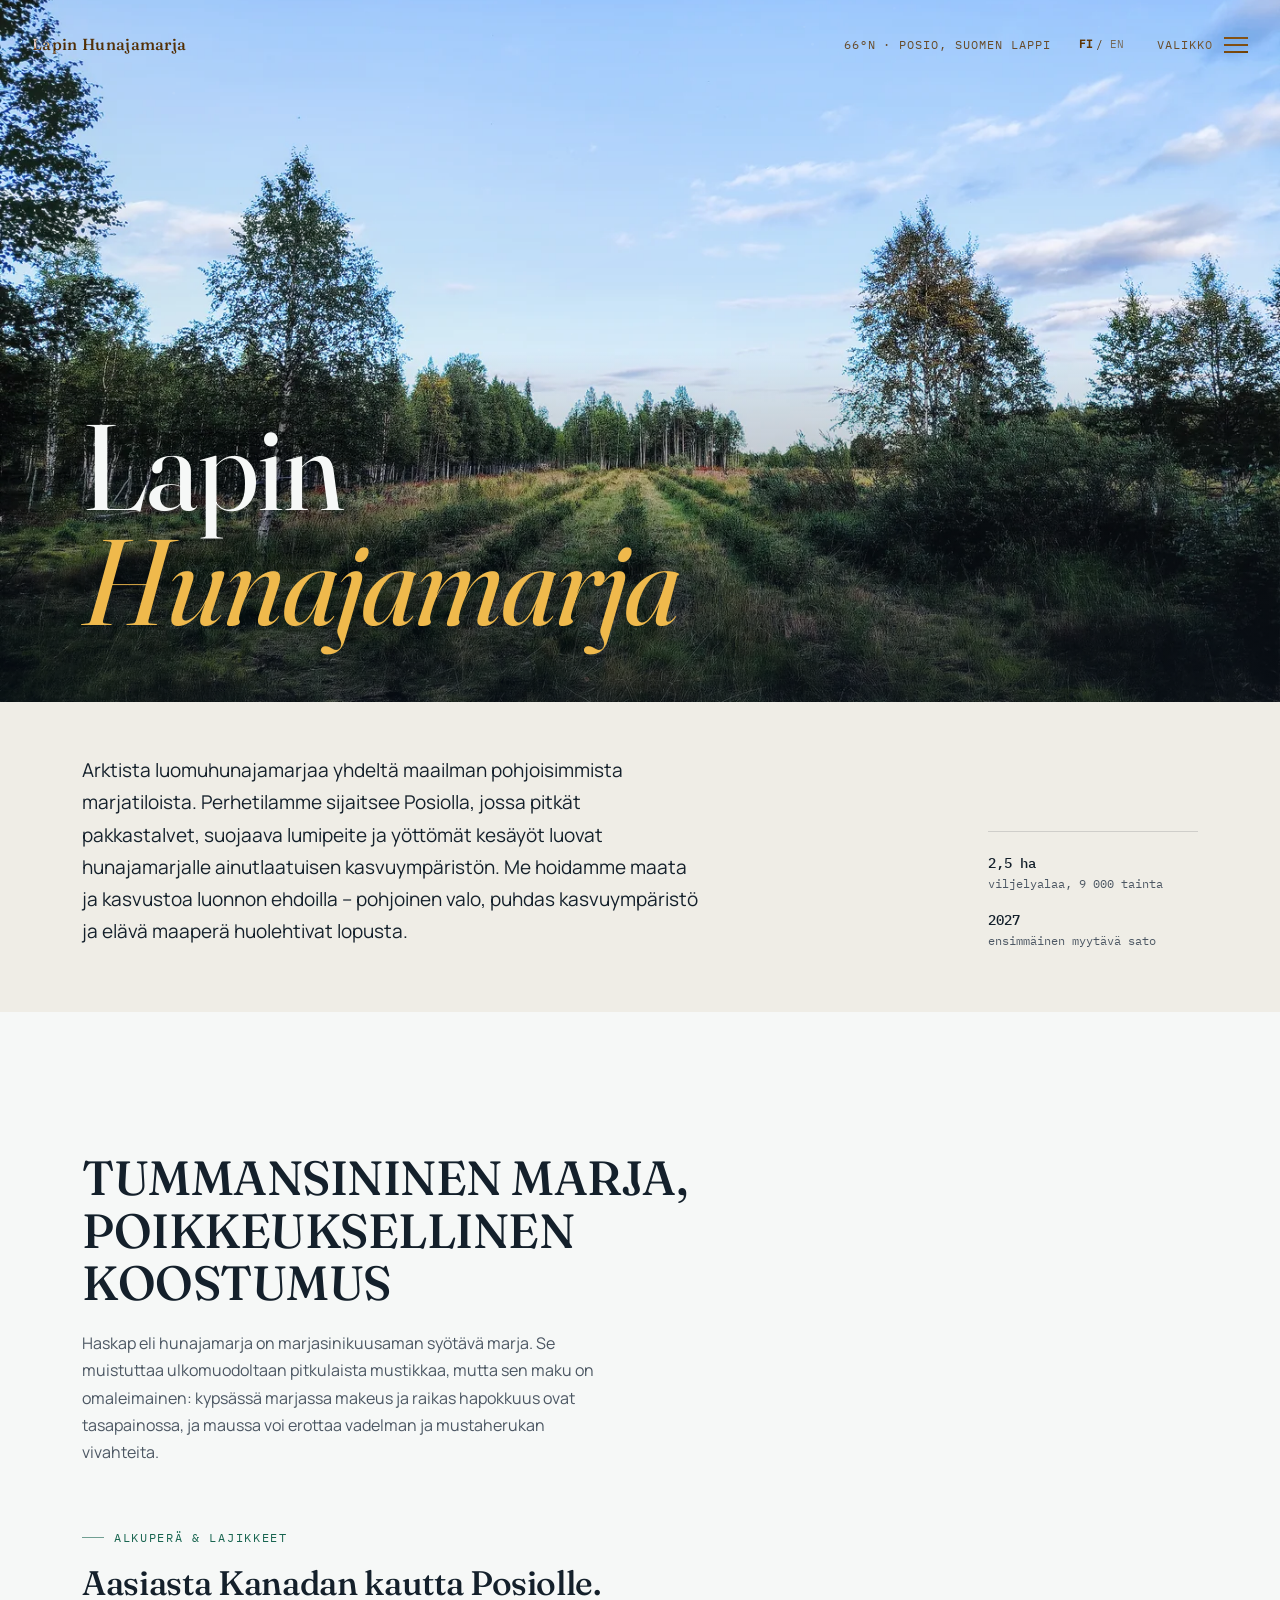
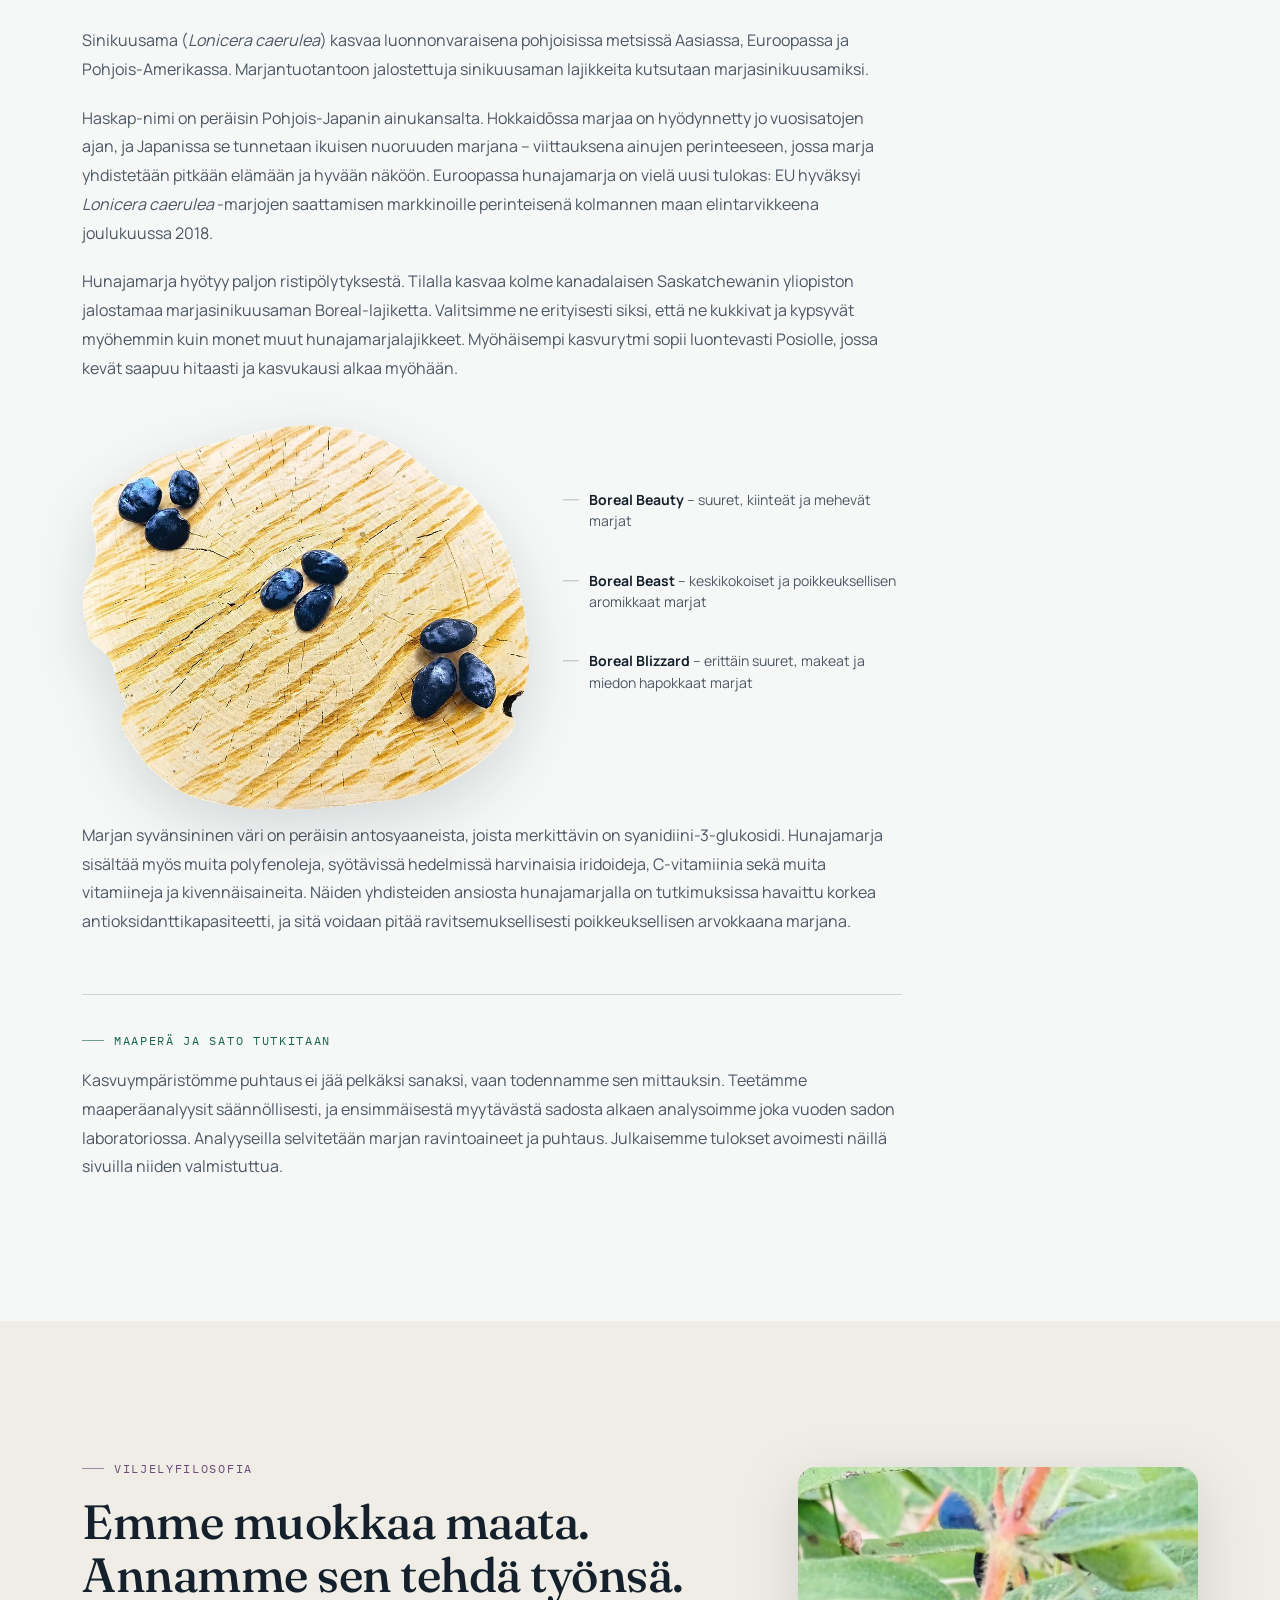
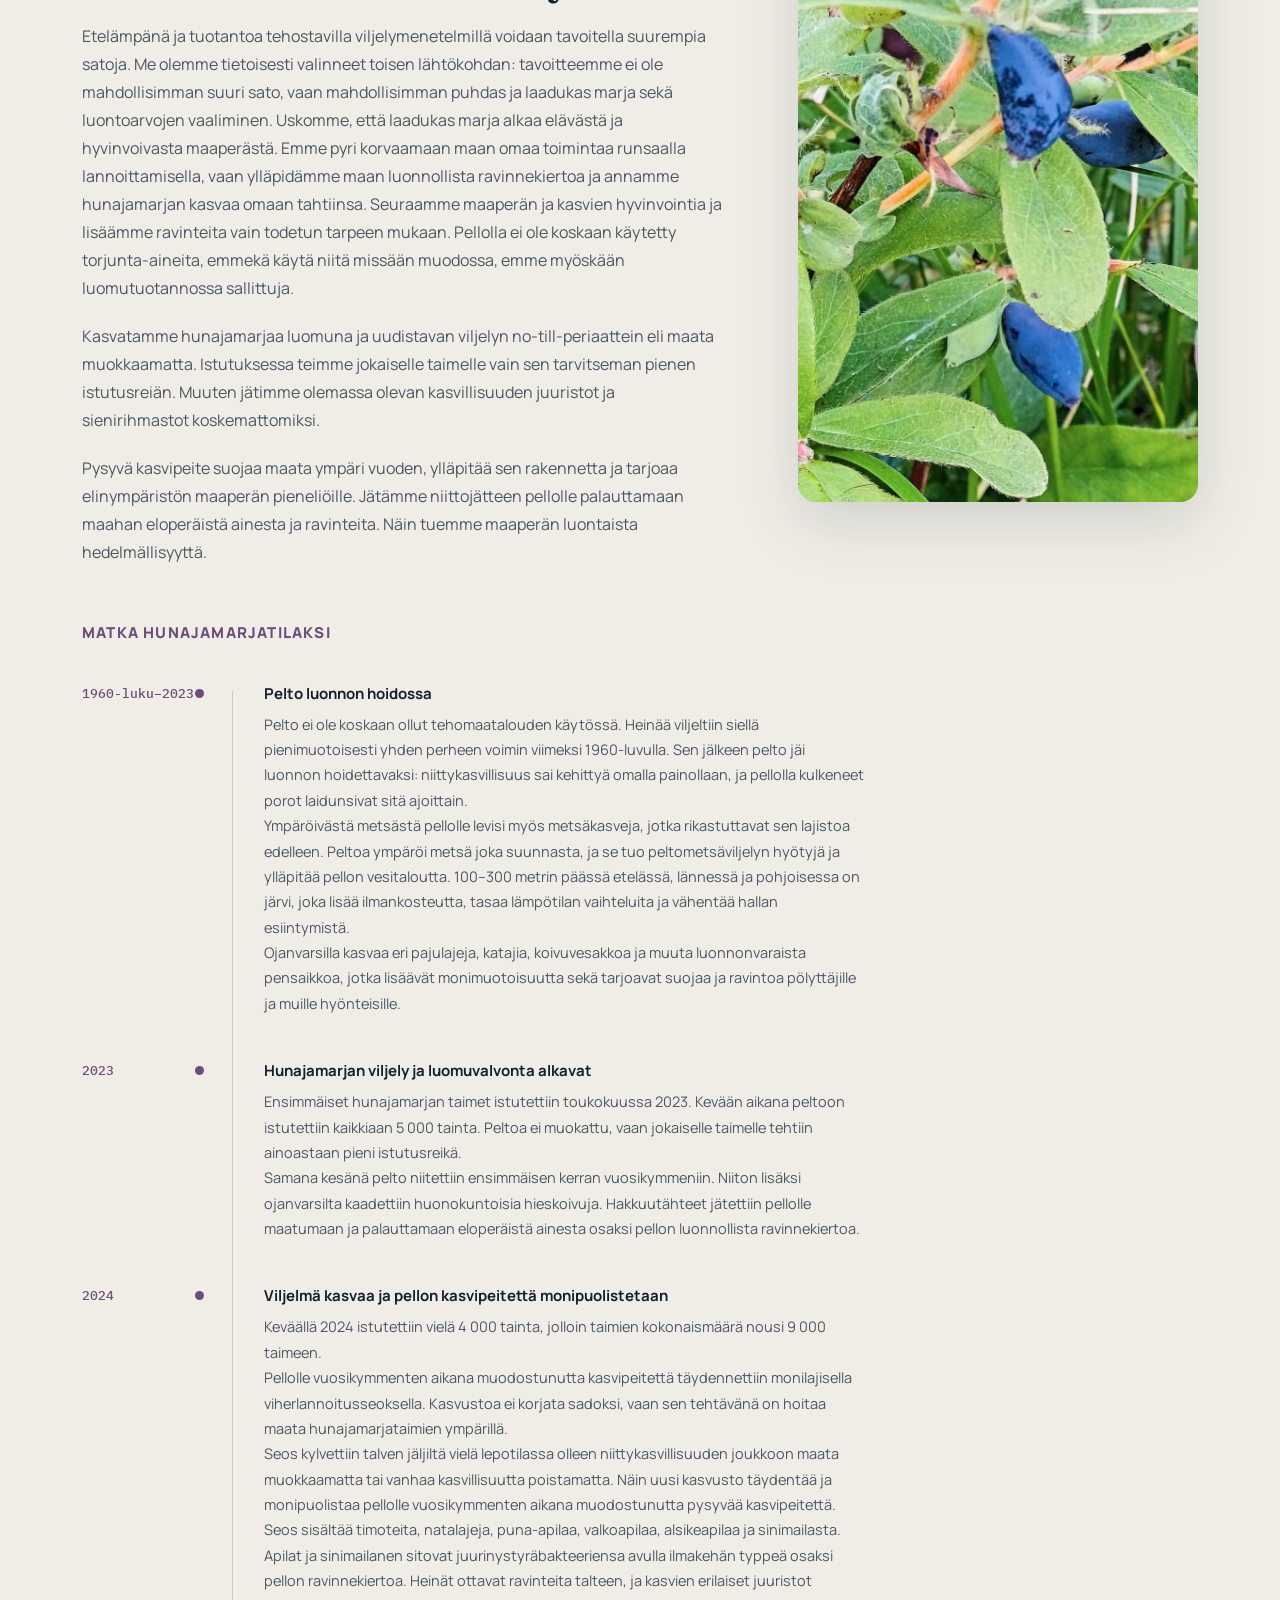
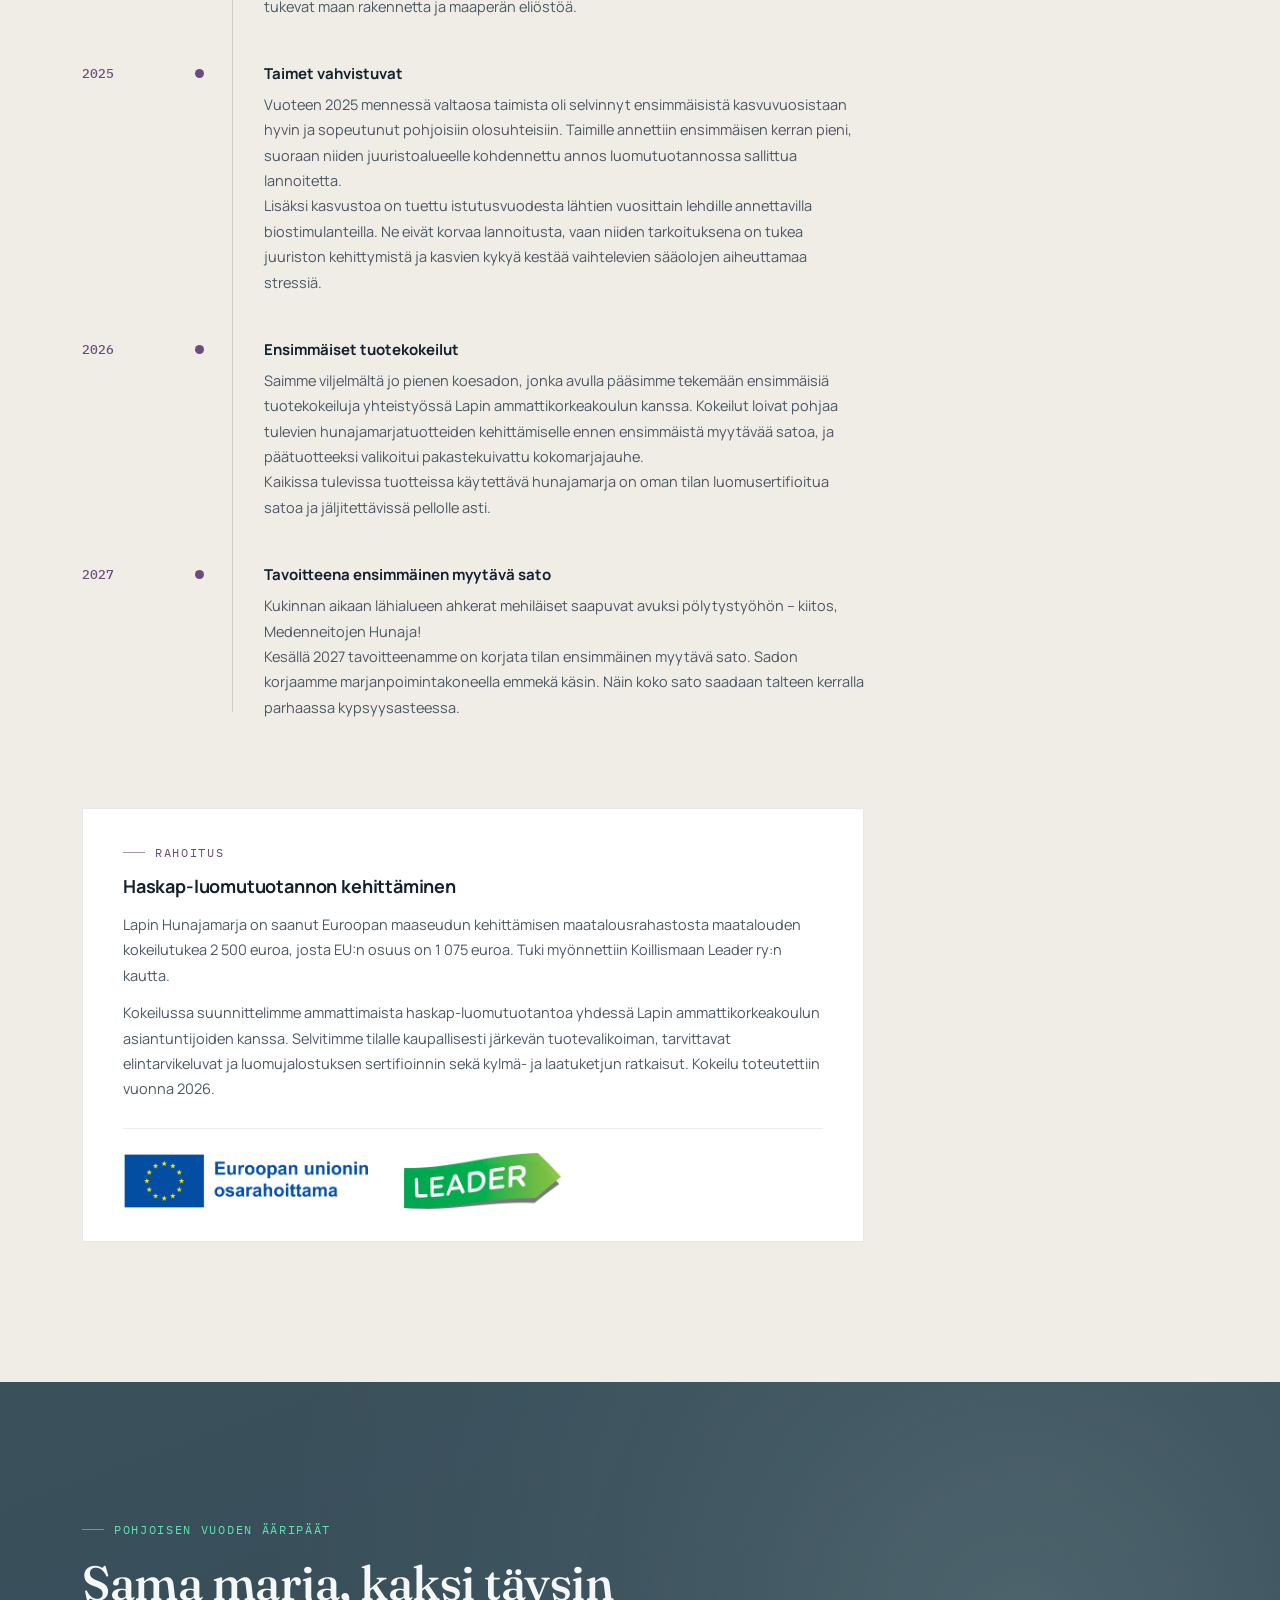
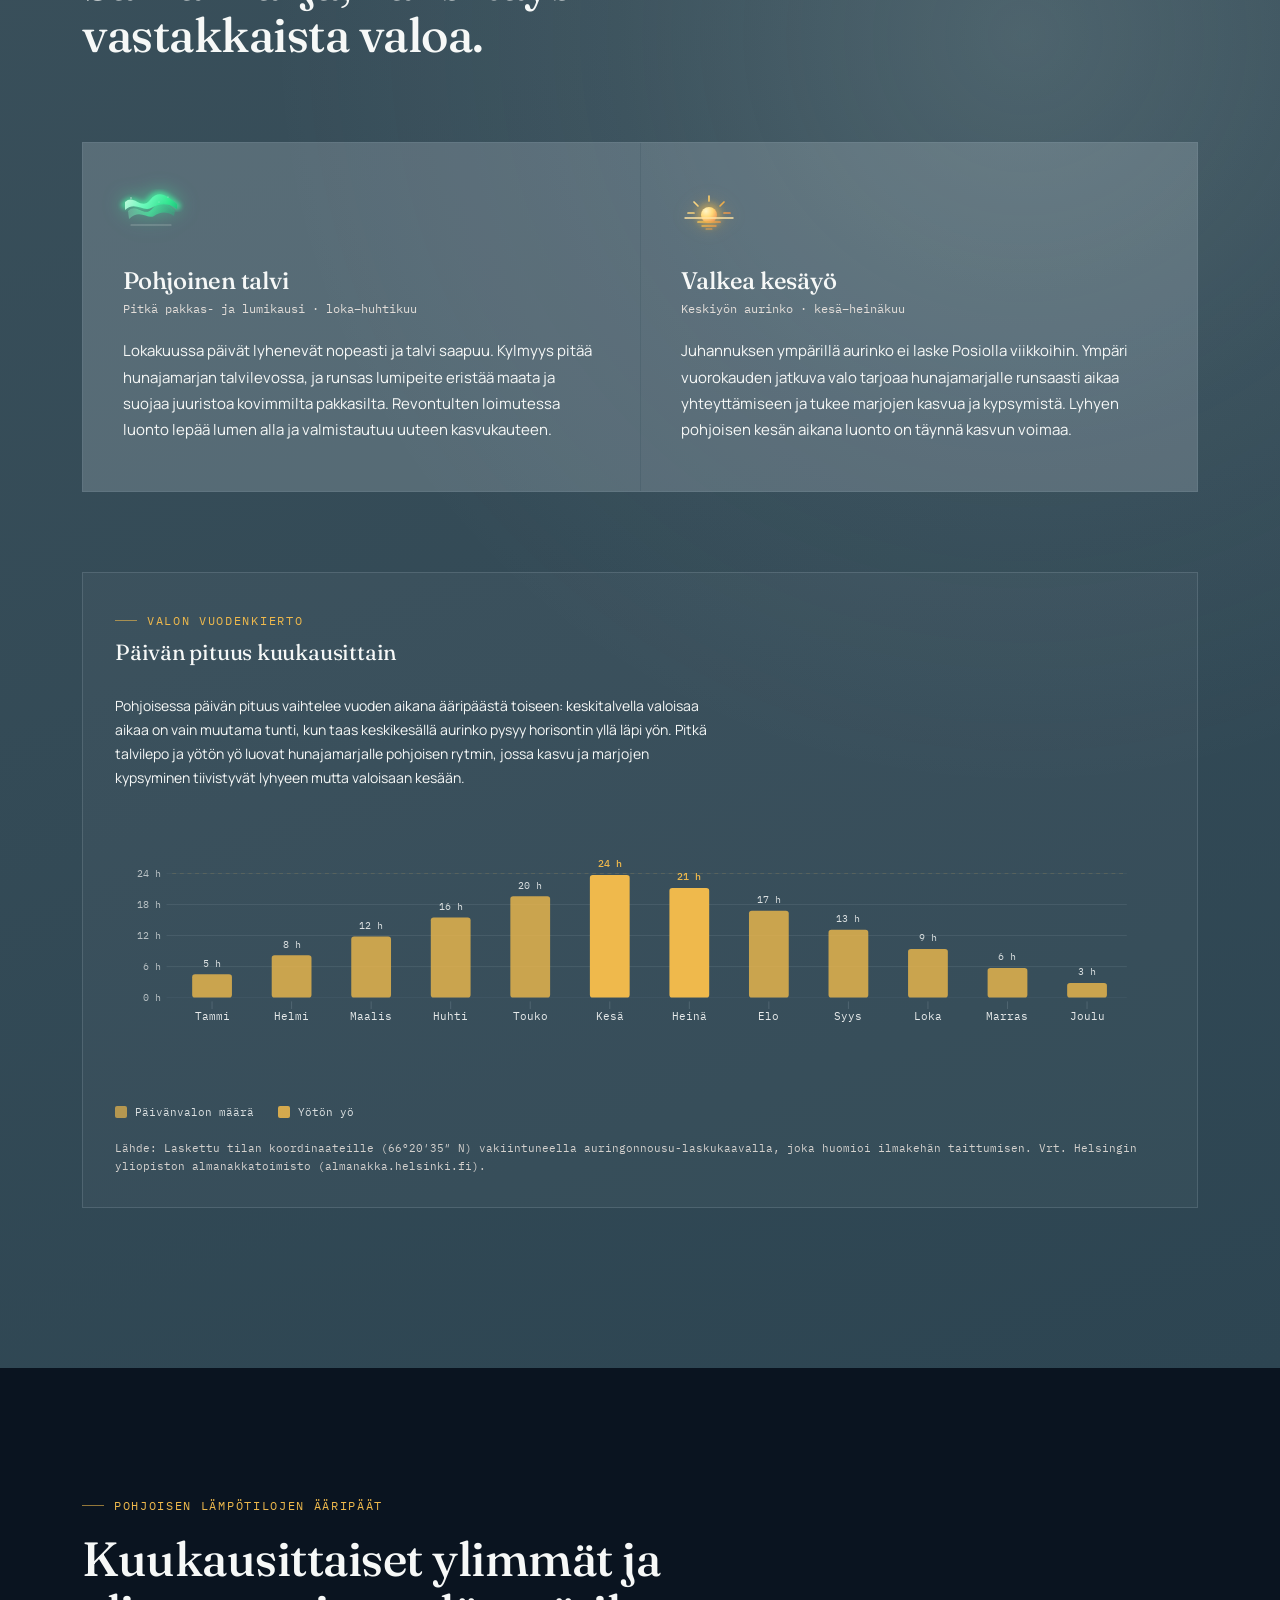
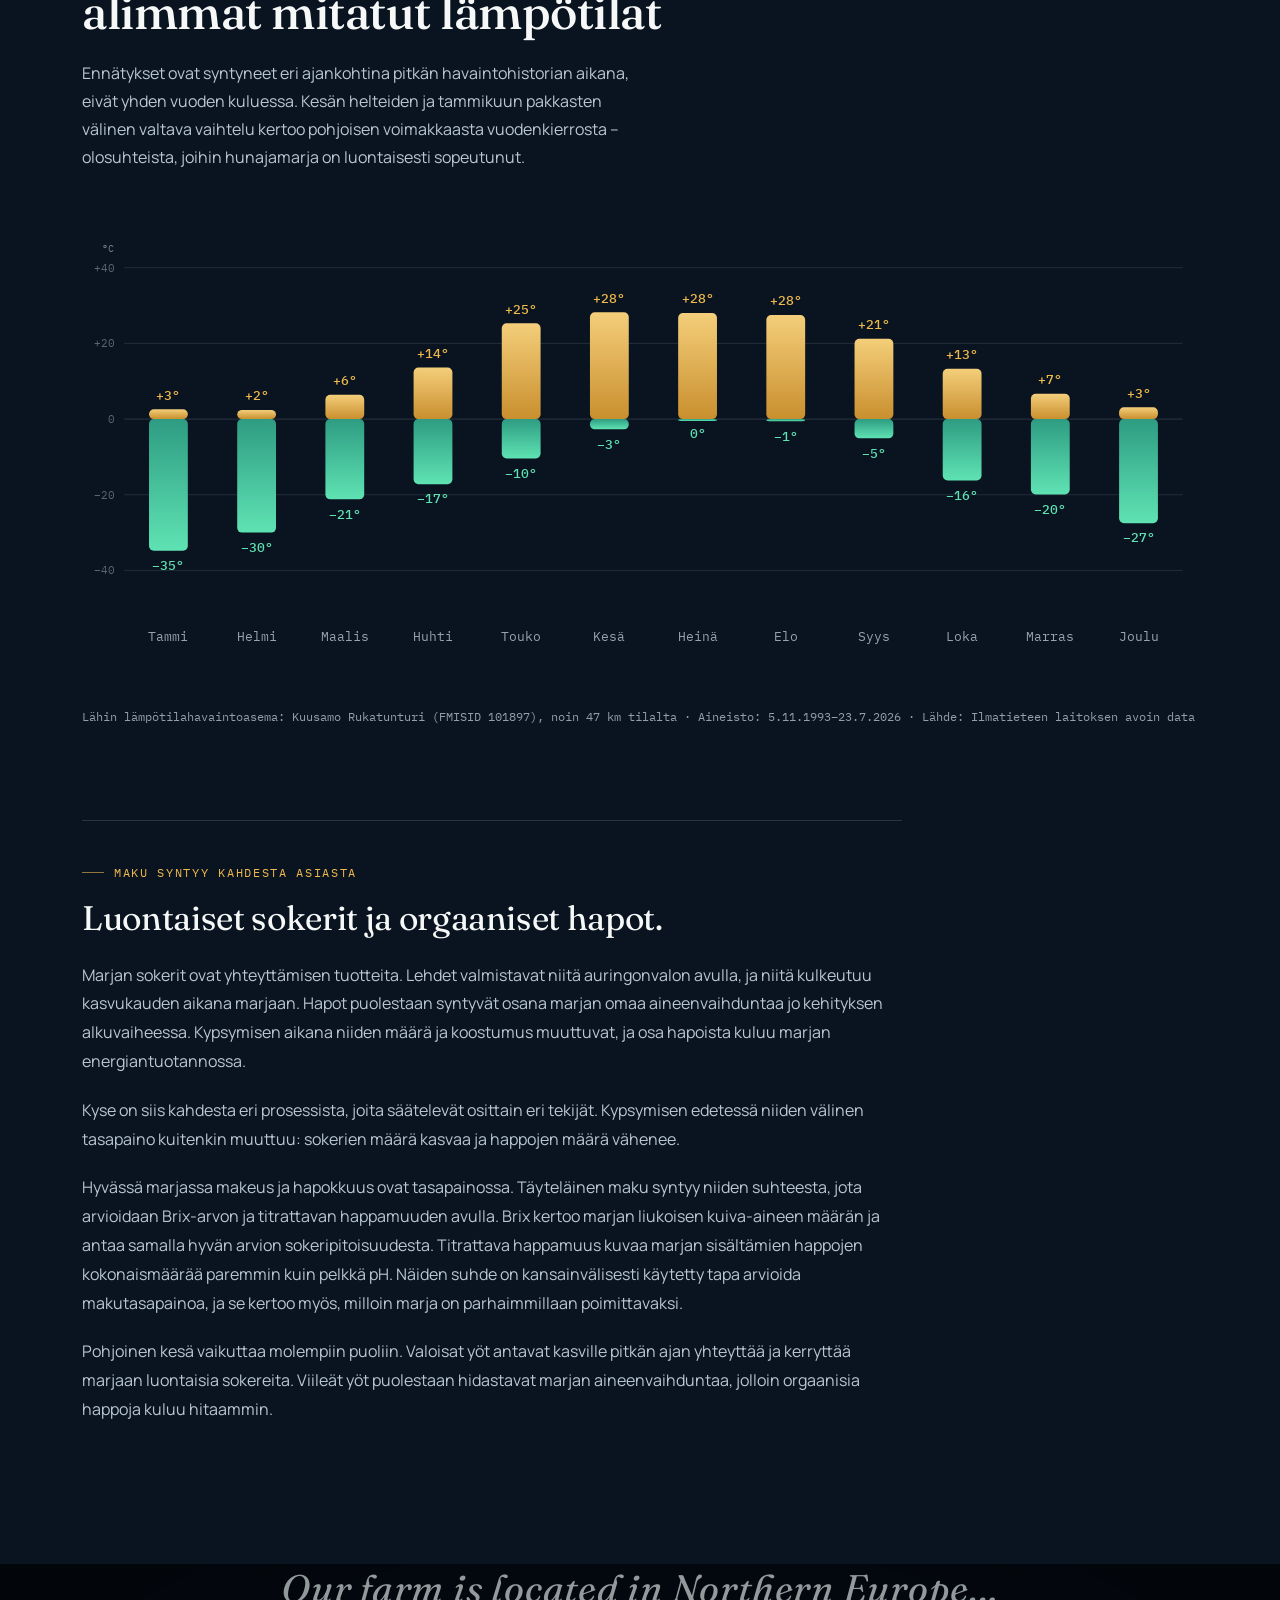
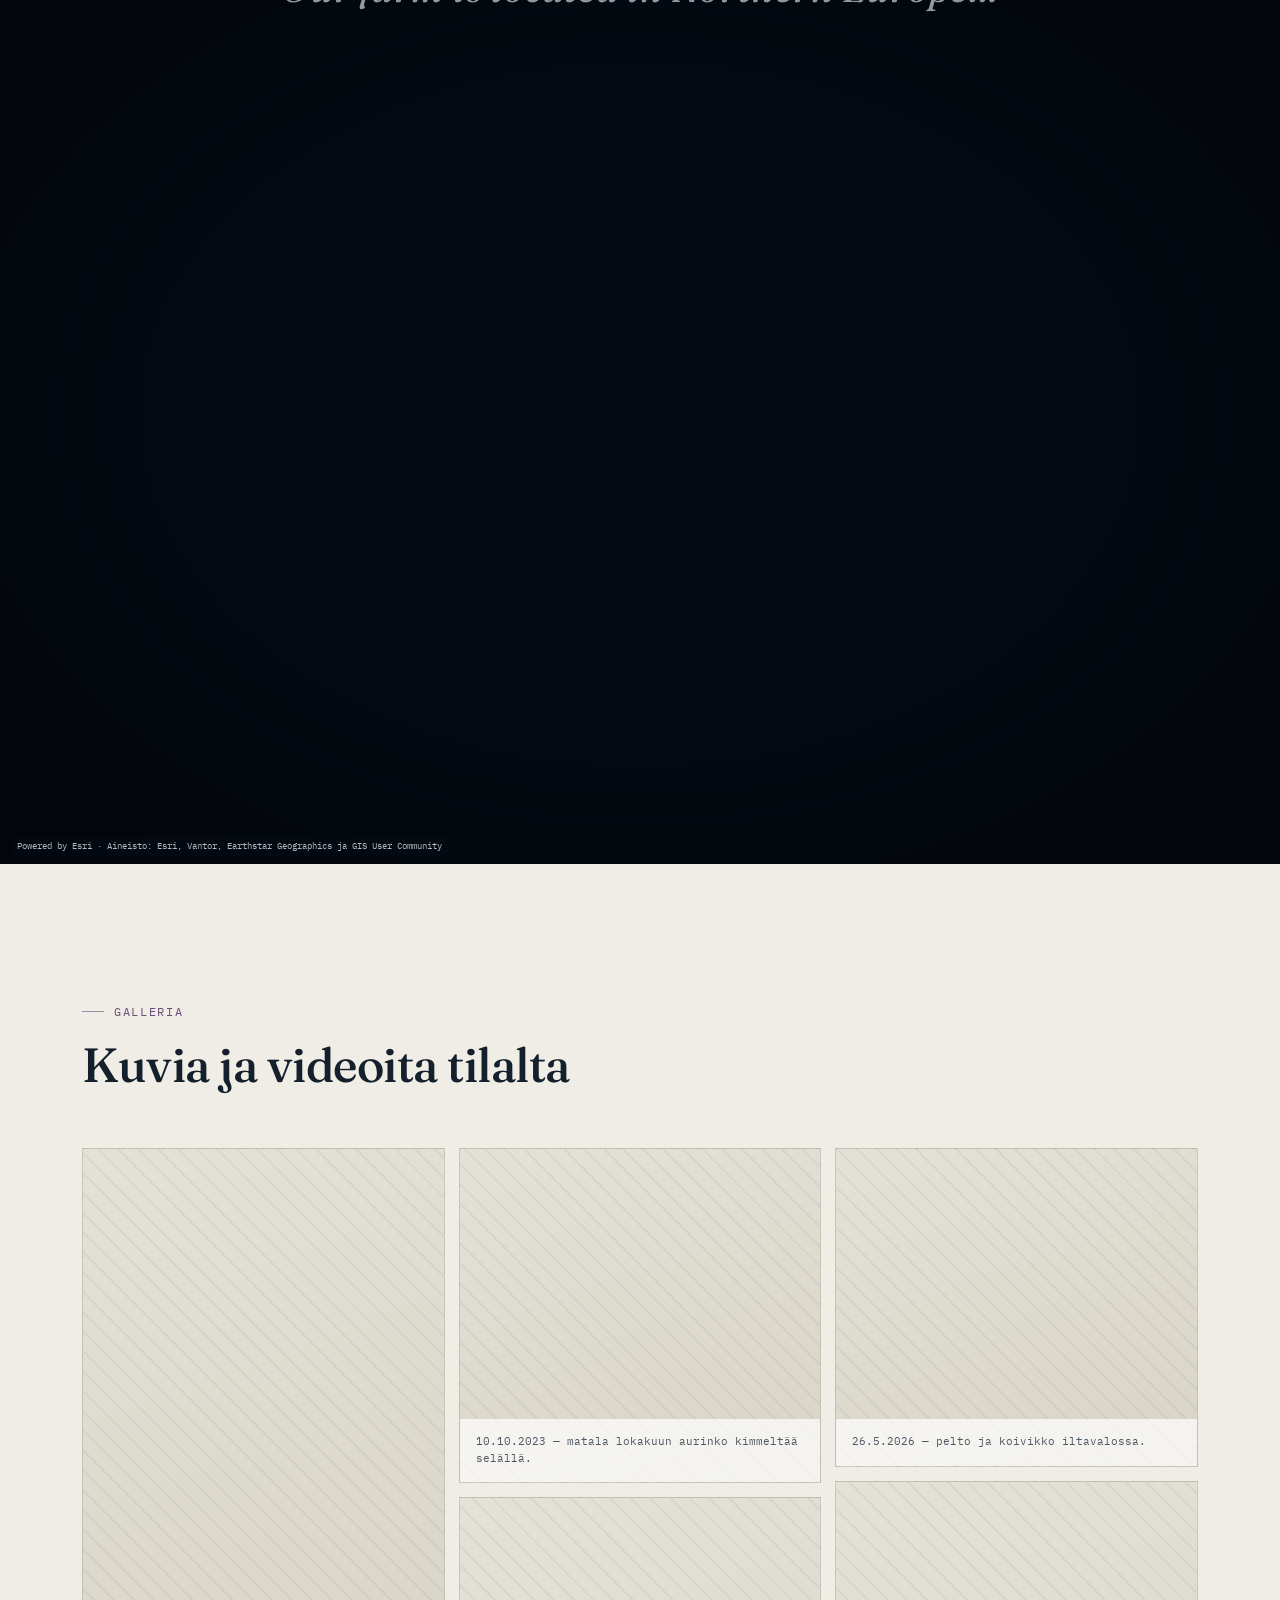
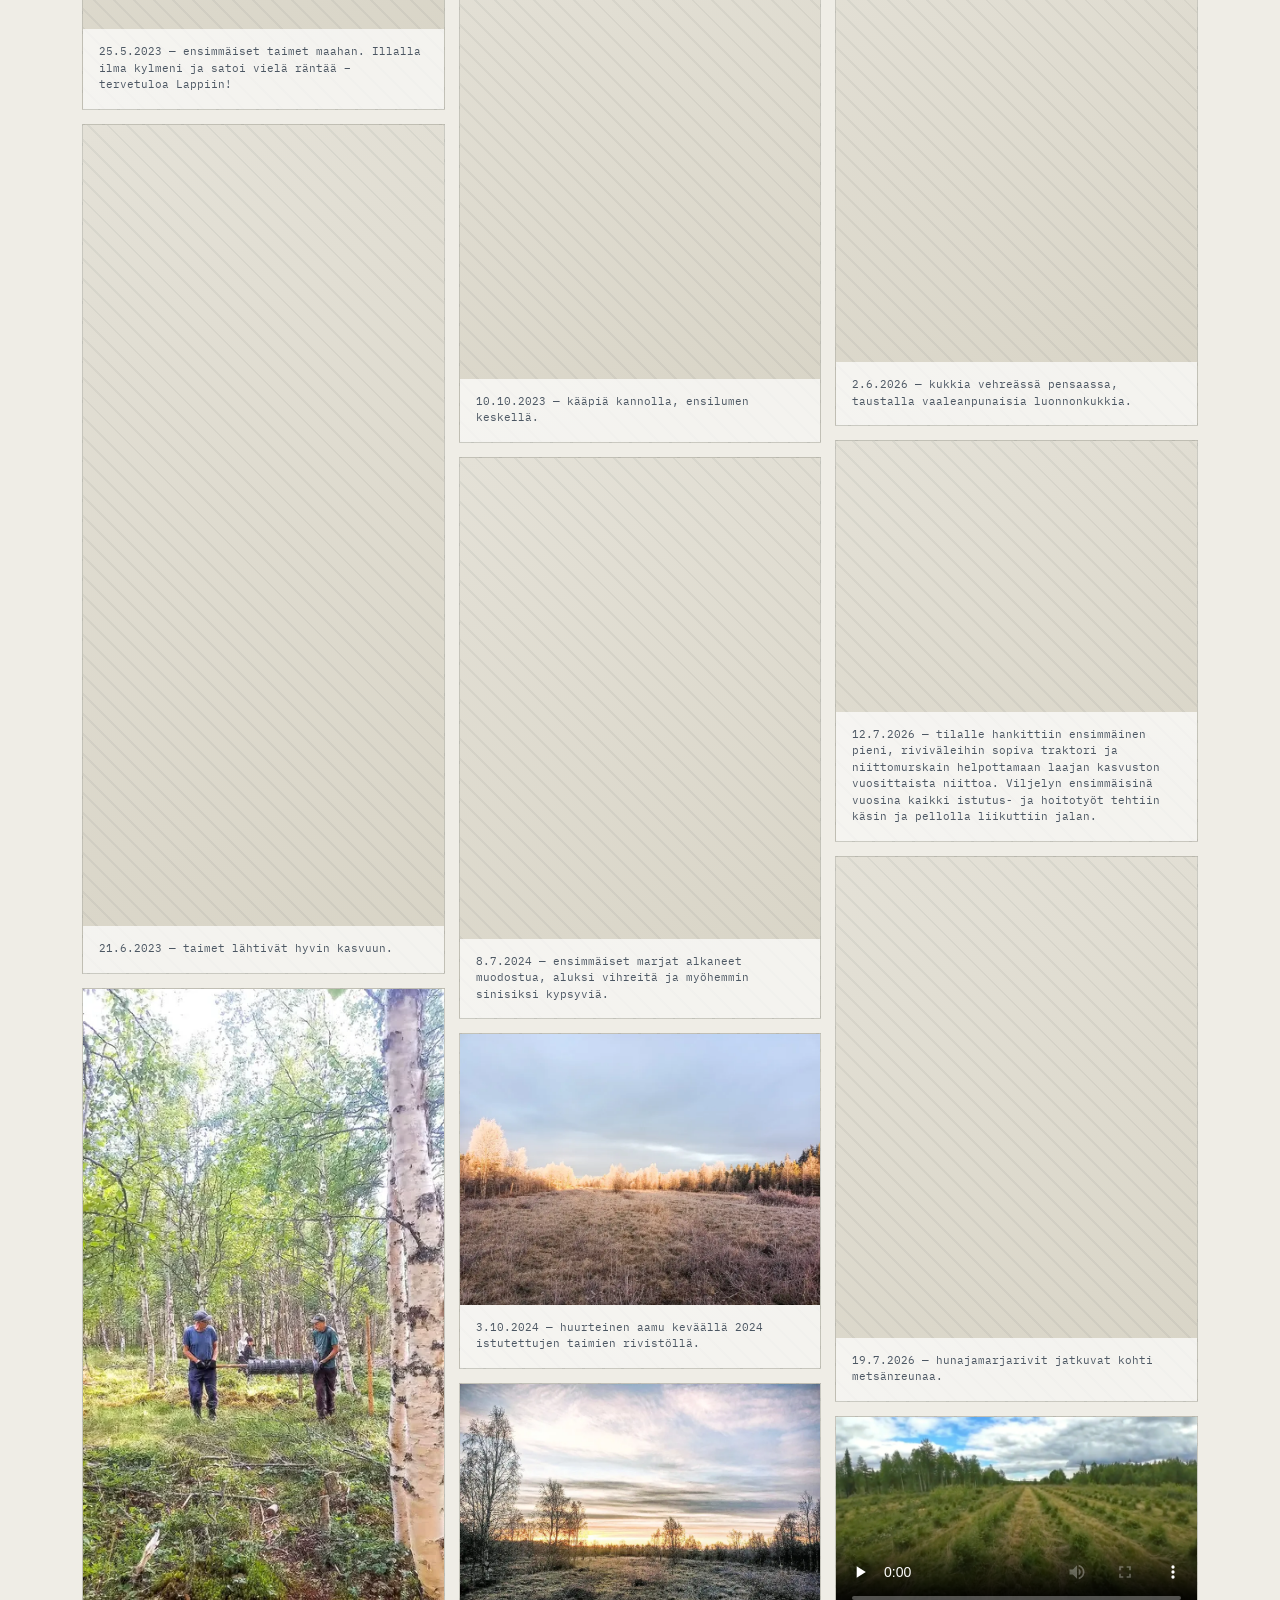
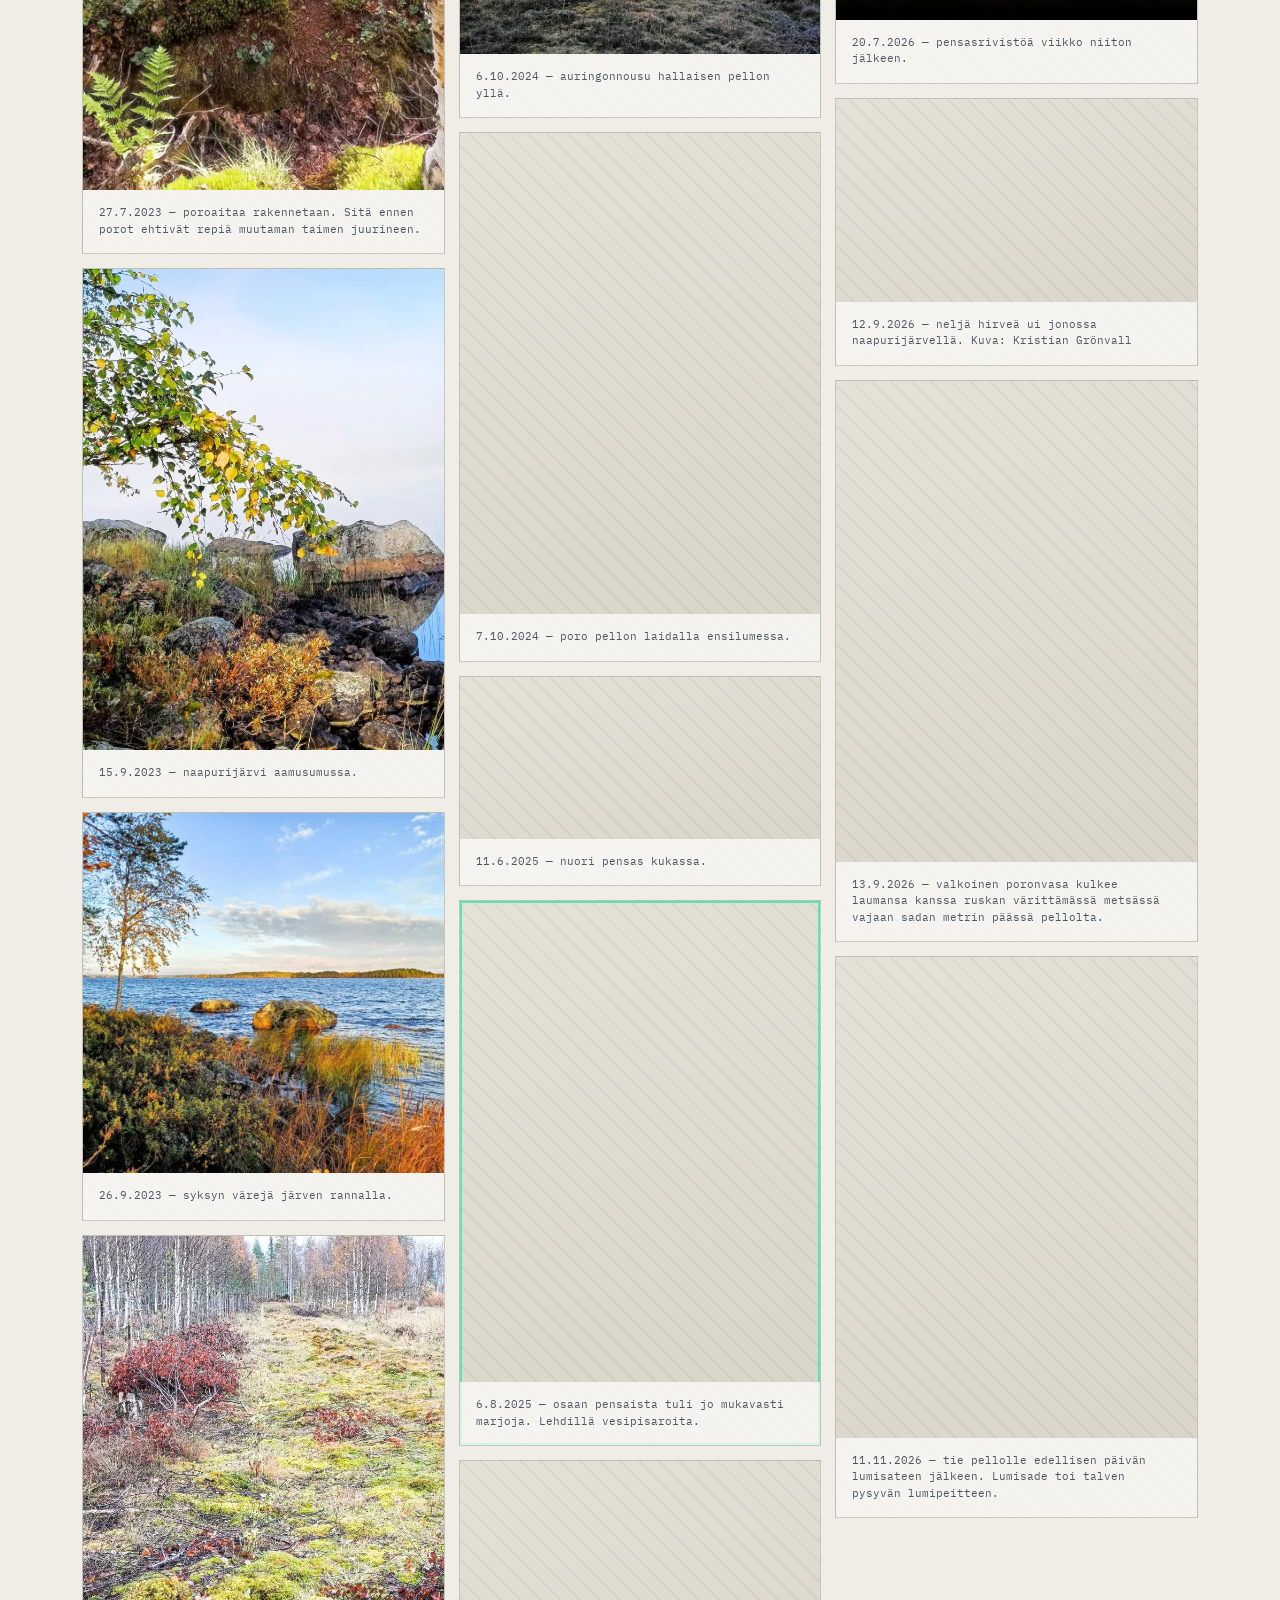
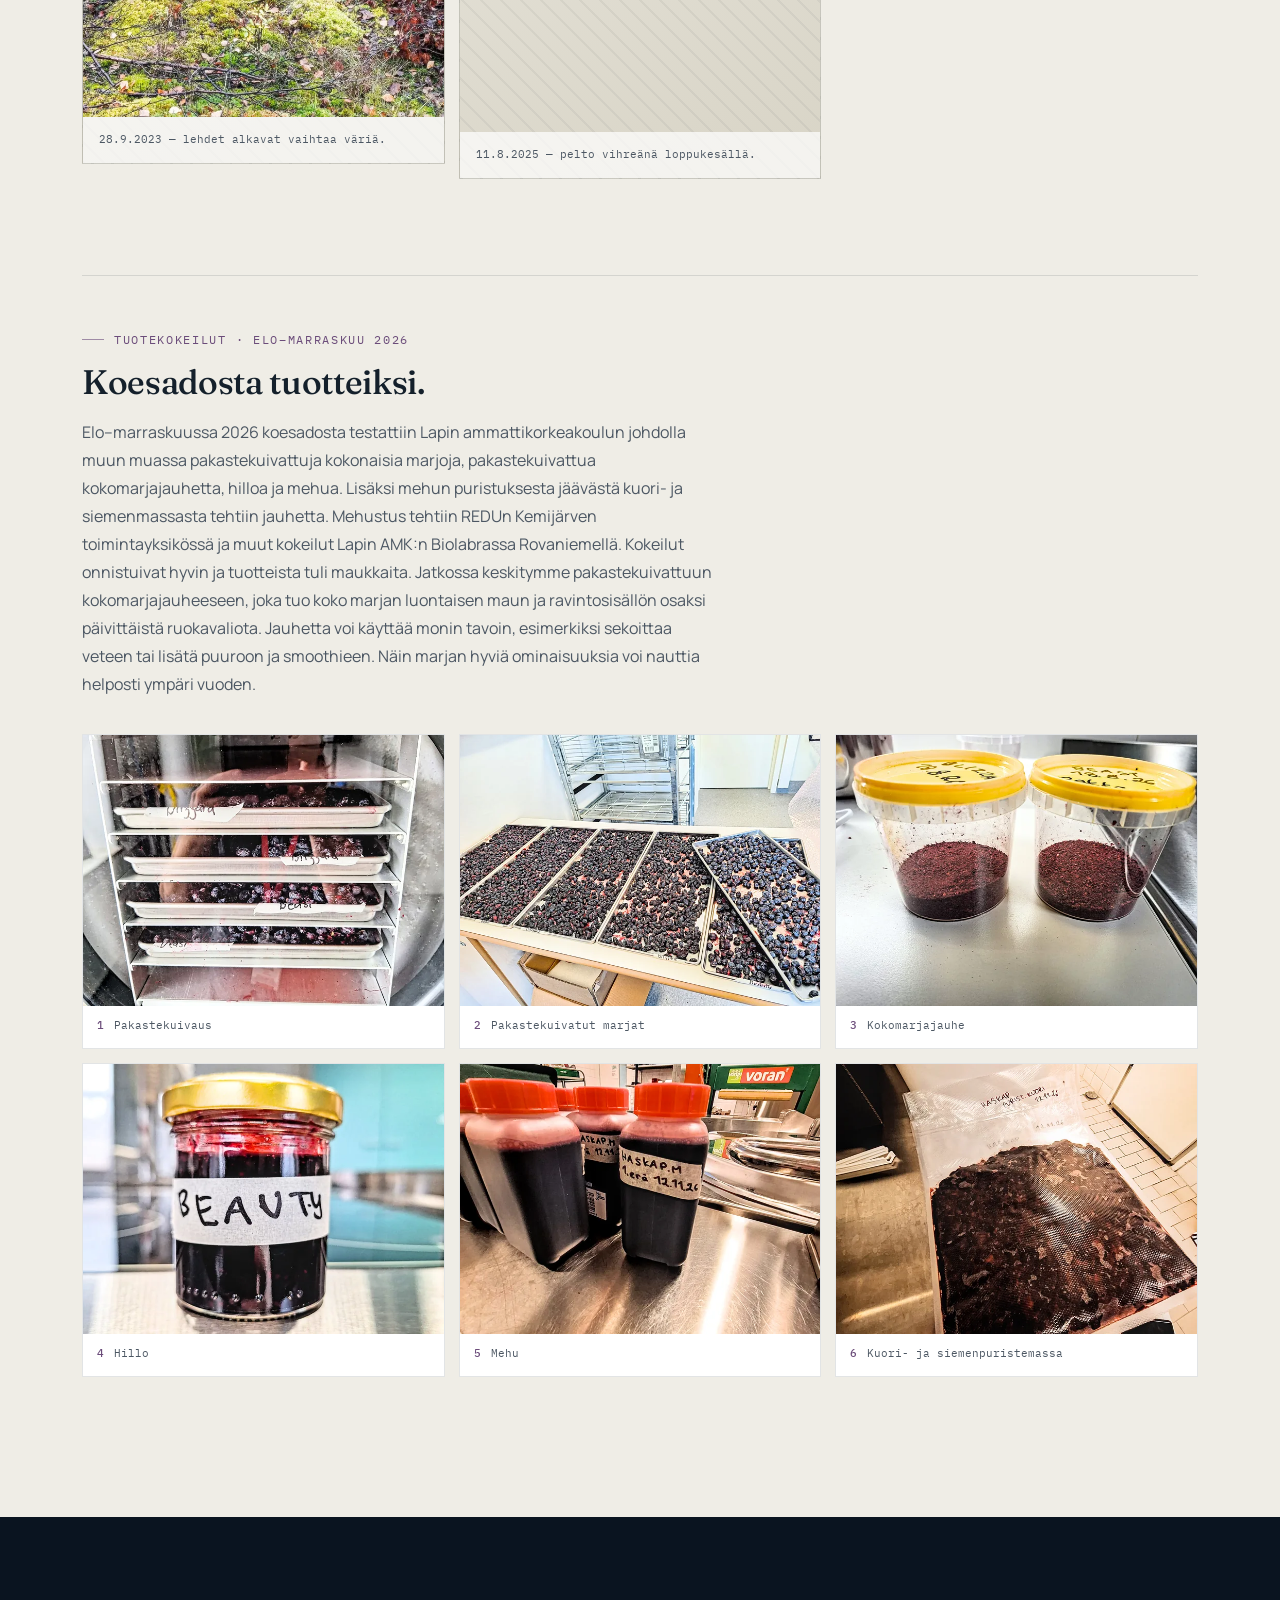
<file: index.html>
<!DOCTYPE html>
<html lang="fi">
<head>
<meta charset="UTF-8">
<meta name="viewport" content="width=device-width, initial-scale=1.0">
<title>Lapin Hunajamarja — Posio, Suomen Lappi</title>
<meta name="description" content="Yksi maailman pohjoisimmista luomuhunajamarjatiloista Posiolla, Suomen Lapissa. Pitkät pakkastalvet ja yötön kesä luovat marjalle ainutlaatuisen kasvupaikan.">
<link rel="canonical" href="https://lapinhunajamarja.fi/">
<link rel="alternate" hreflang="fi" href="https://lapinhunajamarja.fi/">
<link rel="alternate" hreflang="en" href="https://lapinhunajamarja.fi/en/">
<link rel="alternate" hreflang="x-default" href="https://lapinhunajamarja.fi/">
<link rel="icon" type="image/svg+xml" href="data:image/svg+xml,%3Csvg xmlns='http://www.w3.org/2000/svg' viewBox='0 0 64 64'%3E%3Crect width='64' height='64' rx='14' fill='%230A1420'/%3E%3Ccircle cx='26' cy='30' r='11' fill='%235FE3B3'/%3E%3Ccircle cx='40' cy='38' r='11' fill='%232E9C82'/%3E%3C/svg%3E">
<meta name="theme-color" content="#0A1420">
<meta property="og:type" content="website">
<meta property="og:site_name" content="Lapin Hunajamarja">
<meta property="og:title" content="Lapin Hunajamarja — Posio, Suomen Lappi">
<meta property="og:description" content="Lapin Hunajamarja on yksi maailman pohjoisimmista luomuhunajamarjatiloista, Posiolla Suomen Lapissa. Pitkät pakkastalvet ja yötön kesäyö luovat marjalle ainutlaatuisen kasvuympäristön.">
<meta property="og:url" content="https://lapinhunajamarja.fi/">
<meta property="og:locale" content="fi_FI">
<meta property="og:locale:alternate" content="en_GB">
<meta property="og:image" content="https://lapinhunajamarja.fi/assets/social/og-lapin-hunajamarja.jpg">
<meta property="og:image:type" content="image/jpeg">
<meta property="og:image:width" content="1200">
<meta property="og:image:height" content="630">
<meta property="og:image:alt" content="Hunajamarjapelto ja koivikkoa aamuvalossa Posiolla">
<meta name="twitter:card" content="summary_large_image">
<meta name="twitter:title" content="Lapin Hunajamarja — Posio, Suomen Lappi">
<meta name="twitter:description" content="Lapin Hunajamarja on yksi maailman pohjoisimmista luomuhunajamarjatiloista, Posiolla Suomen Lapissa.">
<meta name="twitter:image" content="https://lapinhunajamarja.fi/assets/social/og-lapin-hunajamarja.jpg">
<meta name="twitter:image:alt" content="Hunajamarjapelto ja koivikkoa aamuvalossa Posiolla">

<!-- Hero-kuva on sivun LCP-elementti: kerrotaan selaimelle heti, ei odoteta skriptia.
     sizes-arvo rajaa mobiilin pikselitiheyden jarkevaksi (kuva on tummennusgradientin alla). -->
<link rel="preload" as="image" fetchpriority="high"
      href="assets/hero/hero-800.webp"
      imagesrcset="assets/hero/hero-800.webp 800w, assets/hero/hero-1100.webp 1100w, assets/hero/hero-1400.webp 1400w, assets/hero/hero-1900.webp 1900w"
      imagesizes="(max-width:700px) 85vw, 100vw">

<script>document.documentElement.classList.add('js');</script>

<noscript><style>
  /* Karttapallo ja kaaviot piirretaan JavaScriptilla — ilman sita ne olisivat tyhjia laatikoita. */
  #map-section,#tempChart,#daylightTimeline{display:none;}
</style></noscript>
<link rel="apple-touch-icon" sizes="180x180" href="assets/icons/apple-touch-icon.png">
<link rel="manifest" href="site.webmanifest">
<link rel="preload" as="font" type="font/woff2" crossorigin href="assets/fonts/fraunces-latin-standard-normal.woff2">
<link rel="preload" as="font" type="font/woff2" crossorigin href="assets/fonts/manrope-latin-wght-normal.woff2">
<link rel="stylesheet" href="assets/site.css">
<script>
/* Kielikohtaiset arvot yhteiselle skriptille (assets/site.js). */
window.SITE = {
  base: '',
  globe: {
    name: 'Lapin Hunajamarja',
    loadError: 'Karttapalloa ei voitu ladata'
  },
  charts: {
    monthsLong:  ['Tammi','Helmi','Maalis','Huhti','Touko','Kesä','Heinä','Elo','Syys','Loka','Marras','Joulu']
  }
};
</script>
<script type="application/ld+json">
{
  "@context": "https://schema.org",
  "@graph": [
    {
      "@type": "WebSite",
      "@id": "https://lapinhunajamarja.fi/#website",
      "url": "https://lapinhunajamarja.fi/",
      "name": "Lapin Hunajamarja",
      "inLanguage": "fi-FI",
      "publisher": { "@id": "https://lapinhunajamarja.fi/#org" }
    },
    {
      "@type": ["Organization", "LocalBusiness"],
      "@id": "https://lapinhunajamarja.fi/#org",
      "name": "Lapin Hunajamarja",
      "alternateName": "Arctic Haskap",
      "description": "Luomuhunajamarjatila Posiolla Suomen Lapissa, yksi maailman pohjoisimmista. Ensimmäinen myytävä sato 2027.",
      "url": "https://lapinhunajamarja.fi/",
      "image": "https://lapinhunajamarja.fi/assets/social/og-lapin-hunajamarja.jpg",
      "email": "info@lapinhunajamarja.fi",
      "telephone": "+358449701025",
      "taxID": "1811598-1",
      "identifier": {
        "@type": "PropertyValue",
        "propertyID": "Y-tunnus",
        "value": "1811598-1"
      },
      "foundingDate": "2023",
      "address": {
        "@type": "PostalAddress",
        "addressLocality": "Posio",
        "addressRegion": "Lappi",
        "addressCountry": "FI"
      },
      "geo": {
        "@type": "GeoCoordinates",
        "latitude": 66.343097,
        "longitude": 28.195568
      },
      "knowsLanguage": ["fi", "en"]
    }
  ]
}
</script>
</head>
<body id="top">
<a class="skip-link" href="#main">Siirry sisältöön</a>

<nav id="story" aria-label="Päävalikko">
  <a class="brand" href="#top" aria-label="Lapin Hunajamarja – sivun alkuun">Lapin Hunajamarja</a>
  <div class="nav-meta">
    <span class="coords">66°N · POSIO, SUOMEN LAPPI</span>
    <div class="lang-switch" role="navigation" aria-label="Kielivalinta">
      <span aria-current="page">FI</span><span aria-hidden="true">/</span><a href="en/" lang="en" hreflang="en">EN</a>
    </div>
  </div>
  <button class="nav-toggle" id="nav-toggle" aria-label="Valikko" aria-expanded="false" aria-controls="mobile-menu">
    <span class="nav-toggle-label">Valikko</span>
    <span class="nav-toggle-icon"><span class="bar"></span><span class="bar"></span><span class="bar"></span></span>
  </button>
</nav>
<nav class="mobile-menu" id="mobile-menu" aria-label="Sivun osiot">
  <a href="#science">Hunajamarja</a>
  <a href="#practices">Viljely</a>
  <a href="#seasons">Kasvuolosuhteet</a>
  <a href="#map-section">Sijainti</a>
  <a href="#gallery">Galleria</a>
  <a href="#trailcam">Riistakamera</a>
  <a href="#contact">Yhteys</a>
  <span class="mobile-menu-coords">66°N · POSIO, SUOMEN LAPPI</span>
</nav>

<main id="main">
<!-- ================= HERO ================= -->
<header class="hero">
  <div class="hero-photo" id="heroPhoto" aria-hidden="true">
    <img class="hero-photo-main" alt="Hunajamarjapensaiden rivit ja koivikko elokuun iltavalossa Posiossa" width="800" height="600" decoding="async" fetchpriority="high"
         src="assets/hero/hero-800.webp" srcset="assets/hero/hero-800.webp 800w, assets/hero/hero-1100.webp 1100w, assets/hero/hero-1400.webp 1400w, assets/hero/hero-1900.webp 1900w" sizes="(max-width:700px) 85vw, 100vw">
  </div>
  <canvas id="stars"></canvas>
  <svg class="aurora-svg" viewBox="0 0 1200 700" preserveAspectRatio="none" aria-hidden="true">
    <defs>
      <linearGradient id="auroraG1" x1="0" y1="0" x2="0" y2="1">
        <stop offset="0%" stop-color="#8CFFB0" stop-opacity="0"/>
        <stop offset="30%" stop-color="#5CFF8E" stop-opacity="1"/>
        <stop offset="65%" stop-color="#22C97A" stop-opacity="0.7"/>
        <stop offset="100%" stop-color="#22C97A" stop-opacity="0"/>
      </linearGradient>
      <linearGradient id="auroraG2" x1="0" y1="0" x2="0" y2="1">
        <stop offset="0%" stop-color="#D6FF8C" stop-opacity="0"/>
        <stop offset="30%" stop-color="#7CFFA8" stop-opacity="0.95"/>
        <stop offset="100%" stop-color="#2E9C6B" stop-opacity="0"/>
      </linearGradient>
      <linearGradient id="auroraG3" x1="0" y1="0" x2="0" y2="1">
        <stop offset="0%" stop-color="#B285D6" stop-opacity="0"/>
        <stop offset="45%" stop-color="#6FE39E" stop-opacity="0.55"/>
        <stop offset="100%" stop-color="#6B4C7A" stop-opacity="0"/>
      </linearGradient>
      <filter id="auroraBlur" x="-60%" y="-60%" width="220%" height="220%">
        <feGaussianBlur stdDeviation="11"/>
      </filter>
    </defs>
    <g filter="url(#auroraBlur)">
      <path class="ribbon r1" fill="url(#auroraG1)" d="M -100,300 C 80,160 260,360 460,220 S 760,100 960,230 1100,300 1300,240 L 1300,-50 L -100,-50 Z"/>
      <path class="ribbon r2" fill="url(#auroraG2)" d="M -100,400 C 120,250 340,430 540,270 S 820,170 1000,290 1150,350 1300,300 L 1300,-50 L -100,-50 Z"/>
      <path class="ribbon r3" fill="url(#auroraG3)" d="M -100,470 C 160,350 380,490 600,350 S 900,260 1100,370 1200,420 1300,380 L 1300,-50 L -100,-50 Z"/>
    </g>
  </svg>
  <div class="hero-content">
    <h1>Lapin<br><em>Hunajamarja</em></h1>
  </div>
</header>

<section class="hero-intro">
  <div class="wrap">
    <p class="hero-sub">Arktista luomuhunajamarjaa yhdeltä maailman pohjoisimmista marjatiloista. Perhetilamme sijaitsee Posiolla, jossa pitkät pakkastalvet, suojaava lumipeite ja yöttömät kesäyöt luovat hunajamarjalle ainutlaatuisen kasvuympäristön. Me hoidamme maata ja kasvustoa luonnon ehdoilla – pohjoinen valo, puhdas kasvuympäristö ja elävä maaperä huolehtivat lopusta.</p>
    <div class="hero-meta">
      <div><strong>2,5 ha</strong>viljelyalaa, 9 000 tainta</div>
      <div><strong>2027</strong>ensimmäinen myytävä sato</div>
    </div>
  </div>
</section>

<!-- ================= SCIENCE ================= -->
<section class="science" id="science">
  <div class="wrap">
    <div class="science-head reveal">
      <h2>TUMMANSININEN MARJA, POIKKEUKSELLINEN KOOSTUMUS</h2>
      <p>Haskap eli hunajamarja on marjasinikuusaman syötävä marja. Se muistuttaa ulkomuodoltaan pitkulaista mustikkaa, mutta sen maku on omaleimainen: kypsässä marjassa makeus ja raikas hapokkuus ovat tasapainossa, ja maussa voi erottaa vadelman ja mustaherukan vivahteita.</p>
    </div>

    <div class="science-copy reveal">
      <div class="eyebrow">ALKUPERÄ &amp; LAJIKKEET</div>
      <h3>Aasiasta Kanadan kautta Posiolle.</h3>
      <p>Sinikuusama (<em>Lonicera caerulea</em>) kasvaa luonnonvaraisena pohjoisissa metsissä Aasiassa, Euroopassa ja Pohjois-Amerikassa. Marjantuotantoon jalostettuja sinikuusaman lajikkeita kutsutaan marjasinikuusamiksi.</p>
      <p>Haskap-nimi on peräisin Pohjois-Japanin ainukansalta. Hokkaidōssa marjaa on hyödynnetty jo vuosisatojen ajan, ja Japanissa se tunnetaan ikuisen nuoruuden marjana – viittauksena ainujen perinteeseen, jossa marja yhdistetään pitkään elämään ja hyvään näköön. Euroopassa hunajamarja on vielä uusi tulokas: EU hyväksyi <em>Lonicera caerulea</em> -marjojen saattamisen markkinoille perinteisenä kolmannen maan elintarvikkeena joulukuussa 2018.</p>
      <p>Hunajamarja hyötyy paljon ristipölytyksestä. Tilalla kasvaa kolme kanadalaisen Saskatchewanin yliopiston jalostamaa marjasinikuusaman Boreal-lajiketta. Valitsimme ne erityisesti siksi, että ne kukkivat ja kypsyvät myöhemmin kuin monet muut hunajamarjalajikkeet. Myöhäisempi kasvurytmi sopii luontevasti Posiolle, jossa kevät saapuu hitaasti ja kasvukausi alkaa myöhään.</p>
      <div class="varieties reveal">
        <div class="varieties-photo">
          <img decoding="async" loading="lazy" src="assets/science/lajikkeet-koivupedilla.webp" srcset="assets/science/lajikkeet-koivupedilla-mobile.webp 850w, assets/science/lajikkeet-koivupedilla.webp 1400w" sizes="(max-width: 900px) 92vw, 470px" alt="Kolmen Boreal-lajikkeen marjat koivupedillä: Boreal Beauty vasemmalla ylhäällä, Boreal Beast keskellä ja Boreal Blizzard oikealla alhaalla" width="1400" height="1202">
        </div>
        <ul class="science-varieties">
          <li><strong>Boreal Beauty</strong> – suuret, kiinteät ja mehevät marjat</li>
          <li><strong>Boreal Beast</strong> – keskikokoiset ja poikkeuksellisen aromikkaat marjat</li>
          <li><strong>Boreal Blizzard</strong> – erittäin suuret, makeat ja miedon hapokkaat marjat</li>
        </ul>
      </div>
      <p>Marjan syvänsininen väri on peräisin antosyaaneista, joista merkittävin on syanidiini-3-glukosidi. Hunajamarja sisältää myös muita polyfenoleja, syötävissä hedelmissä harvinaisia iridoideja, C-vitamiinia sekä muita vitamiineja ja kivennäisaineita. Näiden yhdisteiden ansiosta hunajamarjalla on tutkimuksissa havaittu korkea antioksidanttikapasiteetti, ja sitä voidaan pitää ravitsemuksellisesti poikkeuksellisen arvokkaana marjana.</p>

      <div class="own-harvest">
        <div class="eyebrow">MAAPERÄ JA SATO TUTKITAAN</div>
        <p>Kasvuympäristömme puhtaus ei jää pelkäksi sanaksi, vaan todennamme sen mittauksin. Teetämme maaperäanalyysit säännöllisesti, ja ensimmäisestä myytävästä sadosta alkaen analysoimme joka vuoden sadon laboratoriossa. Analyyseilla selvitetään marjan ravintoaineet ja puhtaus. Julkaisemme tulokset avoimesti näillä sivuilla niiden valmistuttua.</p>
      </div>
    </div>
  </div>
</section>

<!-- ================= PRACTICES / TIMELINE ================= -->
<section class="practices" id="practices">
  <div class="wrap">
    <div class="practices-intro">
      <div class="practices-head reveal">
        <div class="eyebrow">VILJELYFILOSOFIA</div>
        <h2>Emme muokkaa maata. Annamme sen tehdä työnsä.</h2>
        <p>Etelämpänä ja tuotantoa tehostavilla viljelymenetelmillä voidaan tavoitella suurempia satoja. Me olemme tietoisesti valinneet toisen lähtökohdan: tavoitteemme ei ole mahdollisimman suuri sato, vaan mahdollisimman puhdas ja laadukas marja sekä luontoarvojen vaaliminen. Uskomme, että laadukas marja alkaa elävästä ja hyvinvoivasta maaperästä. Emme pyri korvaamaan maan omaa toimintaa runsaalla lannoittamisella, vaan ylläpidämme maan luonnollista ravinnekiertoa ja annamme hunajamarjan kasvaa omaan tahtiinsa. Seuraamme maaperän ja kasvien hyvinvointia ja lisäämme ravinteita vain todetun tarpeen mukaan. Pellolla ei ole koskaan käytetty torjunta-aineita, emmekä käytä niitä missään muodossa, emme myöskään luomutuotannossa sallittuja.</p>
        <p>Kasvatamme hunajamarjaa luomuna ja uudistavan viljelyn no-till-periaattein eli maata muokkaamatta. Istutuksessa teimme jokaiselle taimelle vain sen tarvitseman pienen istutusreiän. Muuten jätimme olemassa olevan kasvillisuuden juuristot ja sienirihmastot koskemattomiksi.</p>
        <p>Pysyvä kasvipeite suojaa maata ympäri vuoden, ylläpitää sen rakennetta ja tarjoaa elinympäristön maaperän pieneliöille. Jätämme niittojätteen pellolle palauttamaan maahan eloperäistä ainesta ja ravinteita. Näin tuemme maaperän luontaista hedelmällisyyttä.</p>
      </div>
      <div class="practices-photo reveal">
        <img decoding="async" loading="lazy" src="assets/practices/hunajamarjat-pensaassa-19-7-2026.webp" srcset="assets/practices/hunajamarjat-pensaassa-19-7-2026-mobile.webp 850w, assets/practices/hunajamarjat-pensaassa-19-7-2026.webp 961w" sizes="(max-width: 900px) 92vw, 400px" alt="Kypsiä hunajamarjoja pensaassa 19.7.2026; oksien välissä kasvaa heinää, koska peltoa ei muokata" width="961" height="1526">
      </div>
      <h3 class="timeline-title reveal">MATKA HUNAJAMARJATILAKSI</h3>
    </div>

    <div class="timeline">
      <div class="timeline-line"></div>
      <div class="t-item reveal">
        <div class="t-year">1960-luku–2023</div>
        <div class="t-body">
          <h4>Pelto luonnon hoidossa</h4>
          <p>Pelto ei ole koskaan ollut tehomaatalouden käytössä. Heinää viljeltiin siellä pienimuotoisesti yhden perheen voimin viimeksi 1960-luvulla. Sen jälkeen pelto jäi luonnon hoidettavaksi: niittykasvillisuus sai kehittyä omalla painollaan, ja pellolla kulkeneet porot laidunsivat sitä ajoittain.</p>
          <p>Ympäröivästä metsästä pellolle levisi myös metsäkasveja, jotka rikastuttavat sen lajistoa edelleen. Peltoa ympäröi metsä joka suunnasta, ja se tuo peltometsäviljelyn hyötyjä ja ylläpitää pellon vesitaloutta. 100–300 metrin päässä etelässä, lännessä ja pohjoisessa on järvi, joka lisää ilmankosteutta, tasaa lämpötilan vaihteluita ja vähentää hallan esiintymistä.</p>
          <p>Ojanvarsilla kasvaa eri pajulajeja, katajia, koivuvesakkoa ja muuta luonnonvaraista pensaikkoa, jotka lisäävät monimuotoisuutta sekä tarjoavat suojaa ja ravintoa pölyttäjille ja muille hyönteisille.</p>
        </div>
      </div>
      <div class="t-item reveal">
        <div class="t-year">2023</div>
        <div class="t-body">
          <h4>Hunajamarjan viljely ja luomuvalvonta alkavat</h4>
          <p>Ensimmäiset hunajamarjan taimet istutettiin toukokuussa 2023. Kevään aikana peltoon istutettiin kaikkiaan 5 000 tainta. Peltoa ei muokattu, vaan jokaiselle taimelle tehtiin ainoastaan pieni istutusreikä.</p>
          <p>Samana kesänä pelto niitettiin ensimmäisen kerran vuosikymmeniin. Niiton lisäksi ojanvarsilta kaadettiin huonokuntoisia hieskoivuja. Hakkuutähteet jätettiin pellolle maatumaan ja palauttamaan eloperäistä ainesta osaksi pellon luonnollista ravinnekiertoa.</p>
        </div>
      </div>
      <div class="t-item reveal">
        <div class="t-year">2024</div>
        <div class="t-body">
          <h4>Viljelmä kasvaa ja pellon kasvipeitettä monipuolistetaan</h4>
          <p>Keväällä 2024 istutettiin vielä 4 000 tainta, jolloin taimien kokonaismäärä nousi 9 000 taimeen.</p>
          <p>Pellolle vuosikymmenten aikana muodostunutta kasvipeitettä täydennettiin monilajisella viherlannoitusseoksella. Kasvustoa ei korjata sadoksi, vaan sen tehtävänä on hoitaa maata hunajamarjataimien ympärillä.</p>
          <p>Seos kylvettiin talven jäljiltä vielä lepotilassa olleen niittykasvillisuuden joukkoon maata muokkaamatta tai vanhaa kasvillisuutta poistamatta. Näin uusi kasvusto täydentää ja monipuolistaa pellolle vuosikymmenten aikana muodostunutta pysyvää kasvipeitettä.</p>
          <p>Seos sisältää timoteita, natalajeja, puna-apilaa, valkoapilaa, alsikeapilaa ja sinimailasta. Apilat ja sinimailanen sitovat juurinystyräbakteeriensa avulla ilmakehän typpeä osaksi pellon ravinnekiertoa. Heinät ottavat ravinteita talteen, ja kasvien erilaiset juuristot tukevat maan rakennetta ja maaperän eliöstöä.</p>
        </div>
      </div>
      <div class="t-item reveal">
        <div class="t-year">2025</div>
        <div class="t-body">
          <h4>Taimet vahvistuvat</h4>
          <p>Vuoteen 2025 mennessä valtaosa taimista oli selvinnyt ensimmäisistä kasvuvuosistaan hyvin ja sopeutunut pohjoisiin olosuhteisiin. Taimille annettiin ensimmäisen kerran pieni, suoraan niiden juuristoalueelle kohdennettu annos luomutuotannossa sallittua lannoitetta.</p>
          <p>Lisäksi kasvustoa on tuettu istutusvuodesta lähtien vuosittain lehdille annettavilla biostimulanteilla. Ne eivät korvaa lannoitusta, vaan niiden tarkoituksena on tukea juuriston kehittymistä ja kasvien kykyä kestää vaihtelevien sääolojen aiheuttamaa stressiä.</p>
        </div>
      </div>
      <div class="t-item reveal">
        <div class="t-year">2026</div>
        <div class="t-body">
          <h4>Ensimmäiset tuotekokeilut</h4>
          <p>Saimme viljelmältä jo pienen koesadon, jonka avulla pääsimme tekemään ensimmäisiä tuotekokeiluja yhteistyössä Lapin ammattikorkeakoulun kanssa. Kokeilut loivat pohjaa tulevien hunajamarjatuotteiden kehittämiselle ennen ensimmäistä myytävää satoa, ja päätuotteeksi valikoitui pakastekuivattu kokomarjajauhe.</p>
          <p>Kaikissa tulevissa tuotteissa käytettävä hunajamarja on oman tilan luomusertifioitua satoa ja jäljitettävissä pellolle asti.</p>
        </div>
      </div>
      <div class="t-item reveal">
        <div class="t-year">2027</div>
        <div class="t-body">
          <h4>Tavoitteena ensimmäinen myytävä sato</h4>
          <p>Kukinnan aikaan lähialueen ahkerat mehiläiset saapuvat avuksi pölytystyöhön – kiitos, Medenneitojen Hunaja!</p>
          <p>Kesällä 2027 tavoitteenamme on korjata tilan ensimmäinen myytävä sato. Sadon korjaamme marjanpoimintakoneella emmekä käsin. Näin koko sato saadaan talteen kerralla parhaassa kypsyysasteessa.</p>
        </div>
      </div>
    </div>

    <aside class="funding reveal" aria-labelledby="funding-title">
      <div class="eyebrow">RAHOITUS</div>
      <h3 id="funding-title">Haskap-luomutuotannon kehittäminen</h3>
      <p>Lapin Hunajamarja on saanut Euroopan maaseudun kehittämisen maatalousrahastosta maatalouden kokeilutukea 2&nbsp;500&nbsp;euroa, josta EU:n osuus on 1&nbsp;075&nbsp;euroa. Tuki myönnettiin Koillismaan Leader ry:n kautta.</p>
      <p>Kokeilussa suunnittelimme ammattimaista haskap-luomutuotantoa yhdessä Lapin ammattikorkeakoulun asiantuntijoiden kanssa. Selvitimme tilalle kaupallisesti järkevän tuotevalikoiman, tarvittavat elintarvikeluvat ja luomujalostuksen sertifioinnin sekä kylmä- ja laatuketjun ratkaisut. Kokeilu toteutettiin vuonna 2026.</p>
      <div class="funding-logos">
        <img decoding="async" loading="lazy" src="assets/eu-osarahoittama.png" alt="Euroopan unionin osarahoittama" width="525" height="120">
        <img decoding="async" loading="lazy" src="assets/leader.png" alt="Leader" width="336" height="120">
      </div>
    </aside>
  </div>
</section>

<!-- ================= SEASONS ================= -->
<section class="seasons" id="seasons">
  <div class="seasons-bg" id="seasonsBg"></div>
  <div class="wrap">
    <div class="seasons-head reveal">
      <div class="eyebrow">POHJOISEN VUODEN ÄÄRIPÄÄT</div>
      <h2>Sama marja, kaksi täysin vastakkaista valoa.</h2>
    </div>

    <div class="season-grid">
      <div class="season-card reveal">
        <svg class="season-icon aurora-icon" viewBox="0 0 56 38" fill="none" aria-hidden="true">
          <defs>
            <linearGradient id="auroraIconGradient" x1="2" y1="3" x2="54" y2="30" gradientUnits="userSpaceOnUse">
              <stop offset="0" stop-color="#D2FFE7"/>
              <stop offset=".34" stop-color="#70FFC0"/>
              <stop offset=".7" stop-color="#32EC92"/>
              <stop offset="1" stop-color="#0FAF70"/>
            </linearGradient>
            <linearGradient id="auroraIconGradientTwo" x1="5" y1="7" x2="50" y2="31" gradientUnits="userSpaceOnUse">
              <stop offset="0" stop-color="#A3FFD4" stop-opacity=".26"/>
              <stop offset=".5" stop-color="#45F2A1" stop-opacity=".92"/>
              <stop offset="1" stop-color="#19C57D" stop-opacity=".3"/>
            </linearGradient>
            <filter id="auroraIconBlur" x="-30%" y="-50%" width="160%" height="200%">
              <feGaussianBlur stdDeviation="2.3"/>
            </filter>
          </defs>
          <path class="aurora-glow" d="M2 12C11 1 18 20 27 8S44 5 54 13" stroke="#42FFA4" stroke-width="8" stroke-linecap="round" opacity=".56" filter="url(#auroraIconBlur)"/>
          <path class="aurora-sheet-one" d="M2 9C11 0 18 18 27 7S44 3 54 11L54 16C44 9 36 11 28 15S12 8 2 17Z" fill="url(#auroraIconGradient)" opacity=".9"/>
          <path class="aurora-sheet-two" d="M5 18C14 9 21 26 30 15S45 12 52 18L51 23C43 18 37 19 31 23S17 15 6 26Z" fill="url(#auroraIconGradientTwo)" opacity=".76"/>
          <circle cx="8" cy="5" r=".8" fill="#F6F8F7" opacity=".7"/>
          <circle cx="45" cy="4" r=".6" fill="#F6F8F7" opacity=".55"/>
          <circle cx="36" cy="9" r=".5" fill="#F6F8F7" opacity=".5"/>
          <path d="M8 32H48" stroke="#D7E2DF" stroke-opacity=".38" stroke-width="1.1" stroke-linecap="round"/>
        </svg>
        <h3>Pohjoinen talvi</h3>
        <span class="season-date">Pitkä pakkas- ja lumikausi · loka–huhtikuu</span>
        <p>Lokakuussa päivät lyhenevät nopeasti ja talvi saapuu. Kylmyys pitää hunajamarjan talvilevossa, ja runsas lumipeite eristää maata ja suojaa juuristoa kovimmilta pakkasilta. Revontulten loimutessa luonto lepää lumen alla ja valmistautuu uuteen kasvukauteen.</p>
      </div>
      <div class="season-card reveal">
        <svg class="season-icon sunset-icon" viewBox="0 0 56 40" fill="none" aria-hidden="true">
          <defs>
            <radialGradient id="sunsetDiscGradient" cx="0" cy="0" r="1" gradientTransform="translate(25 19) rotate(45) scale(15)" gradientUnits="userSpaceOnUse">
              <stop offset="0" stop-color="#FFF5C7"/>
              <stop offset=".44" stop-color="#FFD978"/>
              <stop offset="1" stop-color="#E9824D"/>
            </radialGradient>
            <linearGradient id="sunsetIconGradient" x1="8" y1="7" x2="47" y2="35" gradientUnits="userSpaceOnUse">
              <stop offset="0" stop-color="#FFE19A"/>
              <stop offset=".52" stop-color="#EFB94C"/>
              <stop offset="1" stop-color="#E6814A"/>
            </linearGradient>
            <filter id="sunsetIconBlur" x="-80%" y="-80%" width="260%" height="260%">
              <feGaussianBlur stdDeviation="3"/>
            </filter>
          </defs>
          <circle class="sun-glow" cx="28" cy="23" r="12" fill="#EFB94C" opacity=".45" filter="url(#sunsetIconBlur)"/>
          <circle class="sun-disc" cx="28" cy="23" r="8" fill="url(#sunsetDiscGradient)"/>
          <g class="sun-rays" stroke="url(#sunsetIconGradient)" stroke-width="1.7" stroke-linecap="round">
            <path d="M28 4V9M13 10l4 4M43 10l-4 4M7 21h6M43 21h6"/>
          </g>
          <path d="M4 26H52" stroke="#FFE4A4" stroke-width="1.35" stroke-linecap="round"/>
          <g class="sun-reflection" stroke="url(#sunsetIconGradient)" stroke-linecap="round">
            <path d="M17 30H39" stroke-width="1.7"/>
            <path d="M21 34H35" stroke-width="1.35"/>
            <path d="M25 37H31" stroke-width="1.05"/>
          </g>
        </svg>
        <h3>Valkea kesäyö</h3>
        <span class="season-date">Keskiyön aurinko · kesä–heinäkuu</span>
        <p>Juhannuksen ympärillä aurinko ei laske Posiolla viikkoihin. Ympäri vuorokauden jatkuva valo tarjoaa hunajamarjalle runsaasti aikaa yhteyttämiseen ja tukee marjojen kasvua ja kypsymistä. Lyhyen pohjoisen kesän aikana luonto on täynnä kasvun voimaa.</p>
      </div>
    </div>

    <!-- ===== NEW: HORIZONTAL DAYLIGHT TIMELINE ===== -->
    <div class="daylight-timeline reveal">
      <div class="eyebrow">VALON VUODENKIERTO</div>
      <h2>Päivän pituus kuukausittain</h2>
      <noscript><p class="chart-note">Kaavion piirtämiseen tarvitaan JavaScript. Päivän pituus vaihtelee joulukuun noin 2,8 tunnista kesäkuun 23,7 tuntiin.</p></noscript>
      <p class="sub">Pohjoisessa päivän pituus vaihtelee vuoden aikana ääripäästä toiseen: keskitalvella valoisaa aikaa on vain muutama tunti, kun taas keskikesällä aurinko pysyy horisontin yllä läpi yön. Pitkä talvilepo ja yötön yö luovat hunajamarjalle pohjoisen rytmin, jossa kasvu ja marjojen kypsyminen tiivistyvät lyhyeen mutta valoisaan kesään.</p>
      <svg id="daylightTimeline" viewBox="0 0 1100 280" xmlns="http://www.w3.org/2000/svg">
        <defs>
          <linearGradient id="barGrad" x1="0" y1="0" x2="0" y2="1">
            <stop offset="0%" stop-color="#EFB94C"/>
            <stop offset="100%" stop-color="#C98F2E"/>
          </linearGradient>
        </defs>
      </svg>
      <div class="tl-legend">
        <span><span class="dot sun"></span> Päivänvalon määrä</span>
        <span><span class="dot sun-high"></span> Yötön yö</span>
      </div>
      <p class="daylight-source">Lähde: Laskettu tilan koordinaateille (66°20′35″ N) vakiintuneella auringonnousu-laskukaavalla, joka huomioi ilmakehän taittumisen. Vrt. Helsingin yliopiston almanakkatoimisto (almanakka.helsinki.fi).</p>
    </div>
  </div>
</section>

<!-- ================= EXTREMES (temperature chart) ================= -->
<section class="extremes" id="extremes">
  <div class="wrap">
    <div class="extremes-head reveal">
      <div class="eyebrow">POHJOISEN LÄMPÖTILOJEN ÄÄRIPÄÄT</div>
      <h2>Kuukausittaiset ylimmät ja alimmat mitatut lämpötilat</h2>
      <noscript><p class="chart-note">Kaavion piirtämiseen tarvitaan JavaScript. Mitatut ääriarvot vaihtelevat tammikuun −34,8 °C:sta kesäkuun +28,2 °C:seen.</p></noscript>
      <p>Ennätykset ovat syntyneet eri ajankohtina pitkän havaintohistorian aikana, eivät yhden vuoden kuluessa. Kesän helteiden ja tammikuun pakkasten välinen valtava vaihtelu kertoo pohjoisen voimakkaasta vuodenkierrosta – olosuhteista, joihin hunajamarja on luontaisesti sopeutunut.</p>
    </div>
    <div class="extremes-chart reveal">
      <svg id="tempChart" viewBox="0 0 1160 470" xmlns="http://www.w3.org/2000/svg">
        <defs>
          <linearGradient id="maxGrad" x1="0" y1="0" x2="0" y2="1">
            <stop offset="0%" stop-color="#F4CE7A"/>
            <stop offset="100%" stop-color="#C98F2E"/>
          </linearGradient>
          <linearGradient id="minGrad" x1="0" y1="0" x2="0" y2="1">
            <stop offset="0%" stop-color="#2E9C82"/>
            <stop offset="100%" stop-color="#5FE3B3"/>
          </linearGradient>
        </defs>
      </svg>
      <p class="chart-note">Lähin lämpötilahavaintoasema: Kuusamo Rukatunturi (FMISID 101897), noin 47 km tilalta · Aineisto: 5.11.1993–23.7.2026 · Lähde: Ilmatieteen laitoksen avoin data</p>
    </div>
    <div class="balance reveal">
      <div class="eyebrow">MAKU SYNTYY KAHDESTA ASIASTA</div>
      <h3>Luontaiset sokerit ja orgaaniset hapot.</h3>
      <p>Marjan sokerit ovat yhteyttämisen tuotteita. Lehdet valmistavat niitä auringonvalon avulla, ja niitä kulkeutuu kasvukauden aikana marjaan. Hapot puolestaan syntyvät osana marjan omaa aineenvaihduntaa jo kehityksen alkuvaiheessa. Kypsymisen aikana niiden määrä ja koostumus muuttuvat, ja osa hapoista kuluu marjan energiantuotannossa.</p>
      <p>Kyse on siis kahdesta eri prosessista, joita säätelevät osittain eri tekijät. Kypsymisen edetessä niiden välinen tasapaino kuitenkin muuttuu: sokerien määrä kasvaa ja happojen määrä vähenee.</p>
      <p>Hyvässä marjassa makeus ja hapokkuus ovat tasapainossa. Täyteläinen maku syntyy niiden suhteesta, jota arvioidaan Brix-arvon ja titrattavan happamuuden avulla. Brix kertoo marjan liukoisen kuiva-aineen määrän ja antaa samalla hyvän arvion sokeripitoisuudesta. Titrattava happamuus kuvaa marjan sisältämien happojen kokonaismäärää paremmin kuin pelkkä pH. Näiden suhde on kansainvälisesti käytetty tapa arvioida makutasapainoa, ja se kertoo myös, milloin marja on parhaimmillaan poimittavaksi.</p>
      <p>Pohjoinen kesä vaikuttaa molempiin puoliin. Valoisat yöt antavat kasville pitkän ajan yhteyttää ja kerryttää marjaan luontaisia sokereita. Viileät yöt puolestaan hidastavat marjan aineenvaihduntaa, jolloin orgaanisia happoja kuluu hitaammin.</p>
    </div>
  </div>
</section>

<!-- ================= SIJAINTI / MAP ================= -->
<div id="map-section">

<div id="real-map" role="button" tabindex="0" aria-label="Käynnistä animoitu karttapallo">
  <img id="real-map-img" alt="Karttapallo, jossa tilan sijainti Posiolla on merkittynä" width="1400" height="700" decoding="async">
  <div id="real-map-label">Lapin Hunajamarja · 66°20′35″ N, 28°11′40″ E</div>
</div>

<div id="loader"></div>
<canvas id="globe-canvas"></canvas>
<div id="sat-reveal"><canvas id="sat-canvas"></canvas></div>
<div id="sat-pin">
  <div class="ring"></div>
  <div class="ring"></div>
  <div class="ring"></div>
</div>
<div id="berry-pin"></div>
<div class="vignette"></div>

<div class="narrative">
  <div class="phase-text" id="text-1">Tilamme sijaitsee Pohjois-Euroopassa&hellip;</div>
  <div class="phase-text" id="text-2">&hellip;Suomen Lapissa.</div>
</div>

<div id="destination-card">
  <h2 id="dest-name">Lapin Hunajamarja</h2>
  <div class="coords" id="dest-coords">66°20′35″ N, 28°11′40″ E</div>
  <button id="globe-play" type="button" aria-label="Näytä animoitu karttapallo">
    <span class="gp-icon" aria-hidden="true"></span><span class="gp-label">Katso karttapallo</span>
  </button>
</div>

<button id="replay">Katso uudelleen ↻</button>

<div class="map-attribution">
  <a href="https://www.esri.com/" target="_blank" rel="noopener noreferrer">Powered by Esri</a>
  · Aineisto: Esri, Vantor, Earthstar Geographics ja GIS User Community
</div>

</div>
<!-- ================= /SIJAINTI / MAP ================= -->

<!-- ================= GALLERY (from galleria.html) ================= -->
<section class="gallery" id="gallery">
  <div class="wrap">
    <div class="gallery-head reveal">
      <div class="eyebrow">GALLERIA</div>
      <h2>Kuvia ja videoita tilalta</h2>
    </div>

    <div class="gallery-grid">
      <div class="g-tile has-img reveal">
        <img decoding="async" loading="lazy" src="assets/gallery/gallery-01.webp" srcset="assets/gallery/gallery-01-mobile.webp 675w, assets/gallery/gallery-01.webp 1425w" sizes="(max-width: 520px) 100vw, (max-width: 820px) 50vw, (min-width: 1180px) 370px, 33vw" alt="Ensimmäiset hunajamarjan taimet istutetaan Posion pellolle 25.5.2023" width="1425" height="1900">
        <div class="g-caption">25.5.2023 — ensimmäiset taimet maahan. Illalla ilma kylmeni ja satoi vielä räntää – tervetuloa Lappiin!</div>
      </div>
      <div class="g-tile has-img reveal">
        <img decoding="async" loading="lazy" src="assets/gallery/gallery-02.webp" srcset="assets/gallery/gallery-02-mobile.webp 405w, assets/gallery/gallery-02.webp 855w" sizes="(max-width: 520px) 100vw, (max-width: 820px) 50vw, (min-width: 1180px) 370px, 33vw" alt="Hunajamarjan taimi lähtenyt hyvin kasvuun kesäkuussa 2023" width="855" height="1900">
        <div class="g-caption">21.6.2023 — taimet lähtivät hyvin kasvuun.</div>
      </div>
      <div class="g-tile has-img reveal">
        <img decoding="async" loading="lazy" src="assets/gallery/gallery-03.webp" srcset="assets/gallery/gallery-03-mobile.webp 405w, assets/gallery/gallery-03.webp 855w" sizes="(max-width: 520px) 100vw, (max-width: 820px) 50vw, (min-width: 1180px) 370px, 33vw" alt="Poroaidan rakentamista Posion hunajamarjapellolla heinäkuussa 2023" width="855" height="1900">
        <div class="g-caption">27.7.2023 — poroaitaa rakennetaan. Sitä ennen porot ehtivät repiä muutaman taimen juurineen.</div>
      </div>
      
      <div class="g-tile has-img reveal">
        <img decoding="async" loading="lazy" src="assets/gallery/gallery-04.webp" srcset="assets/gallery/gallery-04-mobile.webp 675w, assets/gallery/gallery-04.webp 1425w" sizes="(max-width: 520px) 100vw, (max-width: 820px) 50vw, (min-width: 1180px) 370px, 33vw" alt="Läheinen järvi aamusumussa syyskuussa 2023" width="1425" height="1900">
        <div class="g-caption">15.9.2023 — naapurijärvi aamusumussa.</div>
      </div>
      <div class="g-tile has-img reveal">
        <img decoding="async" loading="lazy" src="assets/gallery/gallery-05.webp" srcset="assets/gallery/gallery-05-mobile.webp 900w, assets/gallery/gallery-05.webp 1440w" sizes="(max-width: 520px) 100vw, (max-width: 820px) 50vw, (min-width: 1180px) 370px, 33vw" alt="Syksyn värejä järven rannalla syyskuussa 2023" width="1440" height="1440">
        <div class="g-caption">26.9.2023 — syksyn värejä järven rannalla.</div>
      </div>
      <div class="g-tile has-img reveal">
        <img decoding="async" loading="lazy" src="assets/gallery/gallery-06.webp" srcset="assets/gallery/gallery-06-mobile.webp 675w, assets/gallery/gallery-06.webp 1425w" sizes="(max-width: 520px) 100vw, (max-width: 820px) 50vw, (min-width: 1180px) 370px, 33vw" alt="Ruska ja taimirivi Posion hunajamarjapellolla syyskuussa 2023" width="1425" height="1900">
        <div class="g-caption">28.9.2023 — lehdet alkavat vaihtaa väriä.</div>
      </div>
      <div class="g-tile has-img reveal">
        <img decoding="async" loading="lazy" src="assets/gallery/gallery-07.webp" srcset="assets/gallery/gallery-07-mobile.webp 900w, assets/gallery/gallery-07.webp 2000w" sizes="(max-width: 520px) 100vw, (max-width: 820px) 50vw, (min-width: 1180px) 370px, 33vw" alt="Lokakuun aurinko kimmeltää järven pinnalla 2023" width="2000" height="1500">
        <div class="g-caption">10.10.2023 — matala lokakuun aurinko kimmeltää selällä.</div>
      </div>

      <div class="g-tile has-img reveal">
        <img decoding="async" loading="lazy" src="assets/gallery/gallery-08.webp" srcset="assets/gallery/gallery-08-mobile.webp 675w, assets/gallery/gallery-08.webp 1425w" sizes="(max-width: 520px) 100vw, (max-width: 820px) 50vw, (min-width: 1180px) 370px, 33vw" alt="Kääpiä kannolla ensilumessa lokakuussa 2023" width="1425" height="1900">
        <div class="g-caption">10.10.2023 — kääpiä kannolla, ensilumen keskellä.</div>
      </div>
      
            <div class="g-tile has-img reveal">
        <img decoding="async" src="assets/gallery/gallery-09.webp" srcset="assets/gallery/gallery-09-mobile.webp 675w, assets/gallery/gallery-09.webp 1425w" sizes="(max-width: 520px) 100vw, (max-width: 820px) 50vw, (min-width: 1180px) 370px, 33vw" loading="lazy" alt="Ensimmäiset marjat muodostumassa" width="1425" height="1900">
        <div class="g-caption">8.7.2024 — ensimmäiset marjat alkaneet muodostua, aluksi vihreitä ja myöhemmin sinisiksi kypsyviä.</div>
      </div>
<div class="g-tile wide has-img reveal">
        <img decoding="async" loading="lazy" src="assets/gallery/gallery-10.webp" srcset="assets/gallery/gallery-10-mobile.webp 900w, assets/gallery/gallery-10.webp 1900w" sizes="(max-width: 520px) 100vw, (max-width: 820px) 50vw, (min-width: 1180px) 370px, 33vw" alt="Huurteinen lokakuun aamu Posion hunajamarjapellolla 2024" width="1900" height="1425">
        <div class="g-caption">3.10.2024 — huurteinen aamu keväällä 2024 istutettujen taimien rivistöllä.</div>
      </div>
      <div class="g-tile has-img reveal">
        <img decoding="async" loading="lazy" src="assets/gallery/gallery-11.webp" srcset="assets/gallery/gallery-11-mobile.webp 900w, assets/gallery/gallery-11.webp 1600w" sizes="(max-width: 520px) 100vw, (max-width: 820px) 50vw, (min-width: 1180px) 370px, 33vw" alt="Auringonnousu hallaisen pellon yllä lokakuussa 2024" width="1600" height="1200">
        <div class="g-caption">6.10.2024 — auringonnousu hallaisen pellon yllä.</div>
      </div>
      <div class="g-tile has-img reveal">
        <img decoding="async" loading="lazy" src="assets/gallery/gallery-12.webp" srcset="assets/gallery/gallery-12-mobile.webp 675w, assets/gallery/gallery-12.webp 1425w" sizes="(max-width: 520px) 100vw, (max-width: 820px) 50vw, (min-width: 1180px) 370px, 33vw" alt="Poro ensilumessa pellon laidalla lokakuussa 2024" width="1425" height="1900">
        <div class="g-caption">7.10.2024 — poro pellon laidalla ensilumessa.</div>
      </div>
            <div class="g-tile has-img reveal">
        <img decoding="async" src="assets/gallery/gallery-13.webp" srcset="assets/gallery/gallery-13-mobile.webp 900w, assets/gallery/gallery-13.webp 1900w" sizes="(max-width: 520px) 100vw, (max-width: 820px) 50vw, (min-width: 1180px) 370px, 33vw" loading="lazy" alt="Nuori hunajamarjapensas kukassa kesäkuussa 2025" width="1900" height="855">
        <div class="g-caption">11.6.2025 — nuori pensas kukassa.</div>
      </div>

      <div class="g-tile has-img featured reveal">
        <img decoding="async" loading="lazy" src="assets/gallery/gallery-14.webp" srcset="assets/gallery/gallery-14-mobile.webp 675w, assets/gallery/gallery-14.webp 1425w" sizes="(max-width: 520px) 100vw, (max-width: 820px) 50vw, (min-width: 1180px) 370px, 33vw" alt="Ensimmäiset hunajamarjat pensaassa elokuussa 2025" width="1425" height="1900">
        <div class="g-caption">6.8.2025 — osaan pensaista tuli jo mukavasti marjoja. Lehdillä vesipisaroita.</div>
      </div>
      <div class="g-tile has-img reveal">
        <img decoding="async" loading="lazy" src="assets/gallery/gallery-15.webp" srcset="assets/gallery/gallery-15-mobile.webp 900w, assets/gallery/gallery-15.webp 1900w" sizes="(max-width: 520px) 100vw, (max-width: 820px) 50vw, (min-width: 1180px) 370px, 33vw" alt="Vehreä hunajamarjapelto kesällä 2025" width="1900" height="1425">
        <div class="g-caption">11.8.2025 — pelto vihreänä loppukesällä.</div>
      </div>
      <div class="g-tile has-img reveal">
        <img decoding="async" loading="lazy" src="assets/gallery/gallery-16.webp" srcset="assets/gallery/gallery-16-mobile.webp 900w, assets/gallery/gallery-16.webp 1900w" sizes="(max-width: 520px) 100vw, (max-width: 820px) 50vw, (min-width: 1180px) 370px, 33vw" alt="Koivikkoa ja peltoa iltavalossa toukokuussa 2026" width="1900" height="1425">
        <div class="g-caption">26.5.2026 — pelto ja koivikko iltavalossa.</div>
      </div>
      <div class="g-tile has-img reveal">
        <img decoding="async" loading="lazy" src="assets/gallery/gallery-22.webp" srcset="assets/gallery/gallery-22-mobile.webp 675w, assets/gallery/gallery-22.webp 1200w" sizes="(max-width: 520px) 100vw, (max-width: 820px) 50vw, (min-width: 1180px) 370px, 33vw" alt="Kukkiva hunajamarjapensas, lehdillä vesipisaroita, kesäkuussa 2026" width="1200" height="1600">
        <div class="g-caption">2.6.2026 — kukkia vehreässä pensaassa, taustalla vaaleanpunaisia luonnonkukkia.</div>
      </div>
      <div class="g-tile has-img reveal">
        <img decoding="async" loading="lazy" src="assets/gallery/gallery-17.webp" srcset="assets/gallery/gallery-17-mobile.webp 900w, assets/gallery/gallery-17.webp 2000w" sizes="(max-width: 520px) 100vw, (max-width: 820px) 50vw, (min-width: 1180px) 370px, 33vw" alt="Tilan ensimmäinen traktori ja riviväliniittokone metsän laidassa" width="2000" height="1500">
        <div class="g-caption">12.7.2026 — tilalle hankittiin ensimmäinen pieni, riviväleihin sopiva traktori ja niittomurskain helpottamaan laajan kasvuston vuosittaista niittoa. Viljelyn ensimmäisinä vuosina kaikki istutus- ja hoitotyöt tehtiin käsin ja pellolla liikuttiin jalan.</div>
      </div>
      <div class="g-tile has-img reveal" id="hero-gallery-image">
        <img decoding="async" loading="lazy" src="assets/gallery/gallery-18.webp" srcset="assets/gallery/gallery-18-mobile.webp 675w, assets/gallery/gallery-18.webp 1500w" sizes="(max-width: 520px) 100vw, (max-width: 820px) 50vw, (min-width: 1180px) 370px, 33vw" alt="Hunajamarjapensaiden rivit jatkuvat kohti metsänreunaa heinäkuussa 2026" width="1500" height="2000">
        <div class="g-caption">19.7.2026 — hunajamarjarivit jatkuvat kohti metsänreunaa.</div>
      </div>
      <div class="g-tile has-img g-video reveal">
        <video controls preload="none" playsinline width="1920" height="1080" data-poster="assets/video/pensasrivistoa-20-7-2026-poster.webp">
          <source src="assets/video/pensasrivistoa-20-7-2026.mp4" type="video/mp4">
          Selaimesi ei tue videon toistamista.
        </video>
        <div class="g-caption">20.7.2026 — pensasrivistöä viikko niiton jälkeen.</div>
      </div>
      <div class="g-tile has-img reveal">
        <img decoding="async" loading="lazy" src="assets/gallery/gallery-21.webp" srcset="assets/gallery/gallery-21-mobile.webp 900w, assets/gallery/gallery-21.webp 2000w" sizes="(max-width: 520px) 100vw, (max-width: 820px) 50vw, (min-width: 1180px) 370px, 33vw" alt="Neljä hirveä uimassa jonossa järvellä syyskuussa 2026" width="2000" height="1126">
        <div class="g-caption">12.9.2026 — neljä hirveä ui jonossa naapurijärvellä. Kuva: Kristian Grönvall</div>
      </div>
      <div class="g-tile has-img reveal">
        <img decoding="async" loading="lazy" src="assets/gallery/gallery-19.webp" srcset="assets/gallery/gallery-19-mobile.webp 675w, assets/gallery/gallery-19.webp 1500w" sizes="(max-width: 520px) 100vw, (max-width: 820px) 50vw, (min-width: 1180px) 370px, 33vw" alt="Valkoinen poronvasa ja muita poroja ruskan värittämässä metsässä syyskuussa 2026" width="1500" height="2000">
        <div class="g-caption">13.9.2026 — valkoinen poronvasa kulkee laumansa kanssa ruskan värittämässä metsässä vajaan sadan metrin päässä pellolta.</div>
      </div>
      <div class="g-tile has-img reveal">
        <img decoding="async" loading="lazy" src="assets/gallery/gallery-20.webp" srcset="assets/gallery/gallery-20-mobile.webp 675w, assets/gallery/gallery-20.webp 1500w" sizes="(max-width: 520px) 100vw, (max-width: 820px) 50vw, (min-width: 1180px) 370px, 33vw" alt="Luminen tie pellolle ja aidan portti marraskuussa 2026, puut lumen painamina" width="1500" height="2000">
        <div class="g-caption">11.11.2026 — tie pellolle edellisen päivän lumisateen jälkeen. Lumisade toi talven pysyvän lumipeitteen.</div>
      </div>
    </div>
    <div class="trials" aria-label="Tuotekokeilut">
      <div class="trials-head reveal">
        <div class="eyebrow">TUOTEKOKEILUT · ELO–MARRASKUU 2026</div>
        <h3>Koesadosta tuotteiksi.</h3>
        <p>Elo–marraskuussa 2026 koesadosta testattiin Lapin ammattikorkeakoulun johdolla muun muassa pakastekuivattuja kokonaisia marjoja, pakastekuivattua kokomarjajauhetta, hilloa ja mehua. Lisäksi mehun puristuksesta jäävästä kuori- ja siemenmassasta tehtiin jauhetta. Mehustus tehtiin REDUn Kemijärven toimintayksikössä ja muut kokeilut Lapin AMK:n Biolabrassa Rovaniemellä. Kokeilut onnistuivat hyvin ja tuotteista tuli maukkaita. Jatkossa keskitymme pakastekuivattuun kokomarjajauheeseen, joka tuo koko marjan luontaisen maun ja ravintosisällön osaksi päivittäistä ruokavaliota. Jauhetta voi käyttää monin tavoin, esimerkiksi sekoittaa veteen tai lisätä puuroon ja smoothieen. Näin marjan hyviä ominaisuuksia voi nauttia helposti ympäri vuoden.</p>
      </div>
      <div class="trials-grid">
        <figure class="trial-tile reveal">
          <img decoding="async" loading="lazy" src="assets/gallery/tuotekokeilu-02-pakastekuivaus.webp" srcset="assets/gallery/tuotekokeilu-02-pakastekuivaus-mobile.webp 700w, assets/gallery/tuotekokeilu-02-pakastekuivaus.webp 1200w" sizes="(max-width: 600px) 50vw, (max-width: 1180px) 33vw, (min-width: 1560px) 500px, 380px" alt="Hunajamarjapellit pakastekuivaimen sisällä, pelleissä lajikemerkinnät Blizzard ja Beast" width="1200" height="900">
          <figcaption><span class="trial-no">1</span>Pakastekuivaus</figcaption>
        </figure>
        <figure class="trial-tile reveal">
          <img decoding="async" loading="lazy" src="assets/gallery/tuotekokeilu-01-pakastekuivatut-marjat.webp" srcset="assets/gallery/tuotekokeilu-01-pakastekuivatut-marjat-mobile.webp 700w, assets/gallery/tuotekokeilu-01-pakastekuivatut-marjat.webp 1200w" sizes="(max-width: 600px) 50vw, (max-width: 1180px) 33vw, (min-width: 1560px) 500px, 380px" alt="Pakastekuivattuja Beast-, Blizzard- ja Beauty-hunajamarjoja lajikkeittain merkityillä pelleillä" width="1200" height="900">
          <figcaption><span class="trial-no">2</span>Pakastekuivatut marjat</figcaption>
        </figure>
        <figure class="trial-tile reveal">
          <img decoding="async" loading="lazy" src="assets/gallery/tuotekokeilu-06-kokomarjajauhe.webp" srcset="assets/gallery/tuotekokeilu-06-kokomarjajauhe-mobile.webp 700w, assets/gallery/tuotekokeilu-06-kokomarjajauhe.webp 1200w" sizes="(max-width: 600px) 50vw, (max-width: 1180px) 33vw, (min-width: 1560px) 500px, 380px" alt="Pakastekuivattua Blizzard- ja Beast-kokomarjajauhetta kahdessa rasiassa" width="1200" height="900">
          <figcaption><span class="trial-no">3</span>Kokomarjajauhe</figcaption>
        </figure>
        <figure class="trial-tile reveal">
          <img decoding="async" loading="lazy" src="assets/gallery/tuotekokeilu-03-hillo.webp" srcset="assets/gallery/tuotekokeilu-03-hillo-mobile.webp 700w, assets/gallery/tuotekokeilu-03-hillo.webp 1200w" sizes="(max-width: 600px) 50vw, (max-width: 1180px) 33vw, (min-width: 1560px) 500px, 380px" alt="Purkki Beauty-lajikkeen hunajamarjahilloa" width="1200" height="900">
          <figcaption><span class="trial-no">4</span>Hillo</figcaption>
        </figure>
        <figure class="trial-tile reveal">
          <img decoding="async" loading="lazy" src="assets/gallery/tuotekokeilu-04-mehu.webp" srcset="assets/gallery/tuotekokeilu-04-mehu-mobile.webp 700w, assets/gallery/tuotekokeilu-04-mehu.webp 1200w" sizes="(max-width: 600px) 50vw, (max-width: 1180px) 33vw, (min-width: 1560px) 500px, 380px" alt="Pulloja hunajamarjamehua" width="1200" height="900">
          <figcaption><span class="trial-no">5</span>Mehu</figcaption>
        </figure>
        <figure class="trial-tile reveal">
          <img decoding="async" loading="lazy" src="assets/gallery/tuotekokeilu-05-puristemassa.webp" srcset="assets/gallery/tuotekokeilu-05-puristemassa-mobile.webp 700w, assets/gallery/tuotekokeilu-05-puristemassa.webp 1200w" sizes="(max-width: 600px) 50vw, (max-width: 1180px) 33vw, (min-width: 1560px) 500px, 380px" alt="Mehun puristuksesta jäänyt hunajamarjan kuori- ja siemenmassa vakuumipussissa" width="1200" height="900">
          <figcaption><span class="trial-no">6</span>Kuori- ja siemenpuristemassa</figcaption>
        </figure>
      </div>
    </div>
  </div>
</section>

<!-- ================= TRAILCAM (from riistakamera.html) ================= -->
<section class="trailcam" id="trailcam">
  <div class="wrap">
    <div class="trailcam-head reveal">
      <div class="eyebrow">RIISTAKAMERA · LOKAKUUSTA 2023 ALKAEN</div>
      <h2>Sama näkymä, joka vuodenaika.</h2>
      <p>Yksi kiinteä riistakamera on kuvannut samaa kohtaa pellolla lokakuusta 2023 lähtien — talven lyhyistä päivistä yöttömään yöhön, kettu- ja jänishavainnoista poroihin.</p>
    </div>
    <div class="trailcam-grid">
      <div class="tc-tile reveal"><img decoding="async" src="assets/trailcam/trailcam-01.webp" srcset="assets/trailcam/trailcam-01-mobile.webp 700w, assets/trailcam/trailcam-01.webp 960w" sizes="(max-width: 460px) 50vw, (max-width: 700px) 33vw, (max-width: 980px) 25vw, (min-width: 1180px) 220px, 20vw" alt="30.10.2023 klo 13:15, −11°C — kettu ravaa lumisella pellolla" loading="lazy" width="960" height="540"></div>
      <div class="tc-tile reveal"><img decoding="async" src="assets/trailcam/trailcam-02.webp" srcset="assets/trailcam/trailcam-02-mobile.webp 700w, assets/trailcam/trailcam-02.webp 960w" sizes="(max-width: 460px) 50vw, (max-width: 700px) 33vw, (max-width: 980px) 25vw, (min-width: 1180px) 220px, 20vw" alt="18.12.2023 klo 10:36, −13°C — talvinen pelto auringonnousussa" loading="lazy" width="960" height="540"></div>
      <div class="tc-tile reveal"><img decoding="async" src="assets/trailcam/trailcam-03.webp" srcset="assets/trailcam/trailcam-03-mobile.webp 700w, assets/trailcam/trailcam-03.webp 960w" sizes="(max-width: 460px) 50vw, (max-width: 700px) 33vw, (max-width: 980px) 25vw, (min-width: 1180px) 220px, 20vw" alt="4.2.2024 klo 09:19, −16°C — huurteiset oksat lumisen pellon yllä" loading="lazy" width="960" height="540"></div>
      <div class="tc-tile reveal"><img decoding="async" src="assets/trailcam/trailcam-04.webp" srcset="assets/trailcam/trailcam-04-mobile.webp 700w, assets/trailcam/trailcam-04.webp 960w" sizes="(max-width: 460px) 50vw, (max-width: 700px) 33vw, (max-width: 980px) 25vw, (min-width: 1180px) 220px, 20vw" alt="3.4.2024 klo 15:47, −4°C — aavaa lumipeltoa keväällä" loading="lazy" width="960" height="540"></div>
      <div class="tc-tile reveal"><img decoding="async" src="assets/trailcam/trailcam-05.webp" srcset="assets/trailcam/trailcam-05-mobile.webp 700w, assets/trailcam/trailcam-05.webp 960w" sizes="(max-width: 460px) 50vw, (max-width: 700px) 33vw, (max-width: 980px) 25vw, (min-width: 1180px) 220px, 20vw" alt="3.5.2024 klo 00:54, −3°C — metsäjänis yöllä" loading="lazy" width="960" height="540"></div>
      <div class="tc-tile reveal"><img decoding="async" src="assets/trailcam/trailcam-07.webp" srcset="assets/trailcam/trailcam-07-mobile.webp 700w, assets/trailcam/trailcam-07.webp 960w" sizes="(max-width: 460px) 50vw, (max-width: 700px) 33vw, (max-width: 980px) 25vw, (min-width: 1180px) 220px, 20vw" alt="22.6.2024 klo 15:13, 11°C — rehevä heinikko kesäkuussa" loading="lazy" width="960" height="540"></div>
      <div class="tc-tile reveal"><img decoding="async" src="assets/trailcam/trailcam-08.webp" srcset="assets/trailcam/trailcam-08-mobile.webp 700w, assets/trailcam/trailcam-08.webp 960w" sizes="(max-width: 460px) 50vw, (max-width: 700px) 33vw, (max-width: 980px) 25vw, (min-width: 1180px) 220px, 20vw" alt="25.7.2024 klo 05:47, 9°C — poroja aamu-usvassa pellolla" loading="lazy" width="960" height="540"></div>
      <div class="tc-tile reveal"><img decoding="async" src="assets/trailcam/trailcam-09.webp" srcset="assets/trailcam/trailcam-09-mobile.webp 700w, assets/trailcam/trailcam-09.webp 960w" sizes="(max-width: 460px) 50vw, (max-width: 700px) 33vw, (max-width: 980px) 25vw, (min-width: 1180px) 220px, 20vw" alt="9.8.2024 klo 06:59, 10°C — vehreä pelto elokuussa" loading="lazy" width="960" height="540"></div>
      <div class="tc-tile reveal"><img decoding="async" src="assets/trailcam/trailcam-10.webp" srcset="assets/trailcam/trailcam-10-mobile.webp 700w, assets/trailcam/trailcam-10.webp 960w" sizes="(max-width: 460px) 50vw, (max-width: 700px) 33vw, (max-width: 980px) 25vw, (min-width: 1180px) 220px, 20vw" alt="26.9.2024 klo 09:49, 7°C — syksyinen pelto" loading="lazy" width="960" height="540"></div>
      <div class="tc-tile reveal"><img decoding="async" src="assets/trailcam/trailcam-11.webp" srcset="assets/trailcam/trailcam-11-mobile.webp 700w, assets/trailcam/trailcam-11.webp 960w" sizes="(max-width: 460px) 50vw, (max-width: 700px) 33vw, (max-width: 980px) 25vw, (min-width: 1180px) 220px, 20vw" alt="31.10.2024 klo 09:56, −8°C — ensilumi pellolla" loading="lazy" width="960" height="540"></div>
      <div class="tc-tile reveal"><img decoding="async" src="assets/trailcam/trailcam-12.webp" srcset="assets/trailcam/trailcam-12-mobile.webp 700w, assets/trailcam/trailcam-12.webp 960w" sizes="(max-width: 460px) 50vw, (max-width: 700px) 33vw, (max-width: 980px) 25vw, (min-width: 1180px) 220px, 20vw" alt="3.1.2025 klo 02:21, −26°C — utuinen pakkasyö" loading="lazy" width="960" height="540"></div>
      <div class="tc-tile reveal"><img decoding="async" src="assets/trailcam/trailcam-13.webp" srcset="assets/trailcam/trailcam-13-mobile.webp 700w, assets/trailcam/trailcam-13.webp 960w" sizes="(max-width: 460px) 50vw, (max-width: 700px) 33vw, (max-width: 980px) 25vw, (min-width: 1180px) 220px, 20vw" alt="21.1.2025 klo 00:19, −30°C — pimeä talviyö" loading="lazy" width="960" height="540"></div>
      <div class="tc-tile reveal"><img decoding="async" src="assets/trailcam/trailcam-14.webp" srcset="assets/trailcam/trailcam-14-mobile.webp 700w, assets/trailcam/trailcam-14.webp 960w" sizes="(max-width: 460px) 50vw, (max-width: 700px) 33vw, (max-width: 980px) 25vw, (min-width: 1180px) 220px, 20vw" alt="16.3.2025 klo 15:56, −5°C — aurinkoinen lumipelto" loading="lazy" width="960" height="540"></div>
      <div class="tc-tile reveal"><img decoding="async" src="assets/trailcam/trailcam-15.webp" srcset="assets/trailcam/trailcam-15-mobile.webp 700w, assets/trailcam/trailcam-15.webp 960w" sizes="(max-width: 460px) 50vw, (max-width: 700px) 33vw, (max-width: 980px) 25vw, (min-width: 1180px) 220px, 20vw" alt="10.5.2025 klo 13:38, 9°C — sulava lumi toukokuussa" loading="lazy" width="960" height="540"></div>
      <div class="tc-tile reveal"><img decoding="async" src="assets/trailcam/trailcam-16.webp" srcset="assets/trailcam/trailcam-16-mobile.webp 700w, assets/trailcam/trailcam-16.webp 960w" sizes="(max-width: 460px) 50vw, (max-width: 700px) 33vw, (max-width: 980px) 25vw, (min-width: 1180px) 220px, 20vw" alt="2.8.2025 klo 20:23, 21°C — kesäillan vehreys" loading="lazy" width="960" height="540"></div>
      <div class="tc-tile reveal"><img decoding="async" src="assets/trailcam/trailcam-17.webp" srcset="assets/trailcam/trailcam-17-mobile.webp 700w, assets/trailcam/trailcam-17.webp 960w" sizes="(max-width: 460px) 50vw, (max-width: 700px) 33vw, (max-width: 980px) 25vw, (min-width: 1180px) 220px, 20vw" alt="13.2.2026 klo 12:43, −22°C — lumituisku pellolla" loading="lazy" width="960" height="540"></div>
      <div class="tc-tile reveal"><img decoding="async" src="assets/trailcam/trailcam-18.webp" srcset="assets/trailcam/trailcam-18-mobile.webp 700w, assets/trailcam/trailcam-18.webp 960w" sizes="(max-width: 460px) 50vw, (max-width: 700px) 33vw, (max-width: 980px) 25vw, (min-width: 1180px) 220px, 20vw" alt="27.4.2026 klo 11:34, −1°C — kevään sulamisvaihe" loading="lazy" width="960" height="540"></div>
      <div class="tc-tile reveal"><img decoding="async" src="assets/trailcam/trailcam-19.webp" srcset="assets/trailcam/trailcam-19-mobile.webp 700w, assets/trailcam/trailcam-19.webp 960w" sizes="(max-width: 460px) 50vw, (max-width: 700px) 33vw, (max-width: 980px) 25vw, (min-width: 1180px) 220px, 20vw" alt="23.5.2026 klo 10:43, 16°C — touko-kesäkuun vihreys" loading="lazy" width="960" height="540"></div>
      <div class="tc-tile reveal"><img decoding="async" src="assets/trailcam/trailcam-20.webp" srcset="assets/trailcam/trailcam-20-mobile.webp 700w, assets/trailcam/trailcam-20.webp 960w" sizes="(max-width: 460px) 50vw, (max-width: 700px) 33vw, (max-width: 980px) 25vw, (min-width: 1180px) 220px, 20vw" alt="11.6.2026 klo 11:27, 16°C — kesäkuun rehevä kasvusto" loading="lazy" width="960" height="540"></div>
      <div class="tc-tile reveal"><img decoding="async" src="assets/trailcam/trailcam-21.webp" srcset="assets/trailcam/trailcam-21-mobile.webp 700w, assets/trailcam/trailcam-21.webp 960w" sizes="(max-width: 460px) 50vw, (max-width: 700px) 33vw, (max-width: 980px) 25vw, (min-width: 1180px) 220px, 20vw" alt="15.9.2026 klo 19:24, 6°C — ruska pellon laidalla" loading="lazy" width="960" height="540"></div>
      <div class="tc-tile reveal"><img decoding="async" src="assets/trailcam/trailcam-22.webp" srcset="assets/trailcam/trailcam-22-mobile.webp 700w, assets/trailcam/trailcam-22.webp 960w" sizes="(max-width: 460px) 50vw, (max-width: 700px) 33vw, (max-width: 980px) 25vw, (min-width: 1180px) 220px, 20vw" alt="12.11.2026 klo 14:02, −18°C — lumen peittämät pensasrivit" loading="lazy" width="960" height="540"></div>
    </div>
    <p class="trailcam-note">Päivämäärä, kellonaika ja lämpötila ovat kameran itsensä kuviin tallentamia.</p>
  </div>
</section>

<!-- ================= CONTACT ================= -->
<section class="contact" id="contact">
  <div class="wrap">
    <div class="reveal">
      <div class="eyebrow">YHTEYS</div>
      <h2>Kiinnostuitko tulevasta sadosta?</h2>
      <p>Ota yhteyttä, jos etsit arktista luomuhunajamarjaa tuotteisiin, jatkojalostukseen tai yhteistyöhön.</p>
    </div>
    <div class="contact-box reveal">
      <div class="contact-row"><span>Tila</span><span>Mourunniemen tila · Posio</span></div>
      <div class="contact-row"><span>Sähköposti</span><span><a href="mailto:info@lapinhunajamarja.fi">info@lapinhunajamarja.fi</a></span></div>
      <div class="contact-row"><span>Puhelin</span><span>+358 44 9701 025</span></div>
      <div class="contact-row"><span>Y-tunnus</span><span>1811598-1</span></div>
    </div>
  </div>
</section>
</main>

<!-- ================= FOOTER ================= -->

<footer>
  <div class="wrap">
    <div class="footer-bottom">
      <span>© 2026 Lapin Hunajamarja</span>
      <span>Luomusertifioitu · Jäljitettävissä pellolle asti</span>
      <a class="footer-legal" href="tietosuoja.html">Tietosuojaseloste</a>
    </div>
  </div>
</footer>

<!-- ================= MAP INTRO SCRIPT (from index.html) ================= -->


<script src="assets/site.js" defer></script>
</body>
</html>
</file>
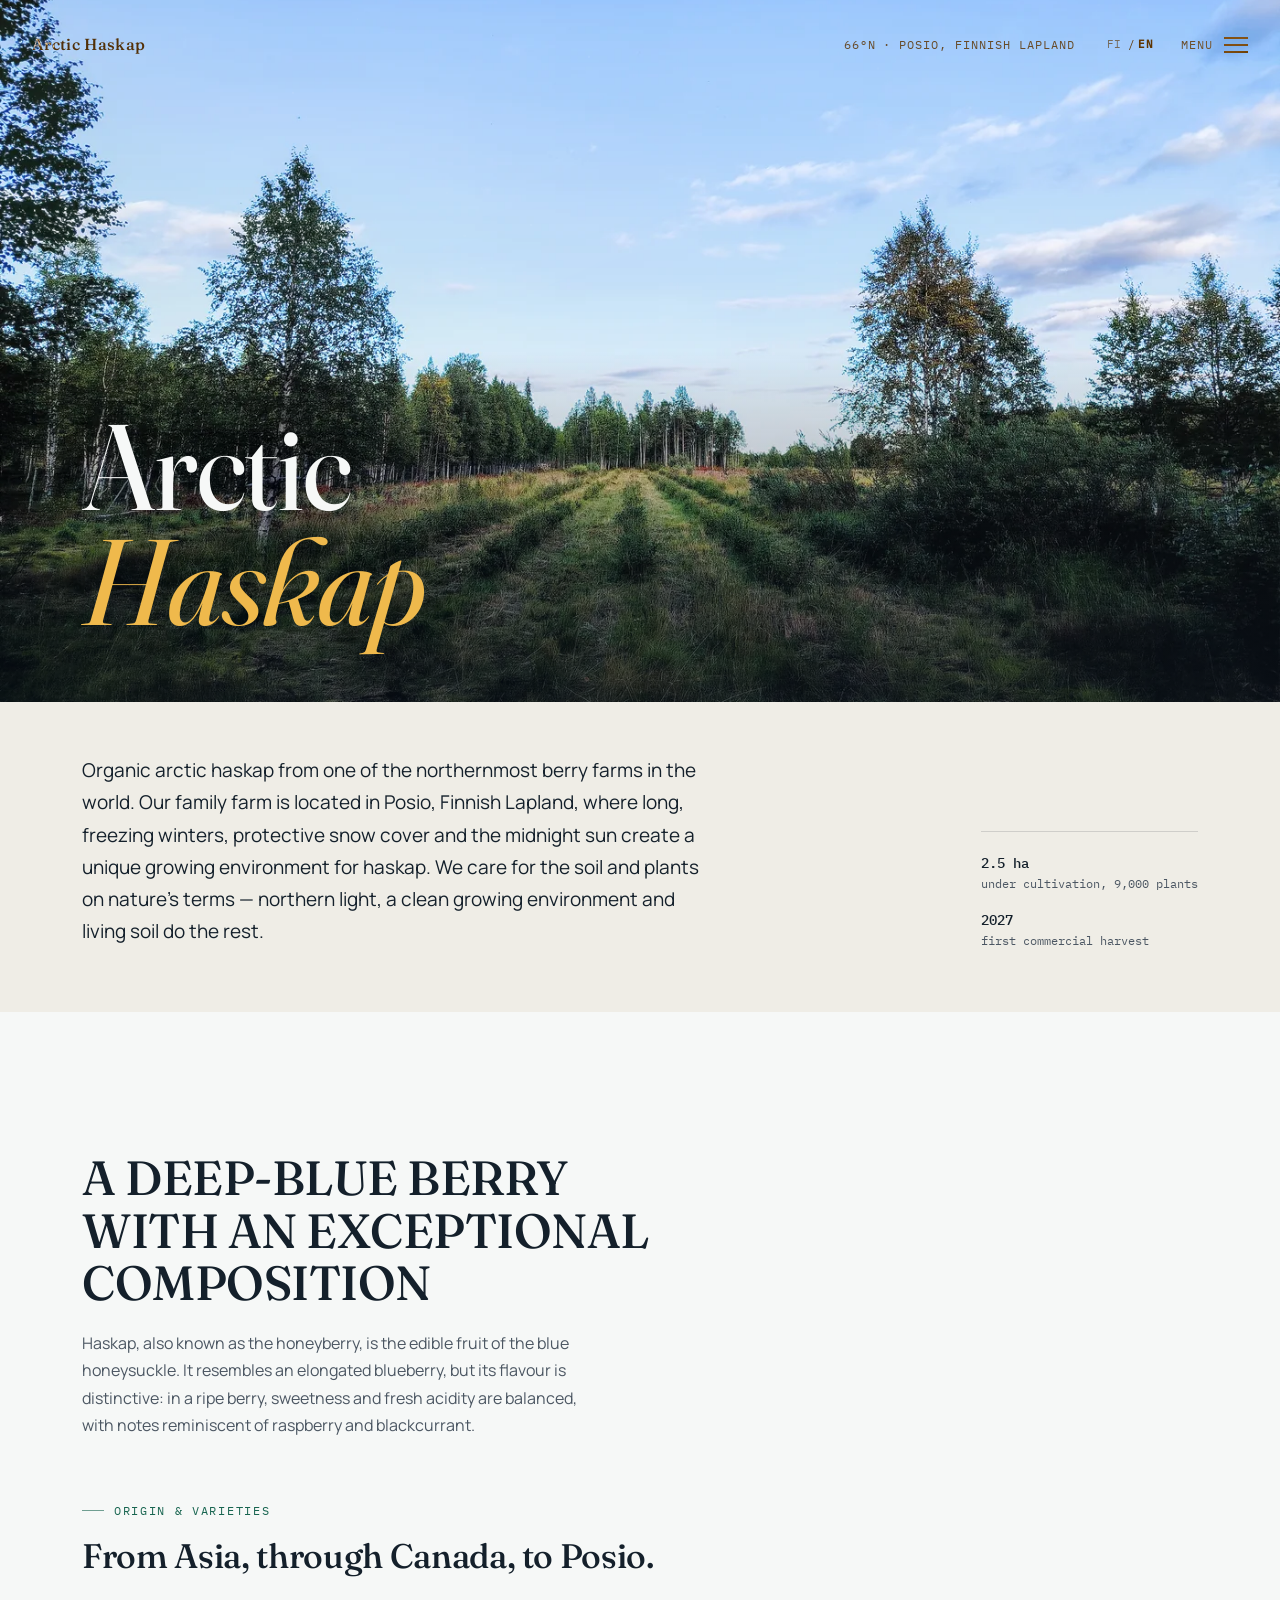
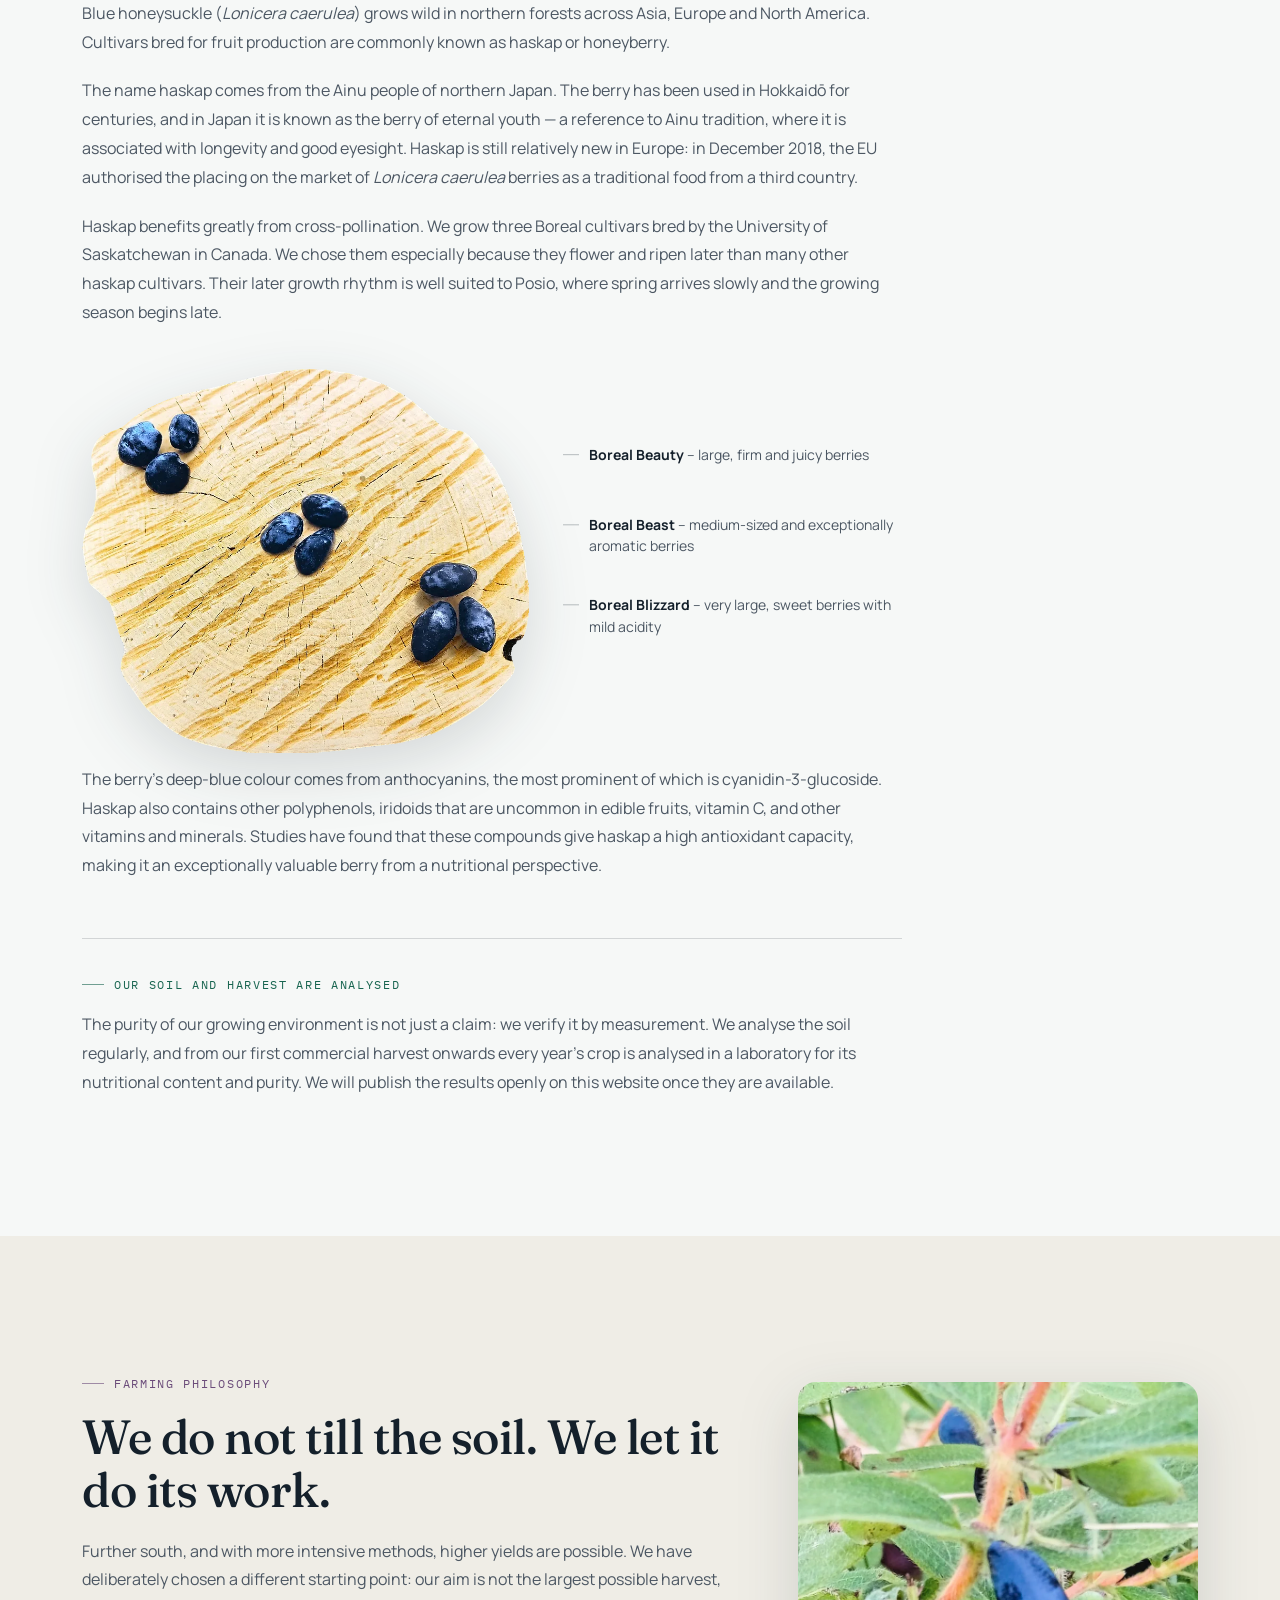
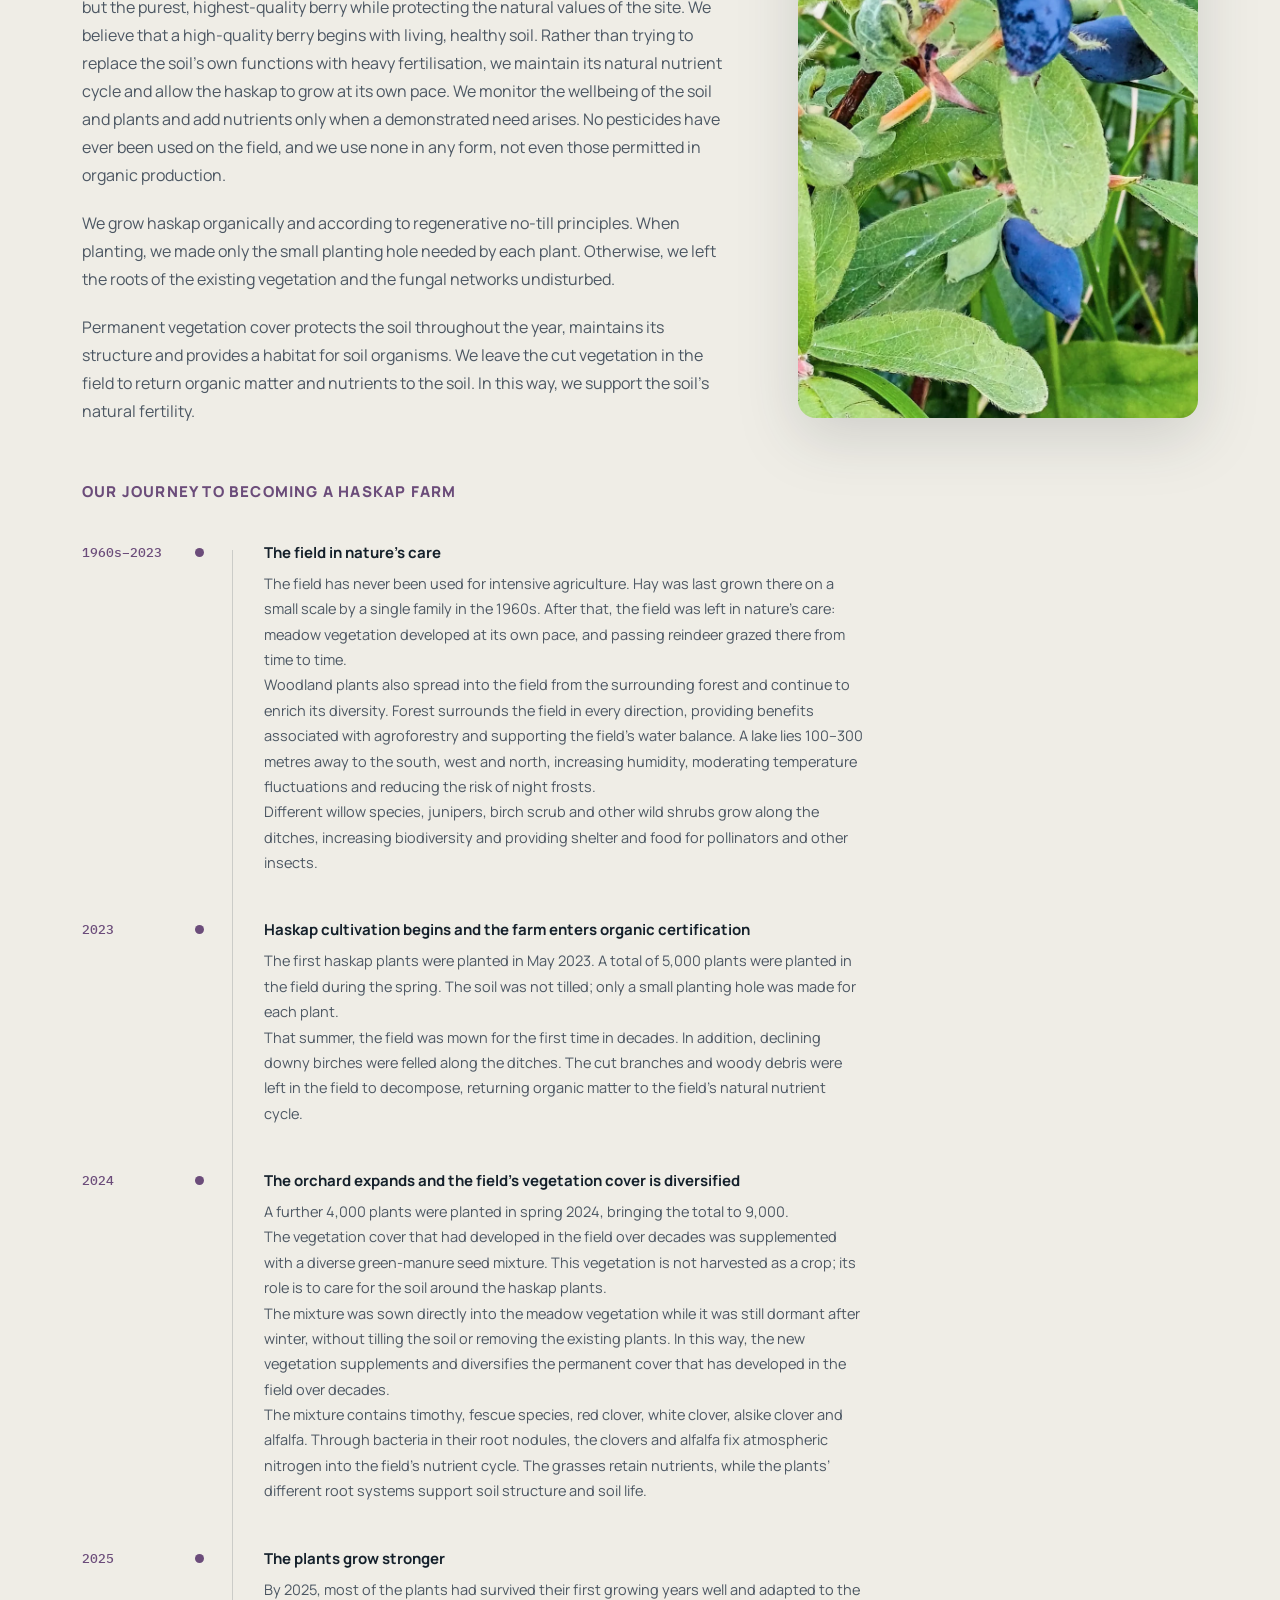
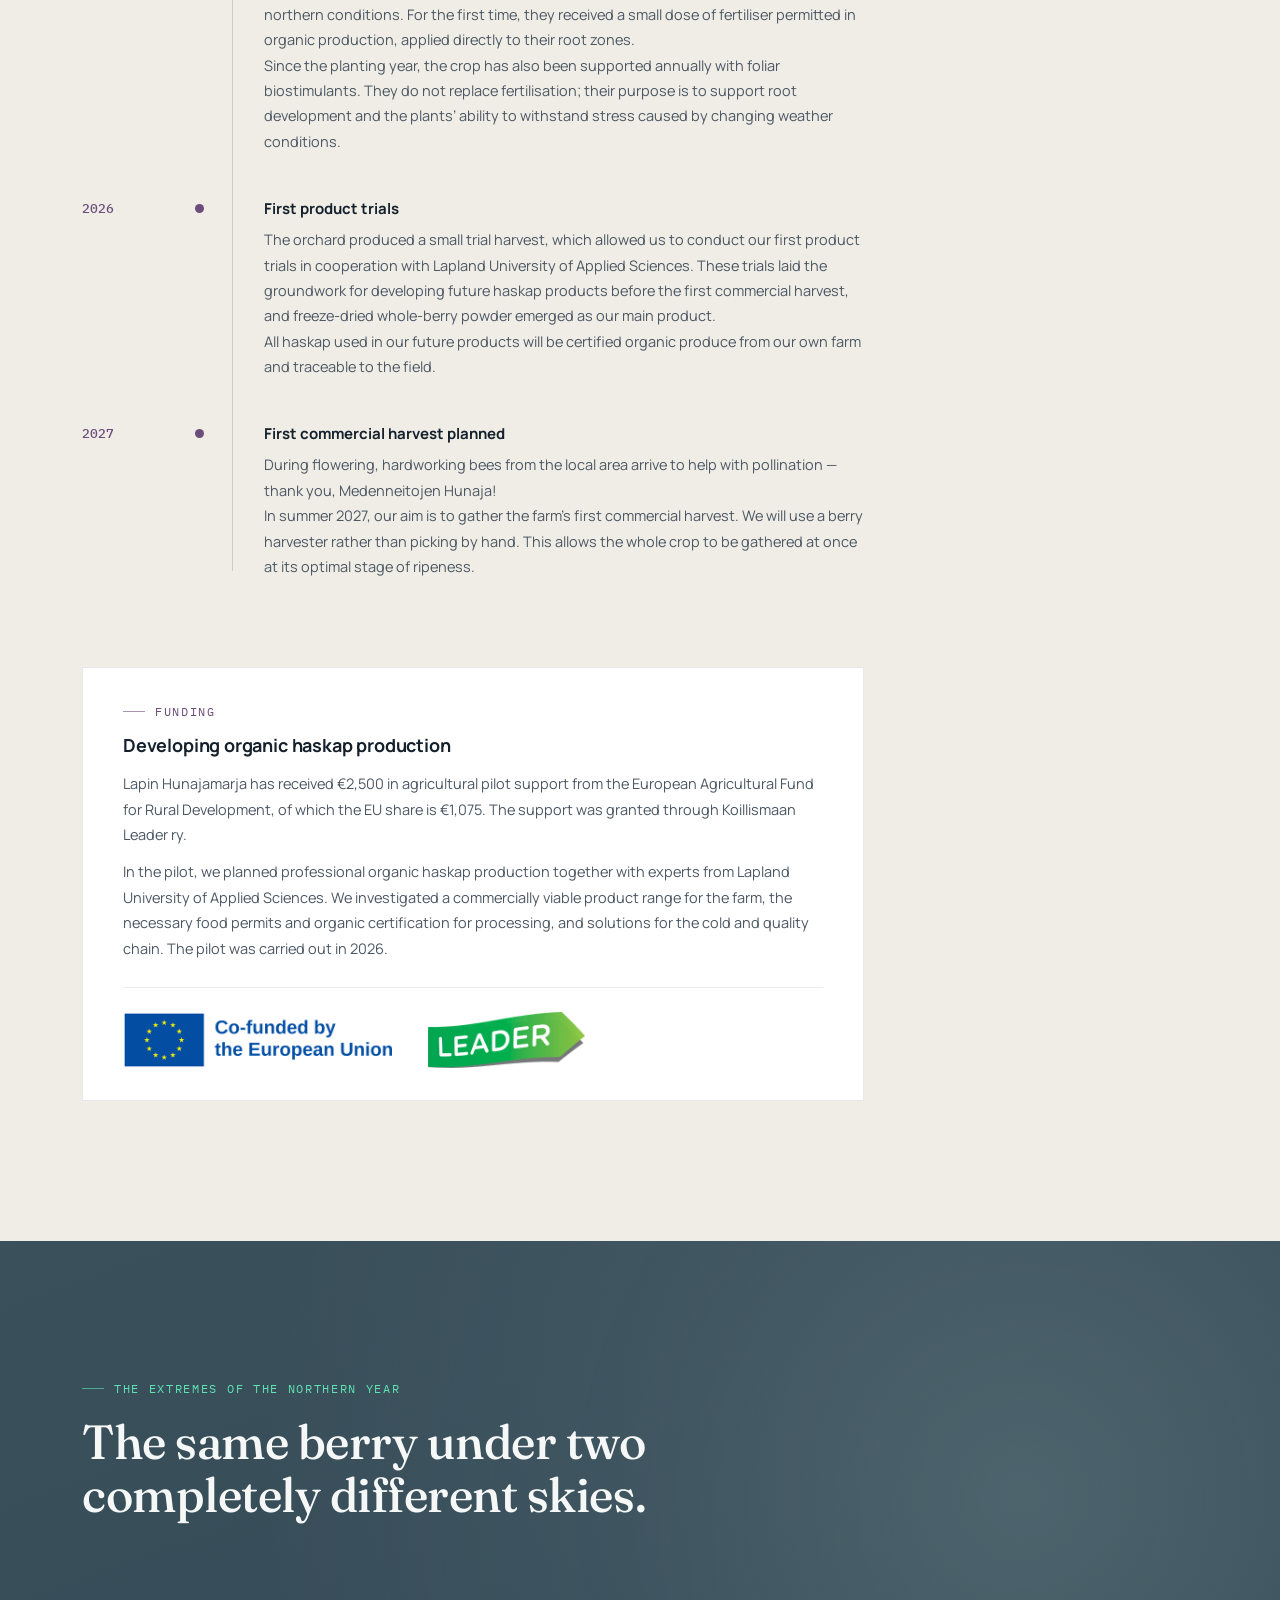
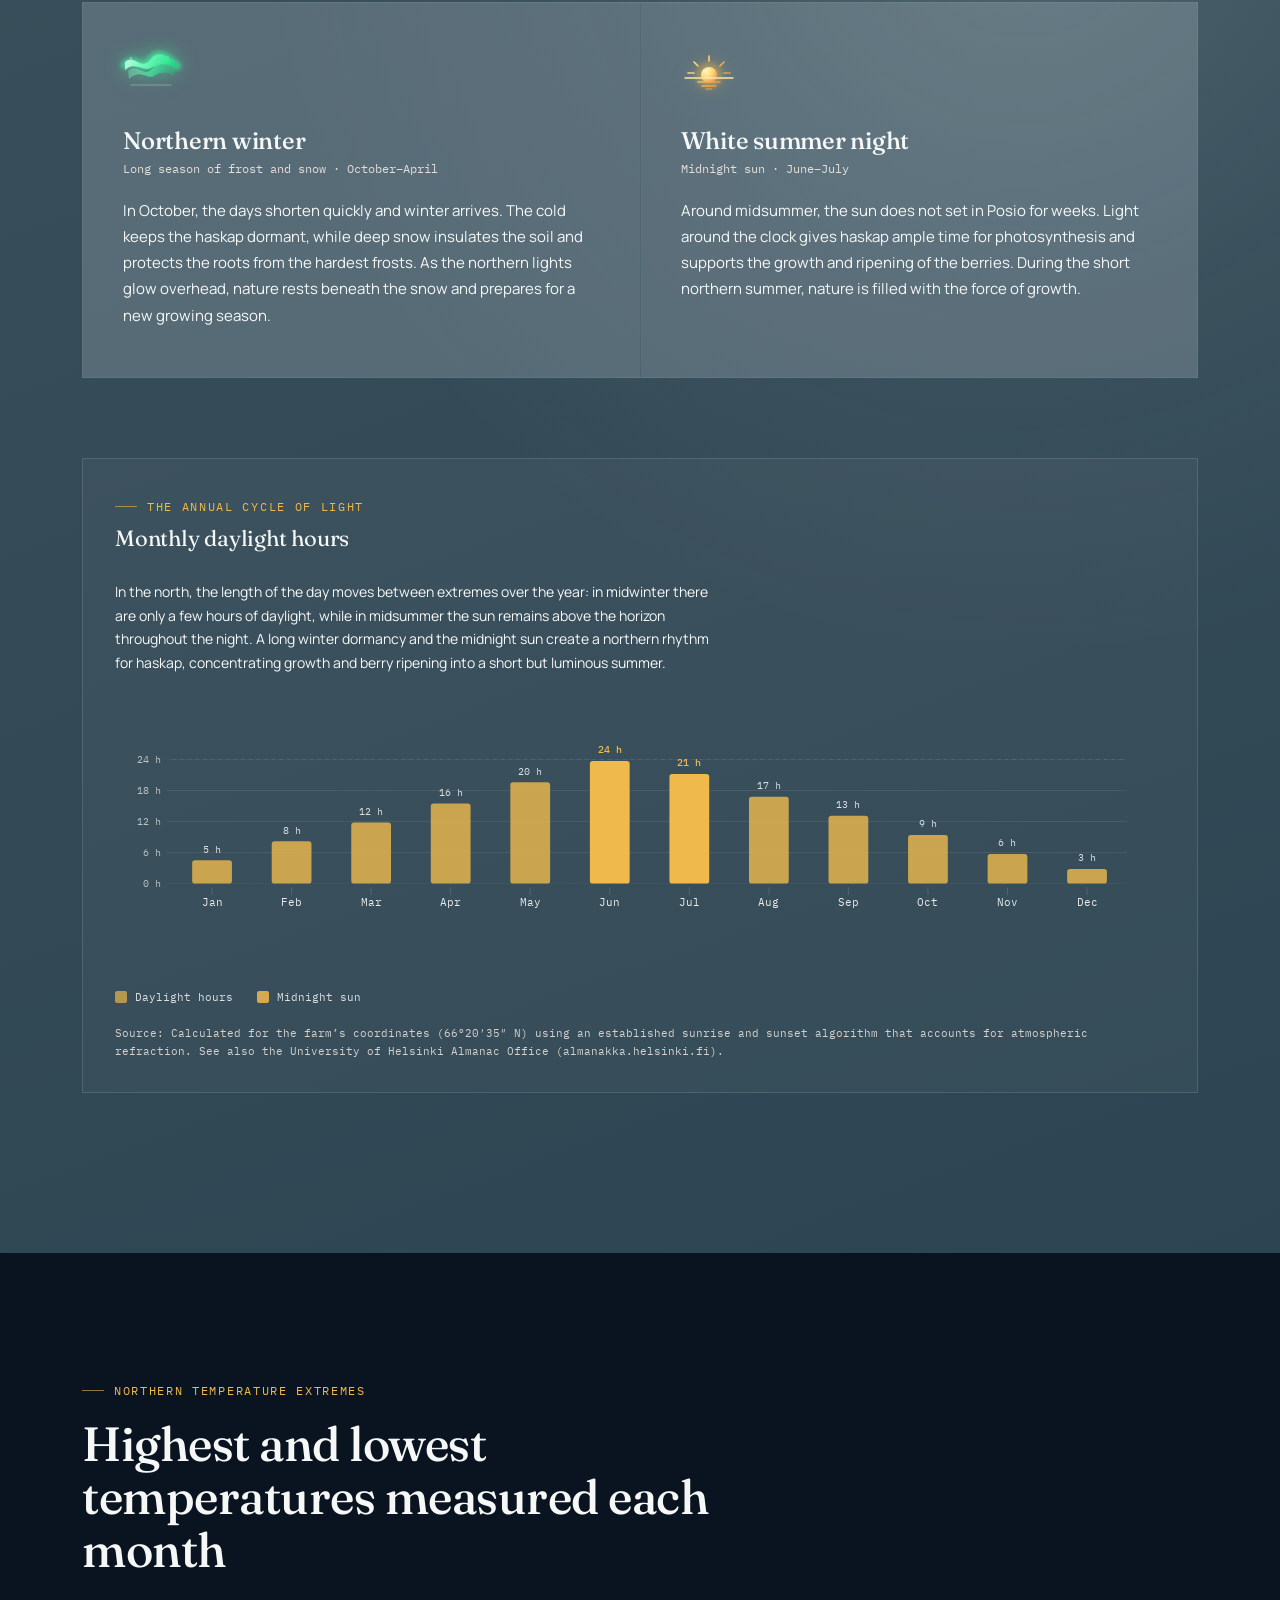
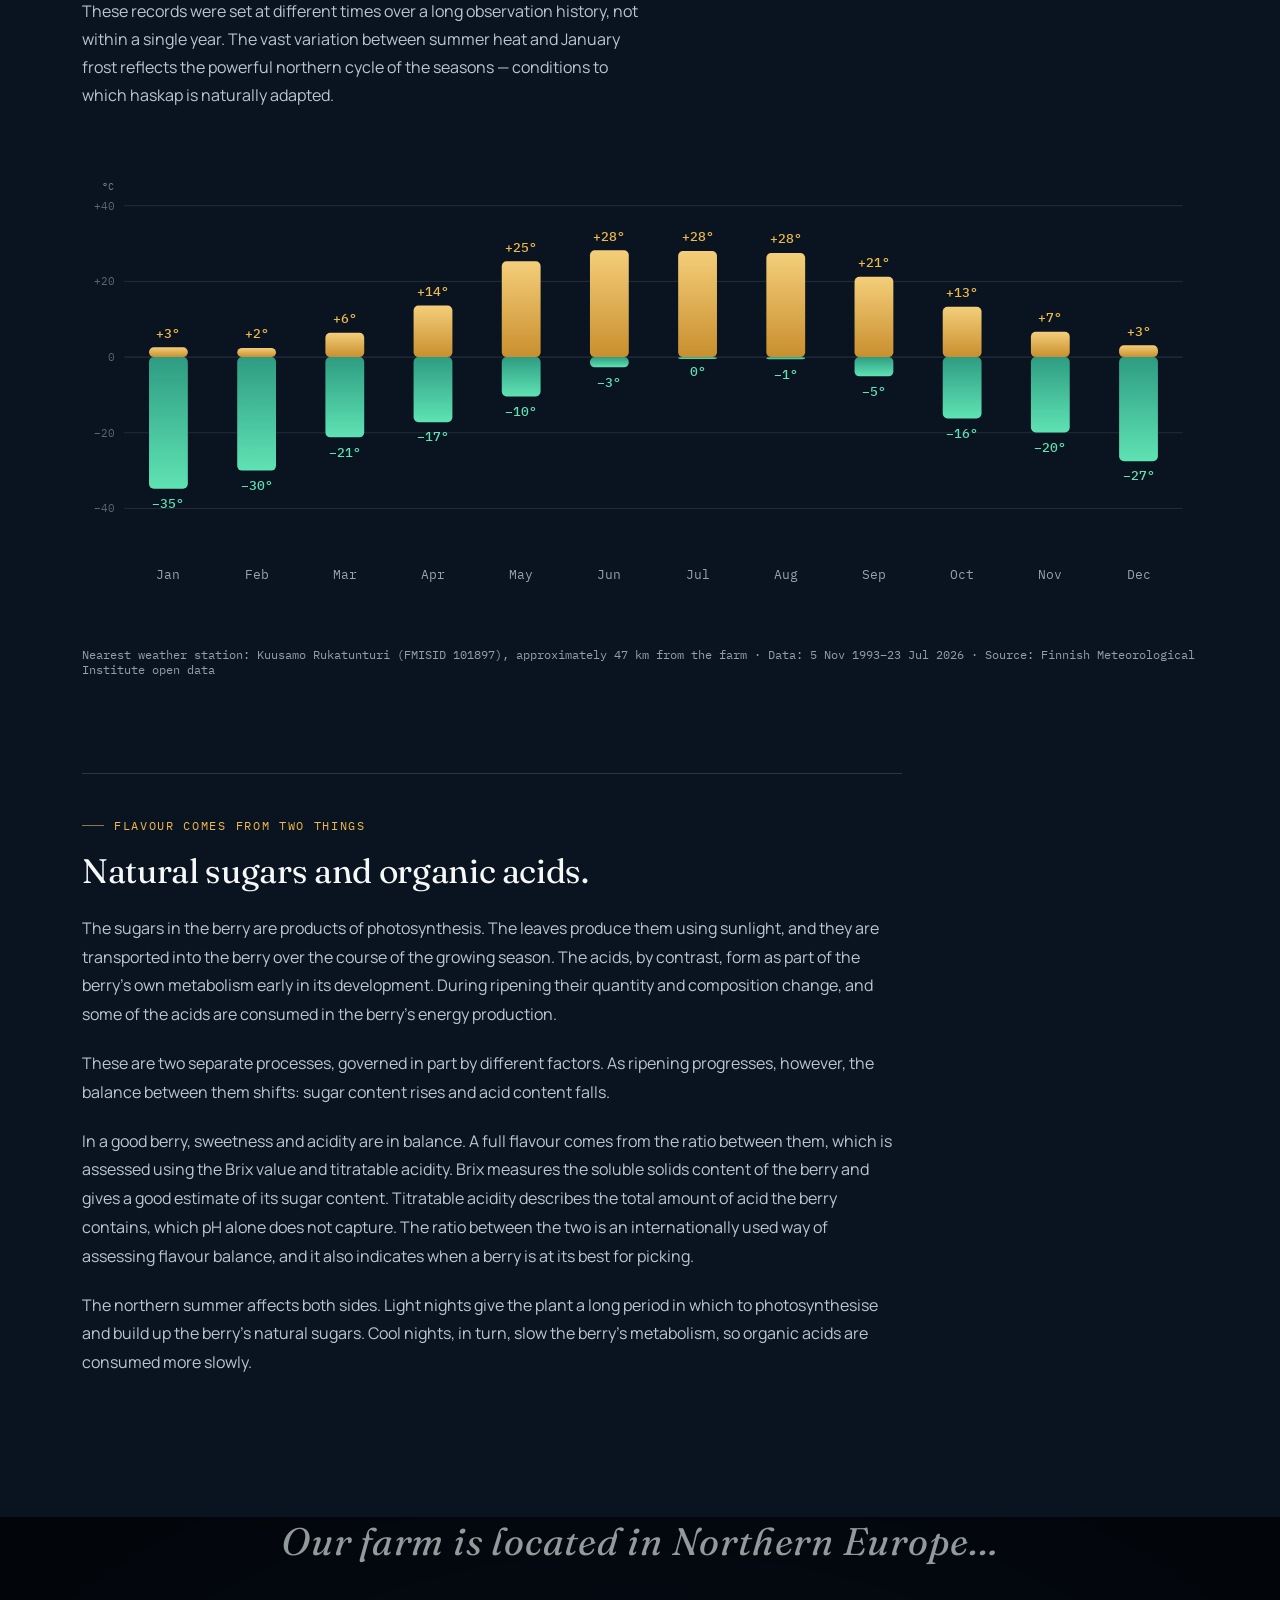
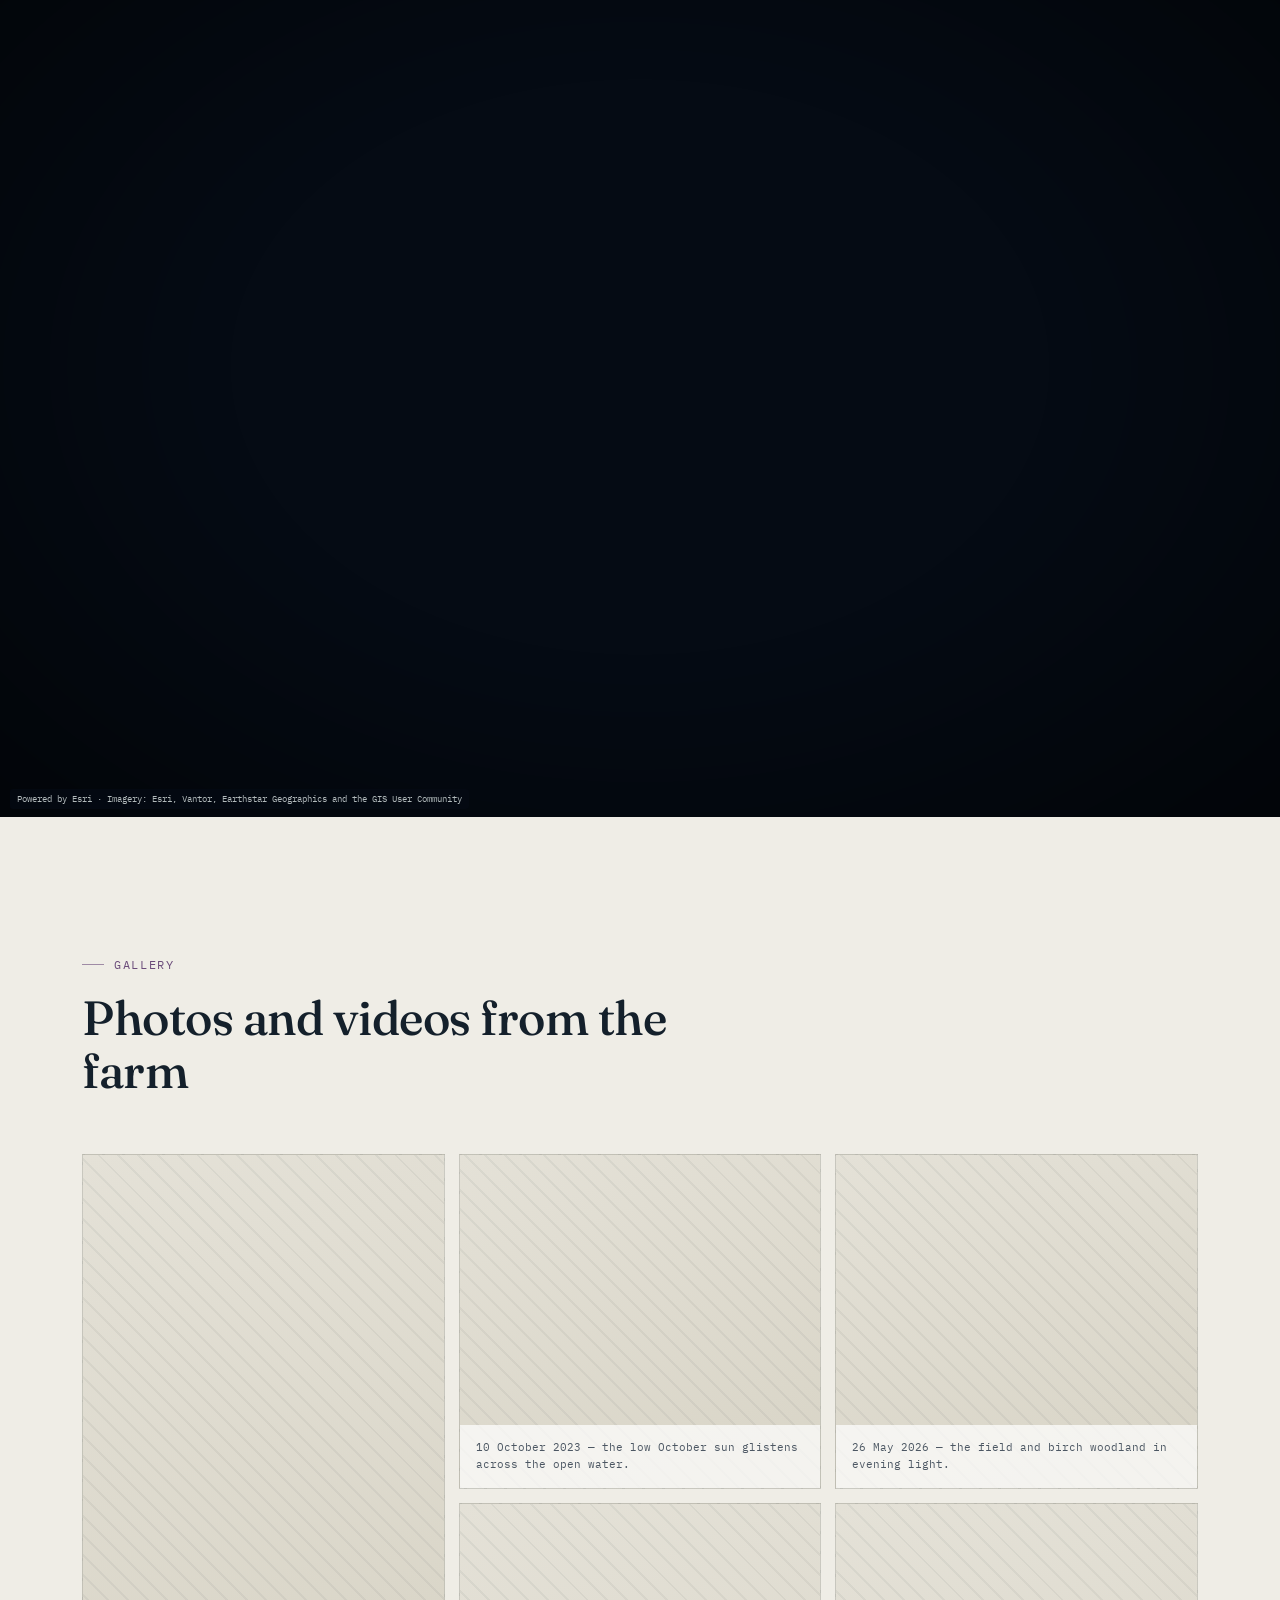
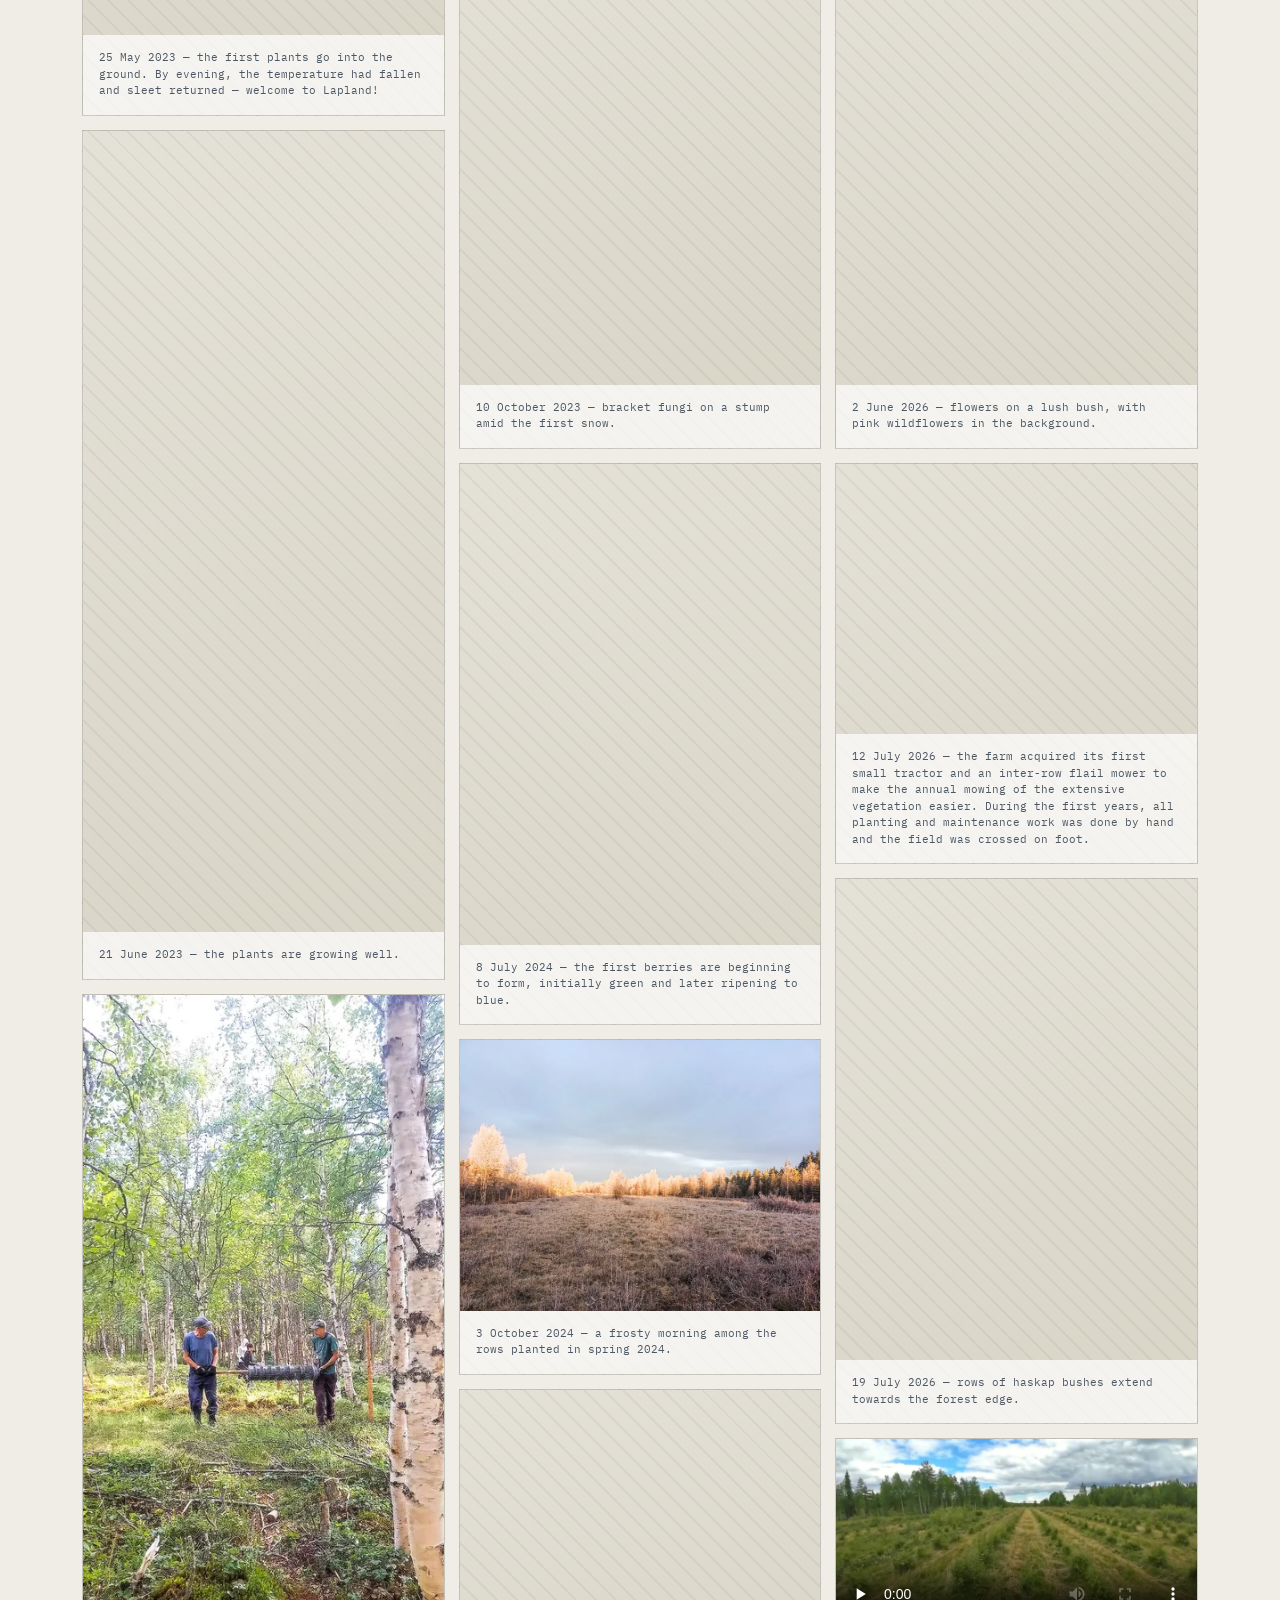
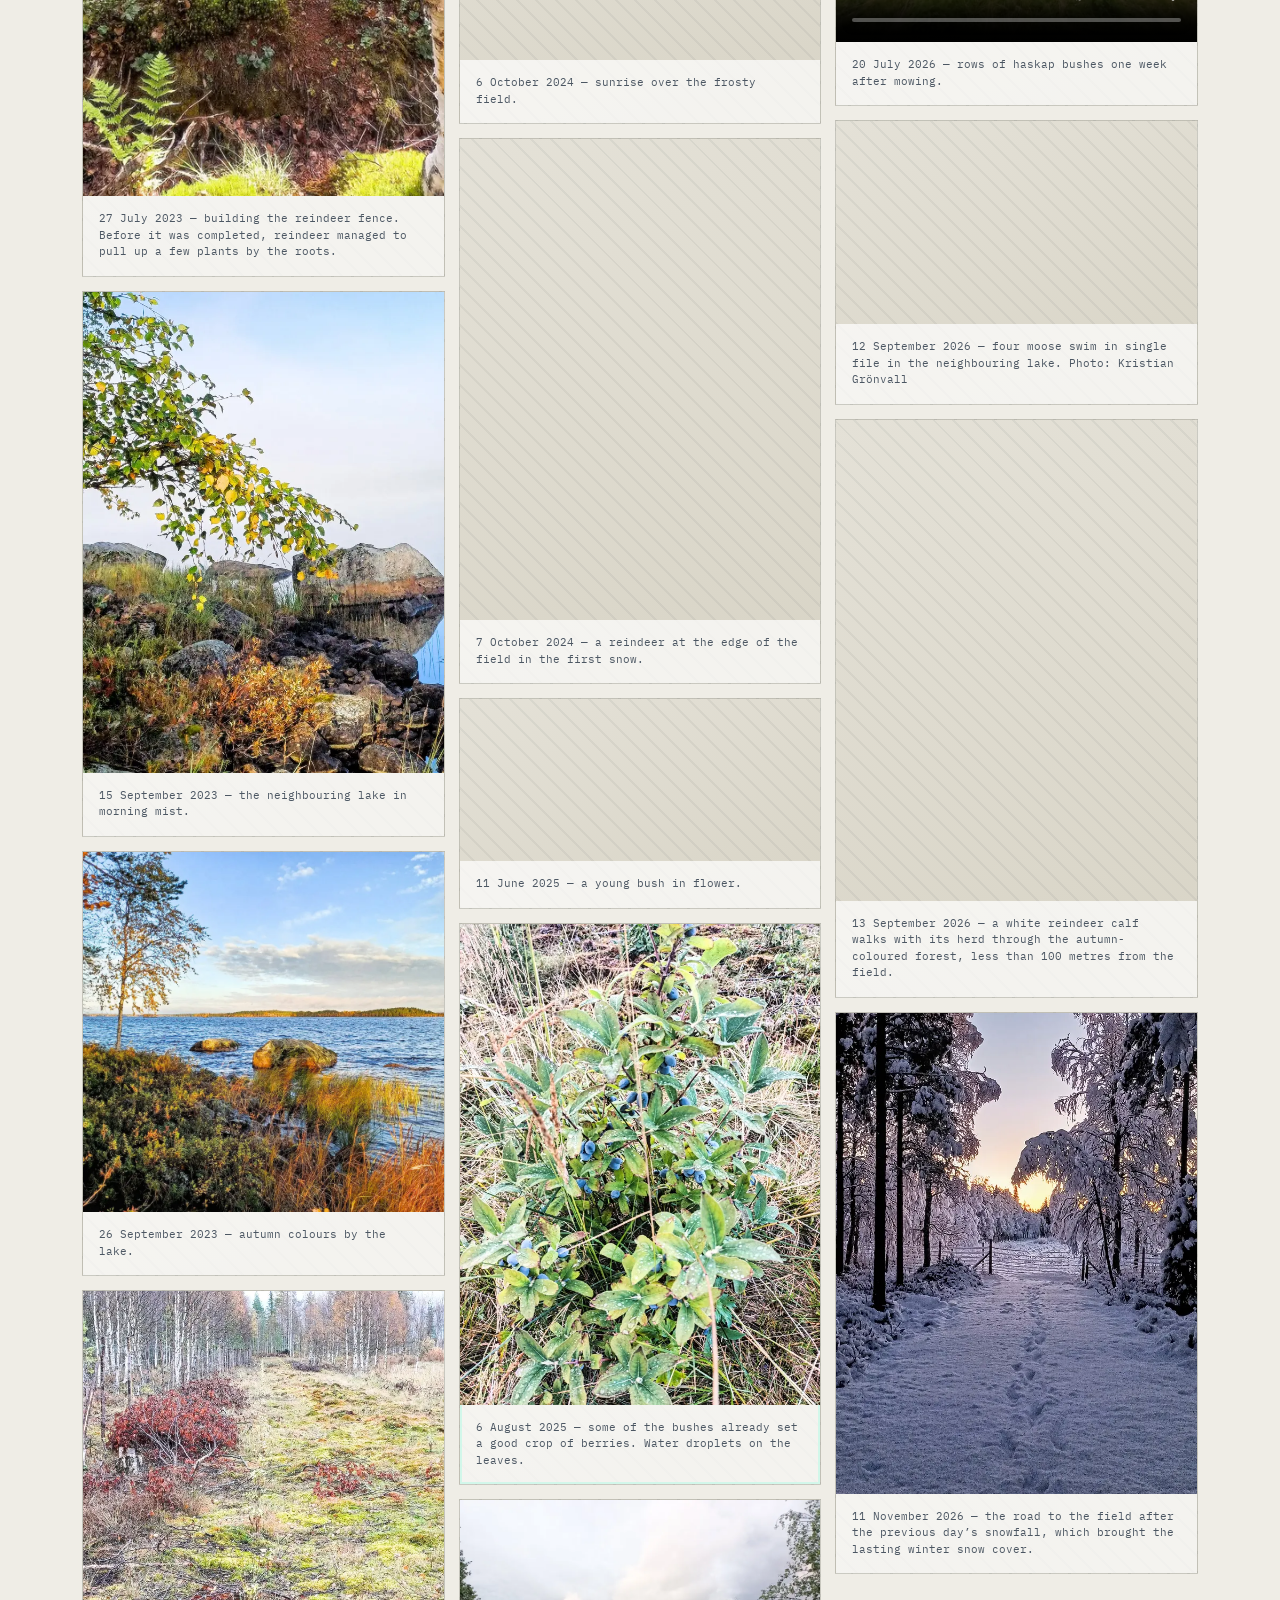
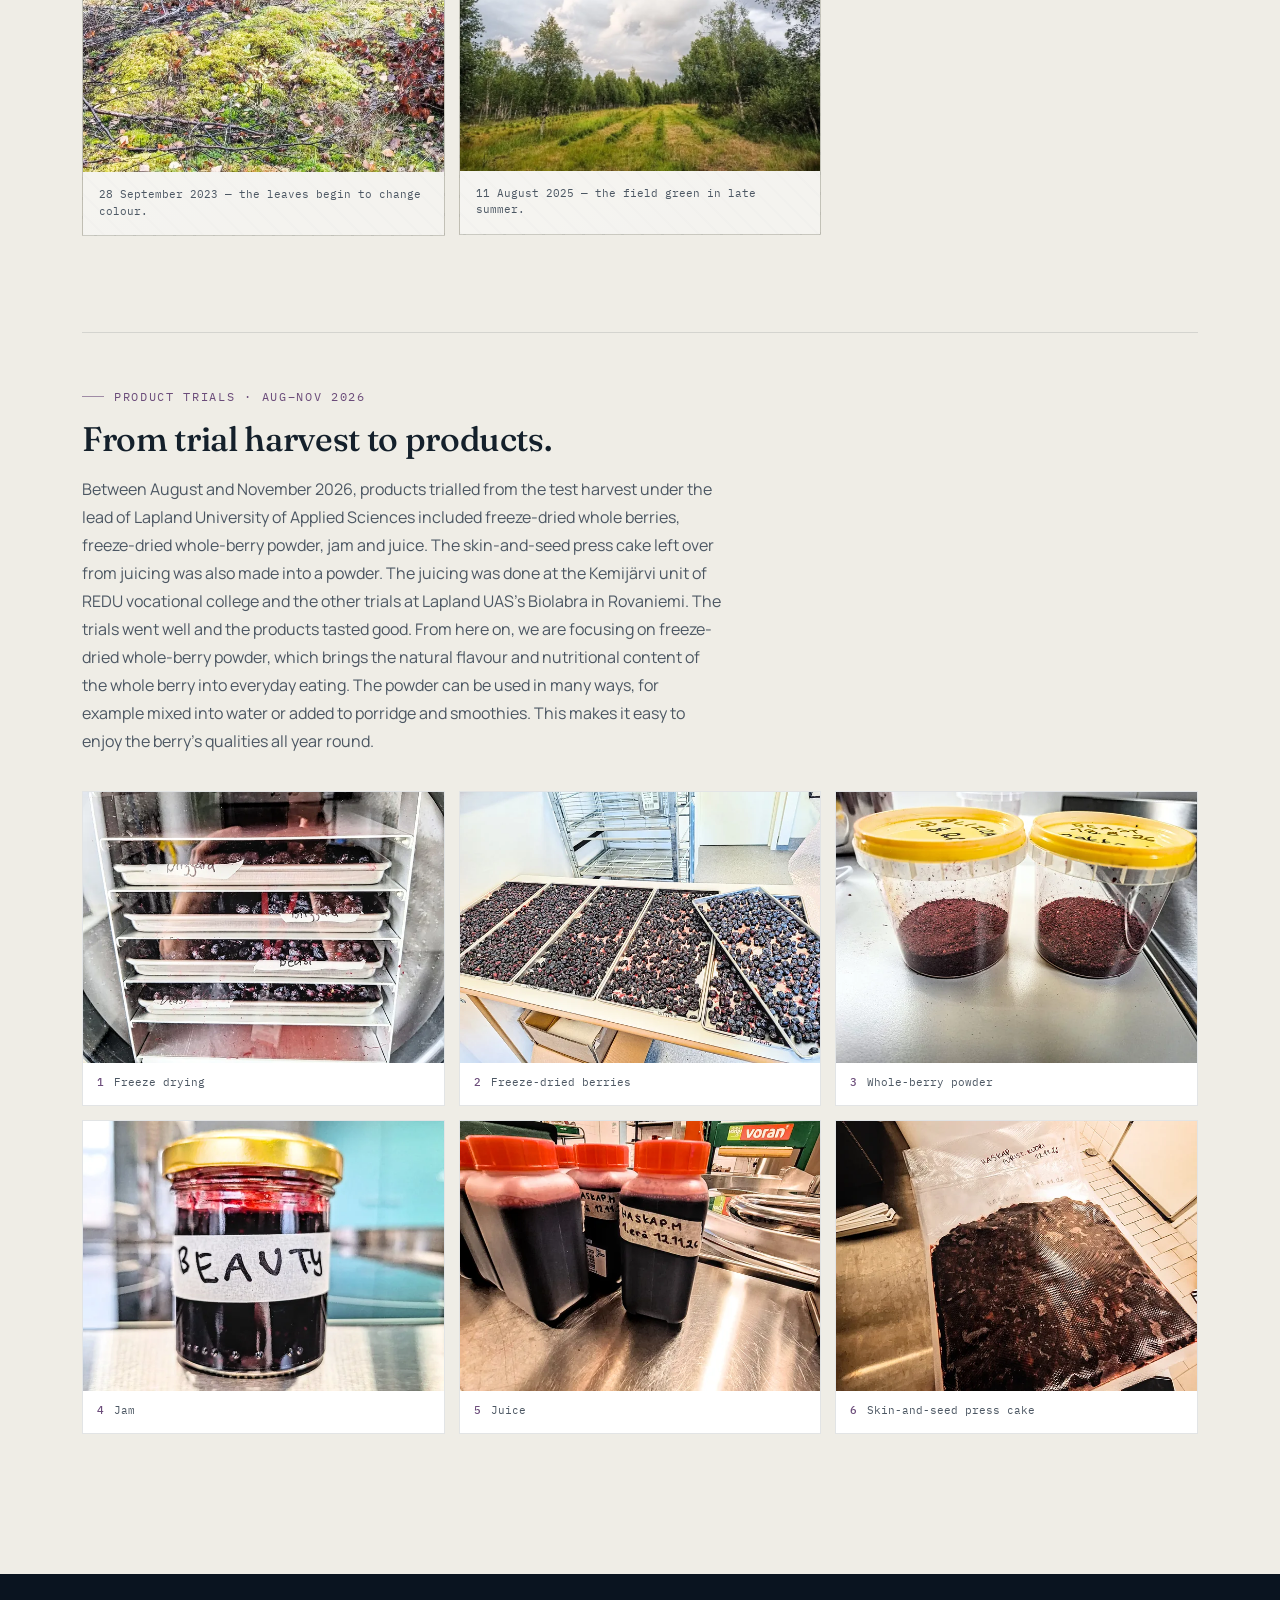
<file: en/index.html>
<!DOCTYPE html>
<html lang="en">
<head>
<meta charset="UTF-8">
<meta name="viewport" content="width=device-width, initial-scale=1.0">
<title>Arctic Haskap — Posio, Finnish Lapland</title>
<meta name="description" content="One of the world's northernmost organic haskap farms, in Posio, Finnish Lapland. Long freezing winters and the midnight sun shape a berry unlike any other.">
<link rel="canonical" href="https://lapinhunajamarja.fi/en/">
<link rel="alternate" hreflang="fi" href="https://lapinhunajamarja.fi/">
<link rel="alternate" hreflang="en" href="https://lapinhunajamarja.fi/en/">
<link rel="alternate" hreflang="x-default" href="https://lapinhunajamarja.fi/">
<link rel="icon" type="image/svg+xml" href="data:image/svg+xml,%3Csvg xmlns='http://www.w3.org/2000/svg' viewBox='0 0 64 64'%3E%3Crect width='64' height='64' rx='14' fill='%230A1420'/%3E%3Ccircle cx='26' cy='30' r='11' fill='%235FE3B3'/%3E%3Ccircle cx='40' cy='38' r='11' fill='%232E9C82'/%3E%3C/svg%3E">
<meta name="theme-color" content="#0A1420">
<meta property="og:type" content="website">
<meta property="og:site_name" content="Arctic Haskap">
<meta property="og:title" content="Arctic Haskap — Posio, Finnish Lapland">
<meta property="og:description" content="Arctic Haskap is one of the northernmost organic haskap farms in the world, located in Posio, Finnish Lapland. Long, freezing winters and the midnight sun create a unique growing environment for the berries.">
<meta property="og:url" content="https://lapinhunajamarja.fi/en/">
<meta property="og:locale" content="en_GB">
<meta property="og:locale:alternate" content="fi_FI">
<meta property="og:image" content="https://lapinhunajamarja.fi/assets/social/og-lapin-hunajamarja.jpg">
<meta property="og:image:type" content="image/jpeg">
<meta property="og:image:width" content="1200">
<meta property="og:image:height" content="630">
<meta property="og:image:alt" content="Haskap field and birch woodland in morning light in Posio">
<meta name="twitter:card" content="summary_large_image">
<meta name="twitter:title" content="Arctic Haskap — Posio, Finnish Lapland">
<meta name="twitter:description" content="Arctic Haskap is one of the northernmost organic haskap farms in the world, located in Posio, Finnish Lapland.">
<meta name="twitter:image" content="https://lapinhunajamarja.fi/assets/social/og-lapin-hunajamarja.jpg">
<meta name="twitter:image:alt" content="Haskap field and birch woodland in morning light in Posio">

<!-- Hero-kuva on sivun LCP-elementti: kerrotaan selaimelle heti, ei odoteta skriptia.
     sizes-arvo rajaa mobiilin pikselitiheyden jarkevaksi (kuva on tummennusgradientin alla). -->
<link rel="preload" as="image" fetchpriority="high"
      href="../assets/hero/hero-800.webp"
      imagesrcset="../assets/hero/hero-800.webp 800w, ../assets/hero/hero-1100.webp 1100w, ../assets/hero/hero-1400.webp 1400w, ../assets/hero/hero-1900.webp 1900w"
      imagesizes="(max-width:700px) 85vw, 100vw">

<script>document.documentElement.classList.add('js');</script>

<noscript><style>
  /* Karttapallo ja kaaviot piirretaan JavaScriptilla — ilman sita ne olisivat tyhjia laatikoita. */
  #map-section,#tempChart,#daylightTimeline{display:none;}
</style></noscript>
<link rel="apple-touch-icon" sizes="180x180" href="../assets/icons/apple-touch-icon.png">
<link rel="manifest" href="../site.webmanifest">
<link rel="preload" as="font" type="font/woff2" crossorigin href="../assets/fonts/fraunces-latin-standard-normal.woff2">
<link rel="preload" as="font" type="font/woff2" crossorigin href="../assets/fonts/manrope-latin-wght-normal.woff2">
<link rel="stylesheet" href="../assets/site.css">
<script>
/* Language-specific values for the shared script (../assets/site.js). */
window.SITE = {
  base: '../',
  globe: {
    name: 'Arctic Haskap',
    loadError: 'The globe could not be loaded'
  },
  charts: {
    monthsLong:  ['Jan','Feb','Mar','Apr','May','Jun','Jul','Aug','Sep','Oct','Nov','Dec']
  }
};
</script>
<script type="application/ld+json">
{
  "@context": "https://schema.org",
  "@graph": [
    {
      "@type": "WebSite",
      "@id": "https://lapinhunajamarja.fi/en/#website",
      "url": "https://lapinhunajamarja.fi/en/",
      "name": "Arctic Haskap",
      "inLanguage": "en",
      "publisher": { "@id": "https://lapinhunajamarja.fi/#org" }
    },
    {
      "@type": ["Organization", "LocalBusiness"],
      "@id": "https://lapinhunajamarja.fi/#org",
      "name": "Lapin Hunajamarja",
      "alternateName": "Arctic Haskap",
      "description": "An organic haskap farm in Posio, Finnish Lapland, and one of the northernmost in the world. First commercial harvest expected in 2027.",
      "url": "https://lapinhunajamarja.fi/",
      "image": "https://lapinhunajamarja.fi/assets/social/og-lapin-hunajamarja.jpg",
      "email": "info@lapinhunajamarja.fi",
      "telephone": "+358449701025",
      "taxID": "1811598-1",
      "identifier": {
        "@type": "PropertyValue",
        "propertyID": "Y-tunnus",
        "value": "1811598-1"
      },
      "foundingDate": "2023",
      "address": {
        "@type": "PostalAddress",
        "addressLocality": "Posio",
        "addressRegion": "Lappi",
        "addressCountry": "FI"
      },
      "geo": {
        "@type": "GeoCoordinates",
        "latitude": 66.343097,
        "longitude": 28.195568
      },
      "knowsLanguage": ["fi", "en"]
    }
  ]
}
</script>
</head>
<body id="top">
<a class="skip-link" href="#main">Skip to content</a>

<nav id="story" aria-label="Main navigation">
  <a class="brand" href="#top" aria-label="Arctic Haskap – back to the top">Arctic Haskap</a>
  <div class="nav-meta">
    <span class="coords">66°N · POSIO, FINNISH LAPLAND</span>
    <div class="lang-switch" role="navigation" aria-label="Language selection">
      <a href="../" lang="fi" hreflang="fi">FI</a><span aria-hidden="true">/</span><span aria-current="page">EN</span>
    </div>
  </div>
  <button class="nav-toggle" id="nav-toggle" aria-label="Menu" aria-expanded="false" aria-controls="mobile-menu">
    <span class="nav-toggle-label">Menu</span>
    <span class="nav-toggle-icon"><span class="bar"></span><span class="bar"></span><span class="bar"></span></span>
  </button>
</nav>
<nav class="mobile-menu" id="mobile-menu" aria-label="Site sections">
  <a href="#science">Haskap</a>
  <a href="#practices">Farming</a>
  <a href="#seasons">Growing conditions</a>
  <a href="#map-section">Location</a>
  <a href="#gallery">Gallery</a>
  <a href="#trailcam">Trail camera</a>
  <a href="#contact">Contact</a>
  <span class="mobile-menu-coords">66°N · POSIO, FINNISH LAPLAND</span>
</nav>

<main id="main">
<!-- ================= HERO ================= -->
<header class="hero">
  <div class="hero-photo" id="heroPhoto" aria-hidden="true">
    <img class="hero-photo-main" alt="Rows of haskap bushes and birch woodland in August evening light in Posio" width="800" height="600" decoding="async" fetchpriority="high"
         src="../assets/hero/hero-800.webp" srcset="../assets/hero/hero-800.webp 800w, ../assets/hero/hero-1100.webp 1100w, ../assets/hero/hero-1400.webp 1400w, ../assets/hero/hero-1900.webp 1900w" sizes="(max-width:700px) 85vw, 100vw">
  </div>
  <canvas id="stars"></canvas>
  <svg class="aurora-svg" viewBox="0 0 1200 700" preserveAspectRatio="none" aria-hidden="true">
    <defs>
      <linearGradient id="auroraG1" x1="0" y1="0" x2="0" y2="1">
        <stop offset="0%" stop-color="#8CFFB0" stop-opacity="0"/>
        <stop offset="30%" stop-color="#5CFF8E" stop-opacity="1"/>
        <stop offset="65%" stop-color="#22C97A" stop-opacity="0.7"/>
        <stop offset="100%" stop-color="#22C97A" stop-opacity="0"/>
      </linearGradient>
      <linearGradient id="auroraG2" x1="0" y1="0" x2="0" y2="1">
        <stop offset="0%" stop-color="#D6FF8C" stop-opacity="0"/>
        <stop offset="30%" stop-color="#7CFFA8" stop-opacity="0.95"/>
        <stop offset="100%" stop-color="#2E9C6B" stop-opacity="0"/>
      </linearGradient>
      <linearGradient id="auroraG3" x1="0" y1="0" x2="0" y2="1">
        <stop offset="0%" stop-color="#B285D6" stop-opacity="0"/>
        <stop offset="45%" stop-color="#6FE39E" stop-opacity="0.55"/>
        <stop offset="100%" stop-color="#6B4C7A" stop-opacity="0"/>
      </linearGradient>
      <filter id="auroraBlur" x="-60%" y="-60%" width="220%" height="220%">
        <feGaussianBlur stdDeviation="11"/>
      </filter>
    </defs>
    <g filter="url(#auroraBlur)">
      <path class="ribbon r1" fill="url(#auroraG1)" d="M -100,300 C 80,160 260,360 460,220 S 760,100 960,230 1100,300 1300,240 L 1300,-50 L -100,-50 Z"/>
      <path class="ribbon r2" fill="url(#auroraG2)" d="M -100,400 C 120,250 340,430 540,270 S 820,170 1000,290 1150,350 1300,300 L 1300,-50 L -100,-50 Z"/>
      <path class="ribbon r3" fill="url(#auroraG3)" d="M -100,470 C 160,350 380,490 600,350 S 900,260 1100,370 1200,420 1300,380 L 1300,-50 L -100,-50 Z"/>
    </g>
  </svg>
  <div class="hero-content">
    <h1>Arctic<br><em>Haskap</em></h1>
  </div>
</header>

<section class="hero-intro">
  <div class="wrap">
    <p class="hero-sub">Organic arctic haskap from one of the northernmost berry farms in the world. Our family farm is located in Posio, Finnish Lapland, where long, freezing winters, protective snow cover and the midnight sun create a unique growing environment for haskap. We care for the soil and plants on nature’s terms — northern light, a clean growing environment and living soil do the rest.</p>
    <div class="hero-meta">
      <div><strong>2.5 ha</strong>under cultivation, 9,000 plants</div>
      <div><strong>2027</strong>first commercial harvest</div>
    </div>
  </div>
</section>

<!-- ================= SCIENCE ================= -->
<section class="science" id="science">
  <div class="wrap">
    <div class="science-head reveal">
      <h2>A DEEP-BLUE BERRY WITH AN EXCEPTIONAL COMPOSITION</h2>
      <p>Haskap, also known as the honeyberry, is the edible fruit of the blue honeysuckle. It resembles an elongated blueberry, but its flavour is distinctive: in a ripe berry, sweetness and fresh acidity are balanced, with notes reminiscent of raspberry and blackcurrant.</p>
    </div>

    <div class="science-copy reveal">
      <div class="eyebrow">ORIGIN &amp; VARIETIES</div>
      <h3>From Asia, through Canada, to Posio.</h3>
      <p>Blue honeysuckle (<em>Lonicera caerulea</em>) grows wild in northern forests across Asia, Europe and North America. Cultivars bred for fruit production are commonly known as haskap or honeyberry.</p>
      <p>The name haskap comes from the Ainu people of northern Japan. The berry has been used in Hokkaidō for centuries, and in Japan it is known as the berry of eternal youth — a reference to Ainu tradition, where it is associated with longevity and good eyesight. Haskap is still relatively new in Europe: in December 2018, the EU authorised the placing on the market of <em>Lonicera caerulea</em> berries as a traditional food from a third country.</p>
      <p>Haskap benefits greatly from cross-pollination. We grow three Boreal cultivars bred by the University of Saskatchewan in Canada. We chose them especially because they flower and ripen later than many other haskap cultivars. Their later growth rhythm is well suited to Posio, where spring arrives slowly and the growing season begins late.</p>
      <div class="varieties reveal">
        <div class="varieties-photo">
          <img decoding="async" loading="lazy" src="../assets/science/lajikkeet-koivupedilla.webp" srcset="../assets/science/lajikkeet-koivupedilla-mobile.webp 850w, ../assets/science/lajikkeet-koivupedilla.webp 1400w" sizes="(max-width: 900px) 92vw, 470px" alt="Berries of the three Boreal varieties on a birch round: Boreal Beauty top left, Boreal Beast in the centre and Boreal Blizzard bottom right" width="1400" height="1202">
        </div>
        <ul class="science-varieties">
          <li><strong>Boreal Beauty</strong> – large, firm and juicy berries</li>
          <li><strong>Boreal Beast</strong> – medium-sized and exceptionally aromatic berries</li>
          <li><strong>Boreal Blizzard</strong> – very large, sweet berries with mild acidity</li>
        </ul>
      </div>
      <p>The berry’s deep-blue colour comes from anthocyanins, the most prominent of which is cyanidin-3-glucoside. Haskap also contains other polyphenols, iridoids that are uncommon in edible fruits, vitamin C, and other vitamins and minerals. Studies have found that these compounds give haskap a high antioxidant capacity, making it an exceptionally valuable berry from a nutritional perspective.</p>

      <div class="own-harvest">
        <div class="eyebrow">OUR SOIL AND HARVEST ARE ANALYSED</div>
        <p>The purity of our growing environment is not just a claim: we verify it by measurement. We analyse the soil regularly, and from our first commercial harvest onwards every year’s crop is analysed in a laboratory for its nutritional content and purity. We will publish the results openly on this website once they are available.</p>
      </div>
    </div>
  </div>
</section>

<!-- ================= PRACTICES / TIMELINE ================= -->
<section class="practices" id="practices">
  <div class="wrap">
    <div class="practices-intro">
      <div class="practices-head reveal">
        <div class="eyebrow">FARMING PHILOSOPHY</div>
        <h2>We do not till the soil. We let it do its work.</h2>
        <p>Further south, and with more intensive methods, higher yields are possible. We have deliberately chosen a different starting point: our aim is not the largest possible harvest, but the purest, highest-quality berry while protecting the natural values of the site. We believe that a high-quality berry begins with living, healthy soil. Rather than trying to replace the soil’s own functions with heavy fertilisation, we maintain its natural nutrient cycle and allow the haskap to grow at its own pace. We monitor the wellbeing of the soil and plants and add nutrients only when a demonstrated need arises. No pesticides have ever been used on the field, and we use none in any form, not even those permitted in organic production.</p>
        <p>We grow haskap organically and according to regenerative no-till principles. When planting, we made only the small planting hole needed by each plant. Otherwise, we left the roots of the existing vegetation and the fungal networks undisturbed.</p>
        <p>Permanent vegetation cover protects the soil throughout the year, maintains its structure and provides a habitat for soil organisms. We leave the cut vegetation in the field to return organic matter and nutrients to the soil. In this way, we support the soil’s natural fertility.</p>
      </div>
      <div class="practices-photo reveal">
        <img decoding="async" loading="lazy" src="../assets/practices/hunajamarjat-pensaassa-19-7-2026.webp" srcset="../assets/practices/hunajamarjat-pensaassa-19-7-2026-mobile.webp 850w, ../assets/practices/hunajamarjat-pensaassa-19-7-2026.webp 961w" sizes="(max-width: 900px) 92vw, 400px" alt="Ripe haskap berries on the bush on 19 July 2026; grass grows between the branches because the field is never tilled" width="961" height="1526">
      </div>
      <h3 class="timeline-title reveal">OUR JOURNEY TO BECOMING A HASKAP FARM</h3>
    </div>

    <div class="timeline">
      <div class="timeline-line"></div>
      <div class="t-item reveal">
        <div class="t-year">1960s–2023</div>
        <div class="t-body">
          <h4>The field in nature’s care</h4>
          <p>The field has never been used for intensive agriculture. Hay was last grown there on a small scale by a single family in the 1960s. After that, the field was left in nature’s care: meadow vegetation developed at its own pace, and passing reindeer grazed there from time to time.</p>
          <p>Woodland plants also spread into the field from the surrounding forest and continue to enrich its diversity. Forest surrounds the field in every direction, providing benefits associated with agroforestry and supporting the field’s water balance. A lake lies 100–300 metres away to the south, west and north, increasing humidity, moderating temperature fluctuations and reducing the risk of night frosts.</p>
          <p>Different willow species, junipers, birch scrub and other wild shrubs grow along the ditches, increasing biodiversity and providing shelter and food for pollinators and other insects.</p>
        </div>
      </div>
      <div class="t-item reveal">
        <div class="t-year">2023</div>
        <div class="t-body">
          <h4>Haskap cultivation begins and the farm enters organic certification</h4>
          <p>The first haskap plants were planted in May 2023. A total of 5,000 plants were planted in the field during the spring. The soil was not tilled; only a small planting hole was made for each plant.</p>
          <p>That summer, the field was mown for the first time in decades. In addition, declining downy birches were felled along the ditches. The cut branches and woody debris were left in the field to decompose, returning organic matter to the field’s natural nutrient cycle.</p>
        </div>
      </div>
      <div class="t-item reveal">
        <div class="t-year">2024</div>
        <div class="t-body">
          <h4>The orchard expands and the field’s vegetation cover is diversified</h4>
          <p>A further 4,000 plants were planted in spring 2024, bringing the total to 9,000.</p>
          <p>The vegetation cover that had developed in the field over decades was supplemented with a diverse green-manure seed mixture. This vegetation is not harvested as a crop; its role is to care for the soil around the haskap plants.</p>
          <p>The mixture was sown directly into the meadow vegetation while it was still dormant after winter, without tilling the soil or removing the existing plants. In this way, the new vegetation supplements and diversifies the permanent cover that has developed in the field over decades.</p>
          <p>The mixture contains timothy, fescue species, red clover, white clover, alsike clover and alfalfa. Through bacteria in their root nodules, the clovers and alfalfa fix atmospheric nitrogen into the field’s nutrient cycle. The grasses retain nutrients, while the plants’ different root systems support soil structure and soil life.</p>
        </div>
      </div>
      <div class="t-item reveal">
        <div class="t-year">2025</div>
        <div class="t-body">
          <h4>The plants grow stronger</h4>
          <p>By 2025, most of the plants had survived their first growing years well and adapted to the northern conditions. For the first time, they received a small dose of fertiliser permitted in organic production, applied directly to their root zones.</p>
          <p>Since the planting year, the crop has also been supported annually with foliar biostimulants. They do not replace fertilisation; their purpose is to support root development and the plants’ ability to withstand stress caused by changing weather conditions.</p>
        </div>
      </div>
      <div class="t-item reveal">
        <div class="t-year">2026</div>
        <div class="t-body">
          <h4>First product trials</h4>
          <p>The orchard produced a small trial harvest, which allowed us to conduct our first product trials in cooperation with Lapland University of Applied Sciences. These trials laid the groundwork for developing future haskap products before the first commercial harvest, and freeze-dried whole-berry powder emerged as our main product.</p>
          <p>All haskap used in our future products will be certified organic produce from our own farm and traceable to the field.</p>
        </div>
      </div>
      <div class="t-item reveal">
        <div class="t-year">2027</div>
        <div class="t-body">
          <h4>First commercial harvest planned</h4>
          <p>During flowering, hardworking bees from the local area arrive to help with pollination — thank you, Medenneitojen Hunaja!</p>
          <p>In summer 2027, our aim is to gather the farm’s first commercial harvest. We will use a berry harvester rather than picking by hand. This allows the whole crop to be gathered at once at its optimal stage of ripeness.</p>
        </div>
      </div>
    </div>

    <aside class="funding reveal" aria-labelledby="funding-title">
      <div class="eyebrow">FUNDING</div>
      <h3 id="funding-title">Developing organic haskap production</h3>
      <p>Lapin Hunajamarja has received €2,500 in agricultural pilot support from the European Agricultural Fund for Rural Development, of which the EU share is €1,075. The support was granted through Koillismaan Leader ry.</p>
      <p>In the pilot, we planned professional organic haskap production together with experts from Lapland University of Applied Sciences. We investigated a commercially viable product range for the farm, the necessary food permits and organic certification for processing, and solutions for the cold and quality chain. The pilot was carried out in 2026.</p>
      <div class="funding-logos">
        <img decoding="async" loading="lazy" src="../assets/eu-co-funded.png" alt="Co-funded by the European Union" width="576" height="120">
        <img decoding="async" loading="lazy" src="../assets/leader.png" alt="Leader" width="336" height="120">
      </div>
    </aside>
  </div>
</section>

<!-- ================= SEASONS ================= -->
<section class="seasons" id="seasons">
  <div class="seasons-bg" id="seasonsBg"></div>
  <div class="wrap">
    <div class="seasons-head reveal">
      <div class="eyebrow">THE EXTREMES OF THE NORTHERN YEAR</div>
      <h2>The same berry under two completely different skies.</h2>
    </div>

    <div class="season-grid">
      <div class="season-card reveal">
        <svg class="season-icon aurora-icon" viewBox="0 0 56 38" fill="none" aria-hidden="true">
          <defs>
            <linearGradient id="auroraIconGradient" x1="2" y1="3" x2="54" y2="30" gradientUnits="userSpaceOnUse">
              <stop offset="0" stop-color="#D2FFE7"/>
              <stop offset=".34" stop-color="#70FFC0"/>
              <stop offset=".7" stop-color="#32EC92"/>
              <stop offset="1" stop-color="#0FAF70"/>
            </linearGradient>
            <linearGradient id="auroraIconGradientTwo" x1="5" y1="7" x2="50" y2="31" gradientUnits="userSpaceOnUse">
              <stop offset="0" stop-color="#A3FFD4" stop-opacity=".26"/>
              <stop offset=".5" stop-color="#45F2A1" stop-opacity=".92"/>
              <stop offset="1" stop-color="#19C57D" stop-opacity=".3"/>
            </linearGradient>
            <filter id="auroraIconBlur" x="-30%" y="-50%" width="160%" height="200%">
              <feGaussianBlur stdDeviation="2.3"/>
            </filter>
          </defs>
          <path class="aurora-glow" d="M2 12C11 1 18 20 27 8S44 5 54 13" stroke="#42FFA4" stroke-width="8" stroke-linecap="round" opacity=".56" filter="url(#auroraIconBlur)"/>
          <path class="aurora-sheet-one" d="M2 9C11 0 18 18 27 7S44 3 54 11L54 16C44 9 36 11 28 15S12 8 2 17Z" fill="url(#auroraIconGradient)" opacity=".9"/>
          <path class="aurora-sheet-two" d="M5 18C14 9 21 26 30 15S45 12 52 18L51 23C43 18 37 19 31 23S17 15 6 26Z" fill="url(#auroraIconGradientTwo)" opacity=".76"/>
          <circle cx="8" cy="5" r=".8" fill="#F6F8F7" opacity=".7"/>
          <circle cx="45" cy="4" r=".6" fill="#F6F8F7" opacity=".55"/>
          <circle cx="36" cy="9" r=".5" fill="#F6F8F7" opacity=".5"/>
          <path d="M8 32H48" stroke="#D7E2DF" stroke-opacity=".38" stroke-width="1.1" stroke-linecap="round"/>
        </svg>
        <h3>Northern winter</h3>
        <span class="season-date">Long season of frost and snow · October–April</span>
        <p>In October, the days shorten quickly and winter arrives. The cold keeps the haskap dormant, while deep snow insulates the soil and protects the roots from the hardest frosts. As the northern lights glow overhead, nature rests beneath the snow and prepares for a new growing season.</p>
      </div>
      <div class="season-card reveal">
        <svg class="season-icon sunset-icon" viewBox="0 0 56 40" fill="none" aria-hidden="true">
          <defs>
            <radialGradient id="sunsetDiscGradient" cx="0" cy="0" r="1" gradientTransform="translate(25 19) rotate(45) scale(15)" gradientUnits="userSpaceOnUse">
              <stop offset="0" stop-color="#FFF5C7"/>
              <stop offset=".44" stop-color="#FFD978"/>
              <stop offset="1" stop-color="#E9824D"/>
            </radialGradient>
            <linearGradient id="sunsetIconGradient" x1="8" y1="7" x2="47" y2="35" gradientUnits="userSpaceOnUse">
              <stop offset="0" stop-color="#FFE19A"/>
              <stop offset=".52" stop-color="#EFB94C"/>
              <stop offset="1" stop-color="#E6814A"/>
            </linearGradient>
            <filter id="sunsetIconBlur" x="-80%" y="-80%" width="260%" height="260%">
              <feGaussianBlur stdDeviation="3"/>
            </filter>
          </defs>
          <circle class="sun-glow" cx="28" cy="23" r="12" fill="#EFB94C" opacity=".45" filter="url(#sunsetIconBlur)"/>
          <circle class="sun-disc" cx="28" cy="23" r="8" fill="url(#sunsetDiscGradient)"/>
          <g class="sun-rays" stroke="url(#sunsetIconGradient)" stroke-width="1.7" stroke-linecap="round">
            <path d="M28 4V9M13 10l4 4M43 10l-4 4M7 21h6M43 21h6"/>
          </g>
          <path d="M4 26H52" stroke="#FFE4A4" stroke-width="1.35" stroke-linecap="round"/>
          <g class="sun-reflection" stroke="url(#sunsetIconGradient)" stroke-linecap="round">
            <path d="M17 30H39" stroke-width="1.7"/>
            <path d="M21 34H35" stroke-width="1.35"/>
            <path d="M25 37H31" stroke-width="1.05"/>
          </g>
        </svg>
        <h3>White summer night</h3>
        <span class="season-date">Midnight sun · June–July</span>
        <p>Around midsummer, the sun does not set in Posio for weeks. Light around the clock gives haskap ample time for photosynthesis and supports the growth and ripening of the berries. During the short northern summer, nature is filled with the force of growth.</p>
      </div>
    </div>

    <!-- ===== NEW: HORIZONTAL DAYLIGHT TIMELINE ===== -->
    <div class="daylight-timeline reveal">
      <div class="eyebrow">THE ANNUAL CYCLE OF LIGHT</div>
      <h2>Monthly daylight hours</h2>
      <noscript><p class="chart-note">JavaScript is required to draw the chart. Daylight varies from about 2.8 hours in December to 23.7 hours in June.</p></noscript>
      <p class="sub">In the north, the length of the day moves between extremes over the year: in midwinter there are only a few hours of daylight, while in midsummer the sun remains above the horizon throughout the night. A long winter dormancy and the midnight sun create a northern rhythm for haskap, concentrating growth and berry ripening into a short but luminous summer.</p>
      <svg id="daylightTimeline" viewBox="0 0 1100 280" xmlns="http://www.w3.org/2000/svg">
        <defs>
          <linearGradient id="barGrad" x1="0" y1="0" x2="0" y2="1">
            <stop offset="0%" stop-color="#EFB94C"/>
            <stop offset="100%" stop-color="#C98F2E"/>
          </linearGradient>
        </defs>
      </svg>
      <div class="tl-legend">
        <span><span class="dot sun"></span> Daylight hours</span>
        <span><span class="dot sun-high"></span> Midnight sun</span>
      </div>
      <p class="daylight-source">Source: Calculated for the farm’s coordinates (66°20′35″ N) using an established sunrise and sunset algorithm that accounts for atmospheric refraction. See also the University of Helsinki Almanac Office (almanakka.helsinki.fi).</p>
    </div>
  </div>
</section>

<!-- ================= EXTREMES (temperature chart) ================= -->
<section class="extremes" id="extremes">
  <div class="wrap">
    <div class="extremes-head reveal">
      <div class="eyebrow">NORTHERN TEMPERATURE EXTREMES</div>
      <h2>Highest and lowest temperatures measured each month</h2>
      <noscript><p class="chart-note">JavaScript is required to draw the chart. The measured extremes range from −34.8°C in January to +28.2°C in June.</p></noscript>
      <p>These records were set at different times over a long observation history, not within a single year. The vast variation between summer heat and January frost reflects the powerful northern cycle of the seasons — conditions to which haskap is naturally adapted.</p>
    </div>
    <div class="extremes-chart reveal">
      <svg id="tempChart" viewBox="0 0 1160 470" xmlns="http://www.w3.org/2000/svg">
        <defs>
          <linearGradient id="maxGrad" x1="0" y1="0" x2="0" y2="1">
            <stop offset="0%" stop-color="#F4CE7A"/>
            <stop offset="100%" stop-color="#C98F2E"/>
          </linearGradient>
          <linearGradient id="minGrad" x1="0" y1="0" x2="0" y2="1">
            <stop offset="0%" stop-color="#2E9C82"/>
            <stop offset="100%" stop-color="#5FE3B3"/>
          </linearGradient>
        </defs>
      </svg>
      <p class="chart-note">Nearest weather station: Kuusamo Rukatunturi (FMISID 101897), approximately 47 km from the farm · Data: 5 Nov 1993–23 Jul 2026 · Source: Finnish Meteorological Institute open data</p>
    </div>
    <div class="balance reveal">
      <div class="eyebrow">FLAVOUR COMES FROM TWO THINGS</div>
      <h3>Natural sugars and organic acids.</h3>
      <p>The sugars in the berry are products of photosynthesis. The leaves produce them using sunlight, and they are transported into the berry over the course of the growing season. The acids, by contrast, form as part of the berry’s own metabolism early in its development. During ripening their quantity and composition change, and some of the acids are consumed in the berry’s energy production.</p>
      <p>These are two separate processes, governed in part by different factors. As ripening progresses, however, the balance between them shifts: sugar content rises and acid content falls.</p>
      <p>In a good berry, sweetness and acidity are in balance. A full flavour comes from the ratio between them, which is assessed using the Brix value and titratable acidity. Brix measures the soluble solids content of the berry and gives a good estimate of its sugar content. Titratable acidity describes the total amount of acid the berry contains, which pH alone does not capture. The ratio between the two is an internationally used way of assessing flavour balance, and it also indicates when a berry is at its best for picking.</p>
      <p>The northern summer affects both sides. Light nights give the plant a long period in which to photosynthesise and build up the berry’s natural sugars. Cool nights, in turn, slow the berry’s metabolism, so organic acids are consumed more slowly.</p>
    </div>
  </div>
</section>

<!-- ================= SIJAINTI / MAP ================= -->
<div id="map-section">

<div id="real-map" role="button" tabindex="0" aria-label="Start the animated globe">
  <img id="real-map-img" alt="Globe showing the farm’s location in Posio" width="1400" height="700" decoding="async">
  <div id="real-map-label">Arctic Haskap · 66°20′35″ N, 28°11′40″ E</div>
</div>

<div id="loader"></div>
<canvas id="globe-canvas"></canvas>
<div id="sat-reveal"><canvas id="sat-canvas"></canvas></div>
<div id="sat-pin">
  <div class="ring"></div>
  <div class="ring"></div>
  <div class="ring"></div>
</div>
<div id="berry-pin"></div>
<div class="vignette"></div>

<div class="narrative">
  <div class="phase-text" id="text-1" lang="en">Our farm is located in Northern Europe&hellip;</div>
  <div class="phase-text" id="text-2" lang="en">in Finnish Lapland.</div>
</div>

<div id="destination-card">
  <h2 id="dest-name">Arctic Haskap</h2>
  <div class="coords" id="dest-coords">66°20′35″ N, 28°11′40″ E</div>
  <button id="globe-play" type="button" aria-label="Show the animated globe">
    <span class="gp-icon" aria-hidden="true"></span><span class="gp-label">View the globe</span>
  </button>
</div>

<button id="replay">Replay ↻</button>

<div class="map-attribution">
  <a href="https://www.esri.com/" target="_blank" rel="noopener noreferrer">Powered by Esri</a>
  · Imagery: Esri, Vantor, Earthstar Geographics and the GIS User Community
</div>

</div>
<!-- ================= /SIJAINTI / MAP ================= -->

<!-- ================= GALLERY (from galleria.html) ================= -->
<section class="gallery" id="gallery">
  <div class="wrap">
    <div class="gallery-head reveal">
      <div class="eyebrow">GALLERY</div>
      <h2>Photos and videos from the farm</h2>
    </div>

    <div class="gallery-grid">
      <div class="g-tile has-img reveal">
        <img decoding="async" loading="lazy" src="../assets/gallery/gallery-01.webp" srcset="../assets/gallery/gallery-01-mobile.webp 675w, ../assets/gallery/gallery-01.webp 1425w" sizes="(max-width: 520px) 100vw, (max-width: 820px) 50vw, (min-width: 1180px) 370px, 33vw" alt="The first haskap plants being planted in the field in Posio on 25 May 2023" width="1425" height="1900">
        <div class="g-caption">25 May 2023 — the first plants go into the ground. By evening, the temperature had fallen and sleet returned — welcome to Lapland!</div>
      </div>
      <div class="g-tile has-img reveal">
        <img decoding="async" loading="lazy" src="../assets/gallery/gallery-02.webp" srcset="../assets/gallery/gallery-02-mobile.webp 405w, ../assets/gallery/gallery-02.webp 855w" sizes="(max-width: 520px) 100vw, (max-width: 820px) 50vw, (min-width: 1180px) 370px, 33vw" alt="A haskap plant growing well in June 2023" width="855" height="1900">
        <div class="g-caption">21 June 2023 — the plants are growing well.</div>
      </div>
      <div class="g-tile has-img reveal">
        <img decoding="async" loading="lazy" src="../assets/gallery/gallery-03.webp" srcset="../assets/gallery/gallery-03-mobile.webp 405w, ../assets/gallery/gallery-03.webp 855w" sizes="(max-width: 520px) 100vw, (max-width: 820px) 50vw, (min-width: 1180px) 370px, 33vw" alt="Building a reindeer fence around the haskap field in Posio in July 2023" width="855" height="1900">
        <div class="g-caption">27 July 2023 — building the reindeer fence. Before it was completed, reindeer managed to pull up a few plants by the roots.</div>
      </div>
      
      <div class="g-tile has-img reveal">
        <img decoding="async" loading="lazy" src="../assets/gallery/gallery-04.webp" srcset="../assets/gallery/gallery-04-mobile.webp 675w, ../assets/gallery/gallery-04.webp 1425w" sizes="(max-width: 520px) 100vw, (max-width: 820px) 50vw, (min-width: 1180px) 370px, 33vw" alt="The neighbouring lake in morning mist in September 2023" width="1425" height="1900">
        <div class="g-caption">15 September 2023 — the neighbouring lake in morning mist.</div>
      </div>
      <div class="g-tile has-img reveal">
        <img decoding="async" loading="lazy" src="../assets/gallery/gallery-05.webp" srcset="../assets/gallery/gallery-05-mobile.webp 900w, ../assets/gallery/gallery-05.webp 1440w" sizes="(max-width: 520px) 100vw, (max-width: 820px) 50vw, (min-width: 1180px) 370px, 33vw" alt="Autumn colours by the lake in September 2023" width="1440" height="1440">
        <div class="g-caption">26 September 2023 — autumn colours by the lake.</div>
      </div>
      <div class="g-tile has-img reveal">
        <img decoding="async" loading="lazy" src="../assets/gallery/gallery-06.webp" srcset="../assets/gallery/gallery-06-mobile.webp 675w, ../assets/gallery/gallery-06.webp 1425w" sizes="(max-width: 520px) 100vw, (max-width: 820px) 50vw, (min-width: 1180px) 370px, 33vw" alt="Autumn colours and a row of haskap plants in Posio in September 2023" width="1425" height="1900">
        <div class="g-caption">28 September 2023 — the leaves begin to change colour.</div>
      </div>
      <div class="g-tile has-img reveal">
        <img decoding="async" loading="lazy" src="../assets/gallery/gallery-07.webp" srcset="../assets/gallery/gallery-07-mobile.webp 900w, ../assets/gallery/gallery-07.webp 2000w" sizes="(max-width: 520px) 100vw, (max-width: 820px) 50vw, (min-width: 1180px) 370px, 33vw" alt="The low October sun glistening on the lake in 2023" width="2000" height="1500">
        <div class="g-caption">10 October 2023 — the low October sun glistens across the open water.</div>
      </div>

      <div class="g-tile has-img reveal">
        <img decoding="async" loading="lazy" src="../assets/gallery/gallery-08.webp" srcset="../assets/gallery/gallery-08-mobile.webp 675w, ../assets/gallery/gallery-08.webp 1425w" sizes="(max-width: 520px) 100vw, (max-width: 820px) 50vw, (min-width: 1180px) 370px, 33vw" alt="Bracket fungi on a stump amid the first snow in October 2023" width="1425" height="1900">
        <div class="g-caption">10 October 2023 — bracket fungi on a stump amid the first snow.</div>
      </div>
      
            <div class="g-tile has-img reveal">
        <img decoding="async" src="../assets/gallery/gallery-09.webp" srcset="../assets/gallery/gallery-09-mobile.webp 675w, ../assets/gallery/gallery-09.webp 1425w" sizes="(max-width: 520px) 100vw, (max-width: 820px) 50vw, (min-width: 1180px) 370px, 33vw" loading="lazy" alt="The first berries beginning to form" width="1425" height="1900">
        <div class="g-caption">8 July 2024 — the first berries are beginning to form, initially green and later ripening to blue.</div>
      </div>
<div class="g-tile wide has-img reveal">
        <img decoding="async" loading="lazy" src="../assets/gallery/gallery-10.webp" srcset="../assets/gallery/gallery-10-mobile.webp 900w, ../assets/gallery/gallery-10.webp 1900w" sizes="(max-width: 520px) 100vw, (max-width: 820px) 50vw, (min-width: 1180px) 370px, 33vw" alt="A frosty October morning in the haskap field in Posio in 2024" width="1900" height="1425">
        <div class="g-caption">3 October 2024 — a frosty morning among the rows planted in spring 2024.</div>
      </div>
      <div class="g-tile has-img reveal">
        <img decoding="async" loading="lazy" src="../assets/gallery/gallery-11.webp" srcset="../assets/gallery/gallery-11-mobile.webp 900w, ../assets/gallery/gallery-11.webp 1600w" sizes="(max-width: 520px) 100vw, (max-width: 820px) 50vw, (min-width: 1180px) 370px, 33vw" alt="Sunrise over the frosty field in October 2024" width="1600" height="1200">
        <div class="g-caption">6 October 2024 — sunrise over the frosty field.</div>
      </div>
      <div class="g-tile has-img reveal">
        <img decoding="async" loading="lazy" src="../assets/gallery/gallery-12.webp" srcset="../assets/gallery/gallery-12-mobile.webp 675w, ../assets/gallery/gallery-12.webp 1425w" sizes="(max-width: 520px) 100vw, (max-width: 820px) 50vw, (min-width: 1180px) 370px, 33vw" alt="A reindeer in the first snow at the edge of the field in October 2024" width="1425" height="1900">
        <div class="g-caption">7 October 2024 — a reindeer at the edge of the field in the first snow.</div>
      </div>
            <div class="g-tile has-img reveal">
        <img decoding="async" src="../assets/gallery/gallery-13.webp" srcset="../assets/gallery/gallery-13-mobile.webp 900w, ../assets/gallery/gallery-13.webp 1900w" sizes="(max-width: 520px) 100vw, (max-width: 820px) 50vw, (min-width: 1180px) 370px, 33vw" loading="lazy" alt="A young haskap bush in flower in June 2025" width="1900" height="855">
        <div class="g-caption">11 June 2025 — a young bush in flower.</div>
      </div>

      <div class="g-tile has-img featured reveal">
        <img decoding="async" loading="lazy" src="../assets/gallery/gallery-14.webp" srcset="../assets/gallery/gallery-14-mobile.webp 675w, ../assets/gallery/gallery-14.webp 1425w" sizes="(max-width: 520px) 100vw, (max-width: 820px) 50vw, (min-width: 1180px) 370px, 33vw" alt="The first haskap berries on a bush in August 2025" width="1425" height="1900">
        <div class="g-caption">6 August 2025 — some of the bushes already set a good crop of berries. Water droplets on the leaves.</div>
      </div>
      <div class="g-tile has-img reveal">
        <img decoding="async" loading="lazy" src="../assets/gallery/gallery-15.webp" srcset="../assets/gallery/gallery-15-mobile.webp 900w, ../assets/gallery/gallery-15.webp 1900w" sizes="(max-width: 520px) 100vw, (max-width: 820px) 50vw, (min-width: 1180px) 370px, 33vw" alt="The lush haskap field in summer 2025" width="1900" height="1425">
        <div class="g-caption">11 August 2025 — the field green in late summer.</div>
      </div>
      <div class="g-tile has-img reveal">
        <img decoding="async" loading="lazy" src="../assets/gallery/gallery-16.webp" srcset="../assets/gallery/gallery-16-mobile.webp 900w, ../assets/gallery/gallery-16.webp 1900w" sizes="(max-width: 520px) 100vw, (max-width: 820px) 50vw, (min-width: 1180px) 370px, 33vw" alt="Birch woodland and the field in evening light in May 2026" width="1900" height="1425">
        <div class="g-caption">26 May 2026 — the field and birch woodland in evening light.</div>
      </div>
      <div class="g-tile has-img reveal">
        <img decoding="async" loading="lazy" src="../assets/gallery/gallery-22.webp" srcset="../assets/gallery/gallery-22-mobile.webp 675w, ../assets/gallery/gallery-22.webp 1200w" sizes="(max-width: 520px) 100vw, (max-width: 820px) 50vw, (min-width: 1180px) 370px, 33vw" alt="A flowering haskap bush with water droplets on its leaves in June 2026" width="1200" height="1600">
        <div class="g-caption">2 June 2026 — flowers on a lush bush, with pink wildflowers in the background.</div>
      </div>
      <div class="g-tile has-img reveal">
        <img decoding="async" loading="lazy" src="../assets/gallery/gallery-17.webp" srcset="../assets/gallery/gallery-17-mobile.webp 900w, ../assets/gallery/gallery-17.webp 2000w" sizes="(max-width: 520px) 100vw, (max-width: 820px) 50vw, (min-width: 1180px) 370px, 33vw" alt="The farm’s first tractor and inter-row flail mower at the edge of the forest" width="2000" height="1500">
        <div class="g-caption">12 July 2026 — the farm acquired its first small tractor and an inter-row flail mower to make the annual mowing of the extensive vegetation easier. During the first years, all planting and maintenance work was done by hand and the field was crossed on foot.</div>
      </div>
      <div class="g-tile has-img reveal" id="hero-gallery-image">
        <img decoding="async" loading="lazy" src="../assets/gallery/gallery-18.webp" srcset="../assets/gallery/gallery-18-mobile.webp 675w, ../assets/gallery/gallery-18.webp 1500w" sizes="(max-width: 520px) 100vw, (max-width: 820px) 50vw, (min-width: 1180px) 370px, 33vw" alt="Rows of haskap bushes extending towards the forest edge in July 2026" width="1500" height="2000">
        <div class="g-caption">19 July 2026 — rows of haskap bushes extend towards the forest edge.</div>
      </div>
      <div class="g-tile has-img g-video reveal">
        <video controls preload="none" playsinline width="1920" height="1080" data-poster="../assets/video/pensasrivistoa-20-7-2026-poster.webp">
          <source src="../assets/video/pensasrivistoa-20-7-2026.mp4" type="video/mp4">
          Your browser does not support video playback.
        </video>
        <div class="g-caption">20 July 2026 — rows of haskap bushes one week after mowing.</div>
      </div>
      <div class="g-tile has-img reveal">
        <img decoding="async" loading="lazy" src="../assets/gallery/gallery-21.webp" srcset="../assets/gallery/gallery-21-mobile.webp 900w, ../assets/gallery/gallery-21.webp 2000w" sizes="(max-width: 520px) 100vw, (max-width: 820px) 50vw, (min-width: 1180px) 370px, 33vw" alt="Four moose swimming in single file in a lake in September 2026" width="2000" height="1126">
        <div class="g-caption">12 September 2026 — four moose swim in single file in the neighbouring lake. Photo: Kristian Grönvall</div>
      </div>
      <div class="g-tile has-img reveal">
        <img decoding="async" loading="lazy" src="../assets/gallery/gallery-19.webp" srcset="../assets/gallery/gallery-19-mobile.webp 675w, ../assets/gallery/gallery-19.webp 1500w" sizes="(max-width: 520px) 100vw, (max-width: 820px) 50vw, (min-width: 1180px) 370px, 33vw" alt="A white reindeer calf and other reindeer in an autumn-coloured forest in September 2026" width="1500" height="2000">
        <div class="g-caption">13 September 2026 — a white reindeer calf walks with its herd through the autumn-coloured forest, less than 100 metres from the field.</div>
      </div>
      <div class="g-tile has-img reveal">
        <img decoding="async" loading="lazy" src="../assets/gallery/gallery-20.webp" srcset="../assets/gallery/gallery-20-mobile.webp 675w, ../assets/gallery/gallery-20.webp 1500w" sizes="(max-width: 520px) 100vw, (max-width: 820px) 50vw, (min-width: 1180px) 370px, 33vw" alt="A snowy road to the field and the fence gate in November 2026, trees bowed under snow" width="1500" height="2000">
        <div class="g-caption">11 November 2026 — the road to the field after the previous day’s snowfall, which brought the lasting winter snow cover.</div>
      </div>
    </div>
    <div class="trials" aria-label="Product trials">
      <div class="trials-head reveal">
        <div class="eyebrow">PRODUCT TRIALS · AUG–NOV 2026</div>
        <h3>From trial harvest to products.</h3>
        <p>Between August and November 2026, products trialled from the test harvest under the lead of Lapland University of Applied Sciences included freeze-dried whole berries, freeze-dried whole-berry powder, jam and juice. The skin-and-seed press cake left over from juicing was also made into a powder. The juicing was done at the Kemijärvi unit of REDU vocational college and the other trials at Lapland UAS’s Biolabra in Rovaniemi. The trials went well and the products tasted good. From here on, we are focusing on freeze-dried whole-berry powder, which brings the natural flavour and nutritional content of the whole berry into everyday eating. The powder can be used in many ways, for example mixed into water or added to porridge and smoothies. This makes it easy to enjoy the berry’s qualities all year round.</p>
      </div>
      <div class="trials-grid">
        <figure class="trial-tile reveal">
          <img decoding="async" loading="lazy" src="../assets/gallery/tuotekokeilu-02-pakastekuivaus.webp" srcset="../assets/gallery/tuotekokeilu-02-pakastekuivaus-mobile.webp 700w, ../assets/gallery/tuotekokeilu-02-pakastekuivaus.webp 1200w" sizes="(max-width: 600px) 50vw, (max-width: 1180px) 33vw, (min-width: 1560px) 500px, 380px" alt="Trays of haskap berries inside a freeze dryer, labelled Blizzard and Beast" width="1200" height="900">
          <figcaption><span class="trial-no">1</span>Freeze drying</figcaption>
        </figure>
        <figure class="trial-tile reveal">
          <img decoding="async" loading="lazy" src="../assets/gallery/tuotekokeilu-01-pakastekuivatut-marjat.webp" srcset="../assets/gallery/tuotekokeilu-01-pakastekuivatut-marjat-mobile.webp 700w, ../assets/gallery/tuotekokeilu-01-pakastekuivatut-marjat.webp 1200w" sizes="(max-width: 600px) 50vw, (max-width: 1180px) 33vw, (min-width: 1560px) 500px, 380px" alt="Freeze-dried Beast, Blizzard and Beauty haskap berries on trays labelled by variety" width="1200" height="900">
          <figcaption><span class="trial-no">2</span>Freeze-dried berries</figcaption>
        </figure>
        <figure class="trial-tile reveal">
          <img decoding="async" loading="lazy" src="../assets/gallery/tuotekokeilu-06-kokomarjajauhe.webp" srcset="../assets/gallery/tuotekokeilu-06-kokomarjajauhe-mobile.webp 700w, ../assets/gallery/tuotekokeilu-06-kokomarjajauhe.webp 1200w" sizes="(max-width: 600px) 50vw, (max-width: 1180px) 33vw, (min-width: 1560px) 500px, 380px" alt="Freeze-dried Blizzard and Beast whole-berry powder in two tubs" width="1200" height="900">
          <figcaption><span class="trial-no">3</span>Whole-berry powder</figcaption>
        </figure>
        <figure class="trial-tile reveal">
          <img decoding="async" loading="lazy" src="../assets/gallery/tuotekokeilu-03-hillo.webp" srcset="../assets/gallery/tuotekokeilu-03-hillo-mobile.webp 700w, ../assets/gallery/tuotekokeilu-03-hillo.webp 1200w" sizes="(max-width: 600px) 50vw, (max-width: 1180px) 33vw, (min-width: 1560px) 500px, 380px" alt="A jar of haskap jam made from the Beauty variety" width="1200" height="900">
          <figcaption><span class="trial-no">4</span>Jam</figcaption>
        </figure>
        <figure class="trial-tile reveal">
          <img decoding="async" loading="lazy" src="../assets/gallery/tuotekokeilu-04-mehu.webp" srcset="../assets/gallery/tuotekokeilu-04-mehu-mobile.webp 700w, ../assets/gallery/tuotekokeilu-04-mehu.webp 1200w" sizes="(max-width: 600px) 50vw, (max-width: 1180px) 33vw, (min-width: 1560px) 500px, 380px" alt="Bottles of haskap juice" width="1200" height="900">
          <figcaption><span class="trial-no">5</span>Juice</figcaption>
        </figure>
        <figure class="trial-tile reveal">
          <img decoding="async" loading="lazy" src="../assets/gallery/tuotekokeilu-05-puristemassa.webp" srcset="../assets/gallery/tuotekokeilu-05-puristemassa-mobile.webp 700w, ../assets/gallery/tuotekokeilu-05-puristemassa.webp 1200w" sizes="(max-width: 600px) 50vw, (max-width: 1180px) 33vw, (min-width: 1560px) 500px, 380px" alt="Haskap skin-and-seed press cake left over from juicing, vacuum-packed" width="1200" height="900">
          <figcaption><span class="trial-no">6</span>Skin-and-seed press cake</figcaption>
        </figure>
      </div>
    </div>
  </div>
</section>

<!-- ================= TRAILCAM (from riistakamera.html) ================= -->
<section class="trailcam" id="trailcam">
  <div class="wrap">
    <div class="trailcam-head reveal">
      <div class="eyebrow">TRAIL CAMERA · SINCE OCTOBER 2023</div>
      <h2>The same view in every season.</h2>
      <p>A fixed trail camera has photographed the same part of the field since October 2023 — from the short days of winter to the midnight sun, and from foxes and mountain hares to reindeer.</p>
    </div>
    <div class="trailcam-grid">
      <div class="tc-tile reveal"><img decoding="async" src="../assets/trailcam/trailcam-01.webp" srcset="../assets/trailcam/trailcam-01-mobile.webp 700w, ../assets/trailcam/trailcam-01.webp 960w" sizes="(max-width: 460px) 50vw, (max-width: 700px) 33vw, (max-width: 980px) 25vw, (min-width: 1180px) 220px, 20vw" alt="30 Oct 2023 at 13:15, −11°C — a red fox trotting across the snowy field" loading="lazy" width="960" height="540"></div>
      <div class="tc-tile reveal"><img decoding="async" src="../assets/trailcam/trailcam-02.webp" srcset="../assets/trailcam/trailcam-02-mobile.webp 700w, ../assets/trailcam/trailcam-02.webp 960w" sizes="(max-width: 460px) 50vw, (max-width: 700px) 33vw, (max-width: 980px) 25vw, (min-width: 1180px) 220px, 20vw" alt="18 Dec 2023 at 10:36, −13°C — the winter field at sunrise" loading="lazy" width="960" height="540"></div>
      <div class="tc-tile reveal"><img decoding="async" src="../assets/trailcam/trailcam-03.webp" srcset="../assets/trailcam/trailcam-03-mobile.webp 700w, ../assets/trailcam/trailcam-03.webp 960w" sizes="(max-width: 460px) 50vw, (max-width: 700px) 33vw, (max-width: 980px) 25vw, (min-width: 1180px) 220px, 20vw" alt="4 Feb 2024 at 09:19, −16°C — frost-covered branches above the snowy field" loading="lazy" width="960" height="540"></div>
      <div class="tc-tile reveal"><img decoding="async" src="../assets/trailcam/trailcam-04.webp" srcset="../assets/trailcam/trailcam-04-mobile.webp 700w, ../assets/trailcam/trailcam-04.webp 960w" sizes="(max-width: 460px) 50vw, (max-width: 700px) 33vw, (max-width: 980px) 25vw, (min-width: 1180px) 220px, 20vw" alt="3 Apr 2024 at 15:47, −4°C — the open snow-covered field in spring" loading="lazy" width="960" height="540"></div>
      <div class="tc-tile reveal"><img decoding="async" src="../assets/trailcam/trailcam-05.webp" srcset="../assets/trailcam/trailcam-05-mobile.webp 700w, ../assets/trailcam/trailcam-05.webp 960w" sizes="(max-width: 460px) 50vw, (max-width: 700px) 33vw, (max-width: 980px) 25vw, (min-width: 1180px) 220px, 20vw" alt="3 May 2024 at 00:54, −3°C — a mountain hare at night" loading="lazy" width="960" height="540"></div>
      <div class="tc-tile reveal"><img decoding="async" src="../assets/trailcam/trailcam-07.webp" srcset="../assets/trailcam/trailcam-07-mobile.webp 700w, ../assets/trailcam/trailcam-07.webp 960w" sizes="(max-width: 460px) 50vw, (max-width: 700px) 33vw, (max-width: 980px) 25vw, (min-width: 1180px) 220px, 20vw" alt="22 Jun 2024 at 15:13, 11°C — lush grass in June" loading="lazy" width="960" height="540"></div>
      <div class="tc-tile reveal"><img decoding="async" src="../assets/trailcam/trailcam-08.webp" srcset="../assets/trailcam/trailcam-08-mobile.webp 700w, ../assets/trailcam/trailcam-08.webp 960w" sizes="(max-width: 460px) 50vw, (max-width: 700px) 33vw, (max-width: 980px) 25vw, (min-width: 1180px) 220px, 20vw" alt="25 Jul 2024 at 05:47, 9°C — reindeer in morning mist in the field" loading="lazy" width="960" height="540"></div>
      <div class="tc-tile reveal"><img decoding="async" src="../assets/trailcam/trailcam-09.webp" srcset="../assets/trailcam/trailcam-09-mobile.webp 700w, ../assets/trailcam/trailcam-09.webp 960w" sizes="(max-width: 460px) 50vw, (max-width: 700px) 33vw, (max-width: 980px) 25vw, (min-width: 1180px) 220px, 20vw" alt="9 Aug 2024 at 06:59, 10°C — the green field in August" loading="lazy" width="960" height="540"></div>
      <div class="tc-tile reveal"><img decoding="async" src="../assets/trailcam/trailcam-10.webp" srcset="../assets/trailcam/trailcam-10-mobile.webp 700w, ../assets/trailcam/trailcam-10.webp 960w" sizes="(max-width: 460px) 50vw, (max-width: 700px) 33vw, (max-width: 980px) 25vw, (min-width: 1180px) 220px, 20vw" alt="26 Sep 2024 at 09:49, 7°C — the field in autumn" loading="lazy" width="960" height="540"></div>
      <div class="tc-tile reveal"><img decoding="async" src="../assets/trailcam/trailcam-11.webp" srcset="../assets/trailcam/trailcam-11-mobile.webp 700w, ../assets/trailcam/trailcam-11.webp 960w" sizes="(max-width: 460px) 50vw, (max-width: 700px) 33vw, (max-width: 980px) 25vw, (min-width: 1180px) 220px, 20vw" alt="31 Oct 2024 at 09:56, −8°C — the first snow in the field" loading="lazy" width="960" height="540"></div>
      <div class="tc-tile reveal"><img decoding="async" src="../assets/trailcam/trailcam-12.webp" srcset="../assets/trailcam/trailcam-12-mobile.webp 700w, ../assets/trailcam/trailcam-12.webp 960w" sizes="(max-width: 460px) 50vw, (max-width: 700px) 33vw, (max-width: 980px) 25vw, (min-width: 1180px) 220px, 20vw" alt="3 Jan 2025 at 02:21, −26°C — a hazy frosty night" loading="lazy" width="960" height="540"></div>
      <div class="tc-tile reveal"><img decoding="async" src="../assets/trailcam/trailcam-13.webp" srcset="../assets/trailcam/trailcam-13-mobile.webp 700w, ../assets/trailcam/trailcam-13.webp 960w" sizes="(max-width: 460px) 50vw, (max-width: 700px) 33vw, (max-width: 980px) 25vw, (min-width: 1180px) 220px, 20vw" alt="21 Jan 2025 at 00:19, −30°C — a dark winter night" loading="lazy" width="960" height="540"></div>
      <div class="tc-tile reveal"><img decoding="async" src="../assets/trailcam/trailcam-14.webp" srcset="../assets/trailcam/trailcam-14-mobile.webp 700w, ../assets/trailcam/trailcam-14.webp 960w" sizes="(max-width: 460px) 50vw, (max-width: 700px) 33vw, (max-width: 980px) 25vw, (min-width: 1180px) 220px, 20vw" alt="16 Mar 2025 at 15:56, −5°C — a sunny snow-covered field" loading="lazy" width="960" height="540"></div>
      <div class="tc-tile reveal"><img decoding="async" src="../assets/trailcam/trailcam-15.webp" srcset="../assets/trailcam/trailcam-15-mobile.webp 700w, ../assets/trailcam/trailcam-15.webp 960w" sizes="(max-width: 460px) 50vw, (max-width: 700px) 33vw, (max-width: 980px) 25vw, (min-width: 1180px) 220px, 20vw" alt="10 May 2025 at 13:38, 9°C — melting snow in May" loading="lazy" width="960" height="540"></div>
      <div class="tc-tile reveal"><img decoding="async" src="../assets/trailcam/trailcam-16.webp" srcset="../assets/trailcam/trailcam-16-mobile.webp 700w, ../assets/trailcam/trailcam-16.webp 960w" sizes="(max-width: 460px) 50vw, (max-width: 700px) 33vw, (max-width: 980px) 25vw, (min-width: 1180px) 220px, 20vw" alt="2 Aug 2025 at 20:23, 21°C — the lushness of a summer evening" loading="lazy" width="960" height="540"></div>
      <div class="tc-tile reveal"><img decoding="async" src="../assets/trailcam/trailcam-17.webp" srcset="../assets/trailcam/trailcam-17-mobile.webp 700w, ../assets/trailcam/trailcam-17.webp 960w" sizes="(max-width: 460px) 50vw, (max-width: 700px) 33vw, (max-width: 980px) 25vw, (min-width: 1180px) 220px, 20vw" alt="13 Feb 2026 at 12:43, −22°C — a snowstorm in the field" loading="lazy" width="960" height="540"></div>
      <div class="tc-tile reveal"><img decoding="async" src="../assets/trailcam/trailcam-18.webp" srcset="../assets/trailcam/trailcam-18-mobile.webp 700w, ../assets/trailcam/trailcam-18.webp 960w" sizes="(max-width: 460px) 50vw, (max-width: 700px) 33vw, (max-width: 980px) 25vw, (min-width: 1180px) 220px, 20vw" alt="27 Apr 2026 at 11:34, −1°C — the spring thaw" loading="lazy" width="960" height="540"></div>
      <div class="tc-tile reveal"><img decoding="async" src="../assets/trailcam/trailcam-19.webp" srcset="../assets/trailcam/trailcam-19-mobile.webp 700w, ../assets/trailcam/trailcam-19.webp 960w" sizes="(max-width: 460px) 50vw, (max-width: 700px) 33vw, (max-width: 980px) 25vw, (min-width: 1180px) 220px, 20vw" alt="23 May 2026 at 10:43, 16°C — late-spring greenery" loading="lazy" width="960" height="540"></div>
      <div class="tc-tile reveal"><img decoding="async" src="../assets/trailcam/trailcam-20.webp" srcset="../assets/trailcam/trailcam-20-mobile.webp 700w, ../assets/trailcam/trailcam-20.webp 960w" sizes="(max-width: 460px) 50vw, (max-width: 700px) 33vw, (max-width: 980px) 25vw, (min-width: 1180px) 220px, 20vw" alt="11 Jun 2026 at 11:27, 16°C — lush vegetation in June" loading="lazy" width="960" height="540"></div>
      <div class="tc-tile reveal"><img decoding="async" src="../assets/trailcam/trailcam-21.webp" srcset="../assets/trailcam/trailcam-21-mobile.webp 700w, ../assets/trailcam/trailcam-21.webp 960w" sizes="(max-width: 460px) 50vw, (max-width: 700px) 33vw, (max-width: 980px) 25vw, (min-width: 1180px) 220px, 20vw" alt="15 Sep 2026 at 19:24, 6°C — autumn colours at the field's edge" loading="lazy" width="960" height="540"></div>
      <div class="tc-tile reveal"><img decoding="async" src="../assets/trailcam/trailcam-22.webp" srcset="../assets/trailcam/trailcam-22-mobile.webp 700w, ../assets/trailcam/trailcam-22.webp 960w" sizes="(max-width: 460px) 50vw, (max-width: 700px) 33vw, (max-width: 980px) 25vw, (min-width: 1180px) 220px, 20vw" alt="12 Nov 2026 at 14:02, −18°C — snow-covered rows of bushes" loading="lazy" width="960" height="540"></div>
    </div>
    <p class="trailcam-note">The date, time and temperature are recorded directly on each image by the camera.</p>
  </div>
</section>

<!-- ================= CONTACT ================= -->
<section class="contact" id="contact">
  <div class="wrap">
    <div class="reveal">
      <div class="eyebrow">CONTACT</div>
      <h2>Interested in our future harvest?</h2>
      <p>Get in touch if you are looking for organic Arctic haskap for products, further processing or collaboration.</p>
    </div>
    <div class="contact-box reveal">
      <div class="contact-row"><span>Farm</span><span>Mourunniemen tila · Posio</span></div>
      <div class="contact-row"><span>Email</span><span><a href="mailto:info@lapinhunajamarja.fi">info@lapinhunajamarja.fi</a></span></div>
      <div class="contact-row"><span>Phone</span><span>+358 44 9701 025</span></div>
      <div class="contact-row"><span>Business ID</span><span>1811598-1</span></div>
    </div>
  </div>
</section>
</main>

<!-- ================= FOOTER ================= -->

<footer>
  <div class="wrap">
    <div class="footer-bottom">
      <span>© 2026 Lapin Hunajamarja</span>
      <span>Certified organic · Traceable to the field</span>
      <a class="footer-legal" href="privacy.html">Privacy notice</a>
    </div>
  </div>
</footer>

<!-- ================= MAP INTRO SCRIPT (from index.html) ================= -->


<script src="../assets/site.js" defer></script>
</body>
</html>
</file>
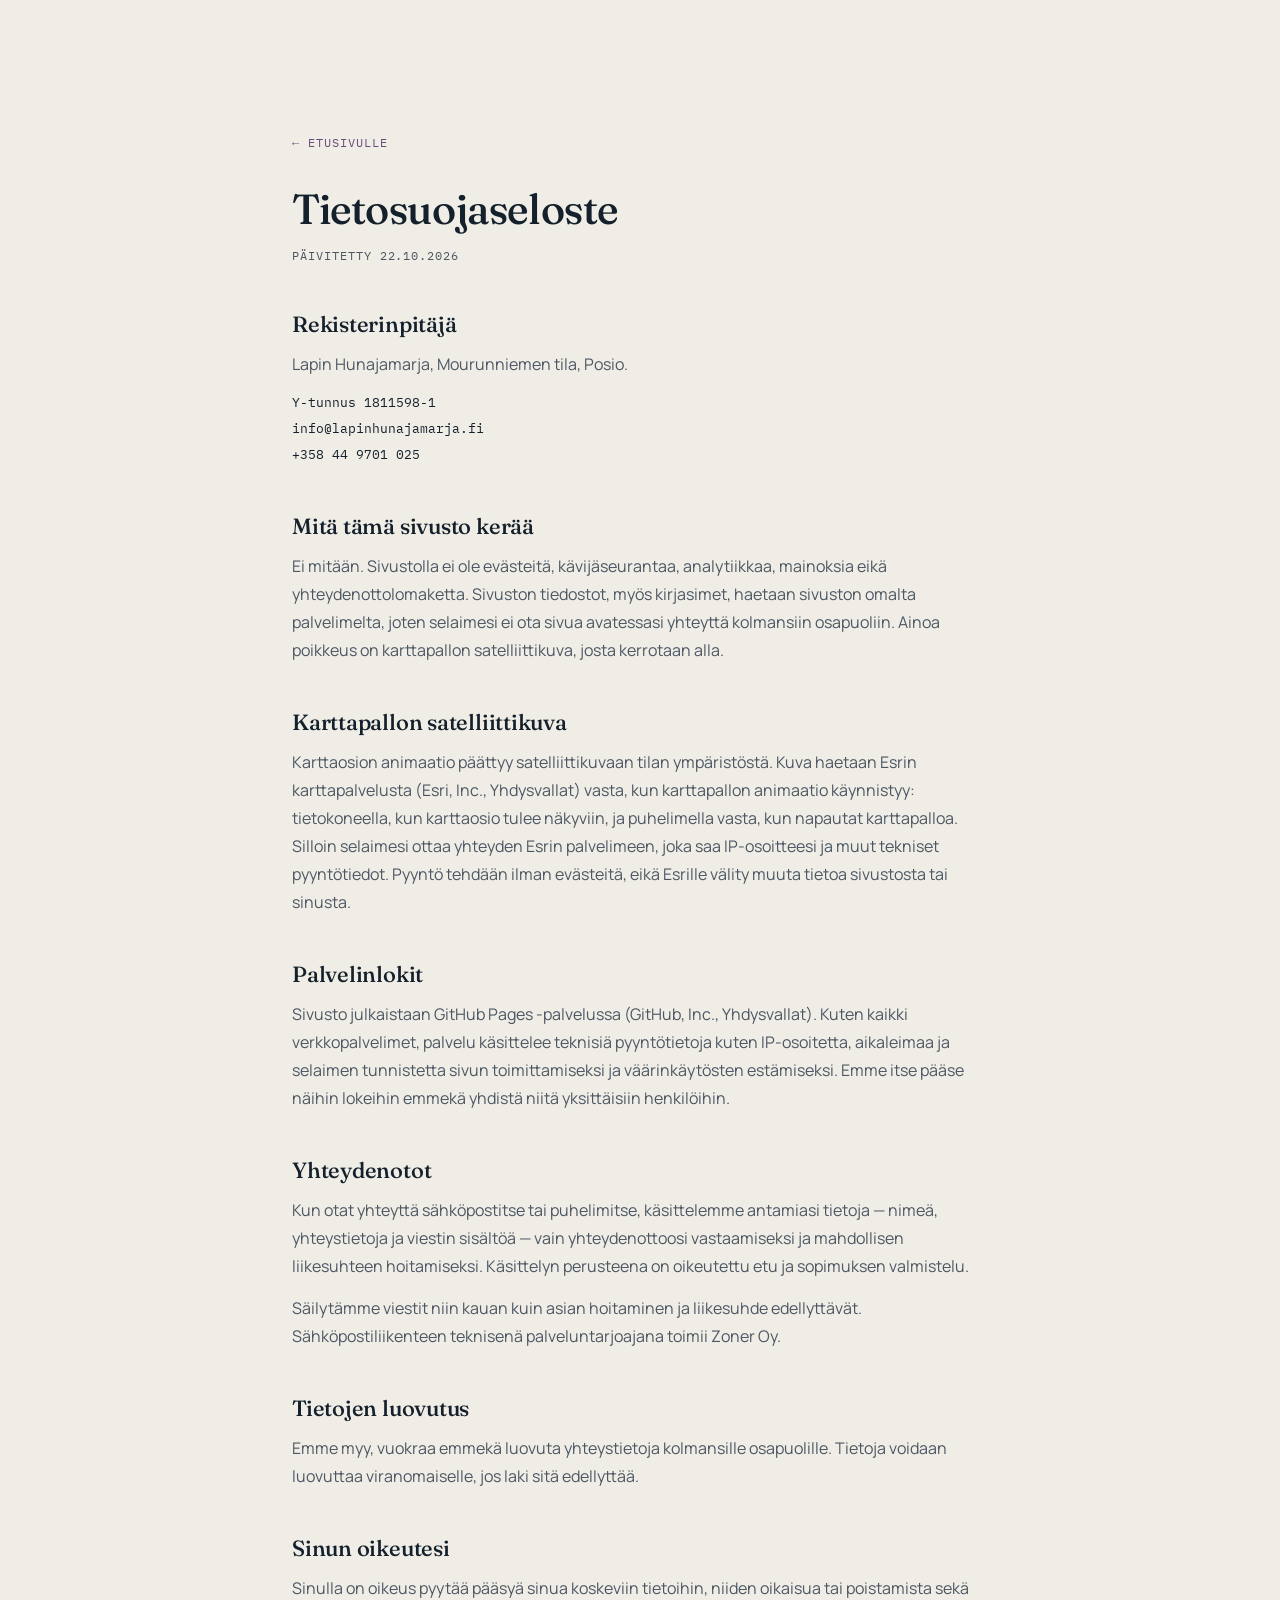
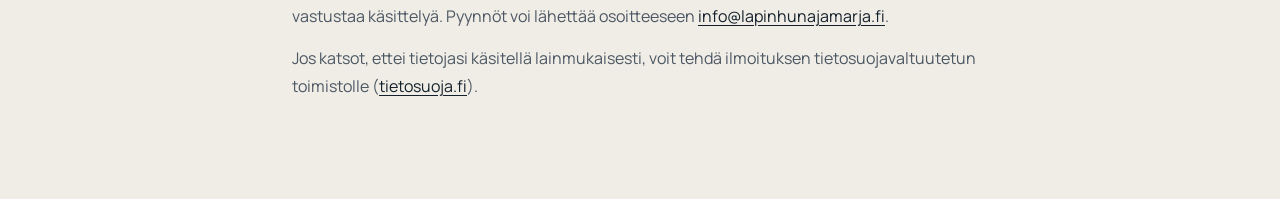
<file: tietosuoja.html>
<!DOCTYPE html>
<html lang="fi">
<head>
<meta charset="UTF-8">
<meta name="viewport" content="width=device-width, initial-scale=1.0">
<title>Tietosuojaseloste — Lapin Hunajamarja</title>
<meta name="description" content="Lapin Hunajamarjan tietosuojaseloste: sivusto ei käytä evästeitä, seurantaa eikä kolmannen osapuolen palveluita.">
<meta name="theme-color" content="#0A1420">
<link rel="canonical" href="https://lapinhunajamarja.fi/tietosuoja.html">
<link rel="alternate" hreflang="fi" href="https://lapinhunajamarja.fi/tietosuoja.html">
<link rel="alternate" hreflang="en" href="https://lapinhunajamarja.fi/en/privacy.html">
<link rel="alternate" hreflang="x-default" href="https://lapinhunajamarja.fi/tietosuoja.html">
<link rel="icon" type="image/svg+xml" href="data:image/svg+xml,%3Csvg xmlns='http://www.w3.org/2000/svg' viewBox='0 0 64 64'%3E%3Crect width='64' height='64' rx='14' fill='%230A1420'/%3E%3Ccircle cx='26' cy='30' r='11' fill='%235FE3B3'/%3E%3Ccircle cx='40' cy='38' r='11' fill='%232E9C82'/%3E%3C/svg%3E">
<link rel="apple-touch-icon" sizes="180x180" href="assets/icons/apple-touch-icon.png">
<link rel="manifest" href="site.webmanifest">
<link rel="preload" as="font" type="font/woff2" crossorigin href="assets/fonts/fraunces-latin-standard-normal.woff2">
<link rel="preload" as="font" type="font/woff2" crossorigin href="assets/fonts/manrope-latin-wght-normal.woff2">
<link rel="stylesheet" href="assets/site.css">
</head>
<body>

<main class="legal">
  <div class="wrap">
    <a class="back" href="index.html">← Etusivulle</a>
    <h1>Tietosuojaseloste</h1>
    <p class="updated">Päivitetty 22.10.2026</p>

    <h2>Rekisterinpitäjä</h2>
    <p>Lapin Hunajamarja, Mourunniemen tila, Posio.</p>
    <div class="contact-lines">
      Y-tunnus 1811598-1<br>
      info@lapinhunajamarja.fi<br>
      +358 44 9701 025
    </div>

    <h2>Mitä tämä sivusto kerää</h2>
    <p>Ei mitään. Sivustolla ei ole evästeitä, kävijäseurantaa, analytiikkaa, mainoksia eikä yhteydenottolomaketta. Sivuston tiedostot, myös kirjasimet, haetaan sivuston omalta palvelimelta, joten selaimesi ei ota sivua avatessasi yhteyttä kolmansiin osapuoliin. Ainoa poikkeus on karttapallon satelliittikuva, josta kerrotaan alla.</p>

    <h2>Karttapallon satelliittikuva</h2>
    <p>Karttaosion animaatio päättyy satelliittikuvaan tilan ympäristöstä. Kuva haetaan Esrin karttapalvelusta (Esri, Inc., Yhdysvallat) vasta, kun karttapallon animaatio käynnistyy: tietokoneella, kun karttaosio tulee näkyviin, ja puhelimella vasta, kun napautat karttapalloa. Silloin selaimesi ottaa yhteyden Esrin palvelimeen, joka saa IP-osoitteesi ja muut tekniset pyyntötiedot. Pyyntö tehdään ilman evästeitä, eikä Esrille välity muuta tietoa sivustosta tai sinusta.</p>

    <h2>Palvelinlokit</h2>
    <p>Sivusto julkaistaan GitHub Pages -palvelussa (GitHub, Inc., Yhdysvallat). Kuten kaikki verkkopalvelimet, palvelu käsittelee teknisiä pyyntötietoja kuten IP-osoitetta, aikaleimaa ja selaimen tunnistetta sivun toimittamiseksi ja väärinkäytösten estämiseksi. Emme itse pääse näihin lokeihin emmekä yhdistä niitä yksittäisiin henkilöihin.</p>

    <h2>Yhteydenotot</h2>
    <p>Kun otat yhteyttä sähköpostitse tai puhelimitse, käsittelemme antamiasi tietoja — nimeä, yhteystietoja ja viestin sisältöä — vain yhteydenottoosi vastaamiseksi ja mahdollisen liikesuhteen hoitamiseksi. Käsittelyn perusteena on oikeutettu etu ja sopimuksen valmistelu.</p>
    <p>Säilytämme viestit niin kauan kuin asian hoitaminen ja liikesuhde edellyttävät. Sähköpostiliikenteen teknisenä palveluntarjoajana toimii Zoner Oy.</p>

    <h2>Tietojen luovutus</h2>
    <p>Emme myy, vuokraa emmekä luovuta yhteystietoja kolmansille osapuolille. Tietoja voidaan luovuttaa viranomaiselle, jos laki sitä edellyttää.</p>

    <h2>Sinun oikeutesi</h2>
    <p>Sinulla on oikeus pyytää pääsyä sinua koskeviin tietoihin, niiden oikaisua tai poistamista sekä vastustaa käsittelyä. Pyynnöt voi lähettää osoitteeseen <a href="mailto:info@lapinhunajamarja.fi">info@lapinhunajamarja.fi</a>.</p>
    <p>Jos katsot, ettei tietojasi käsitellä lainmukaisesti, voit tehdä ilmoituksen tietosuojavaltuutetun toimistolle (<a href="https://tietosuoja.fi">tietosuoja.fi</a>).</p>
  </div>
</main>

</body>
</html>
</file>
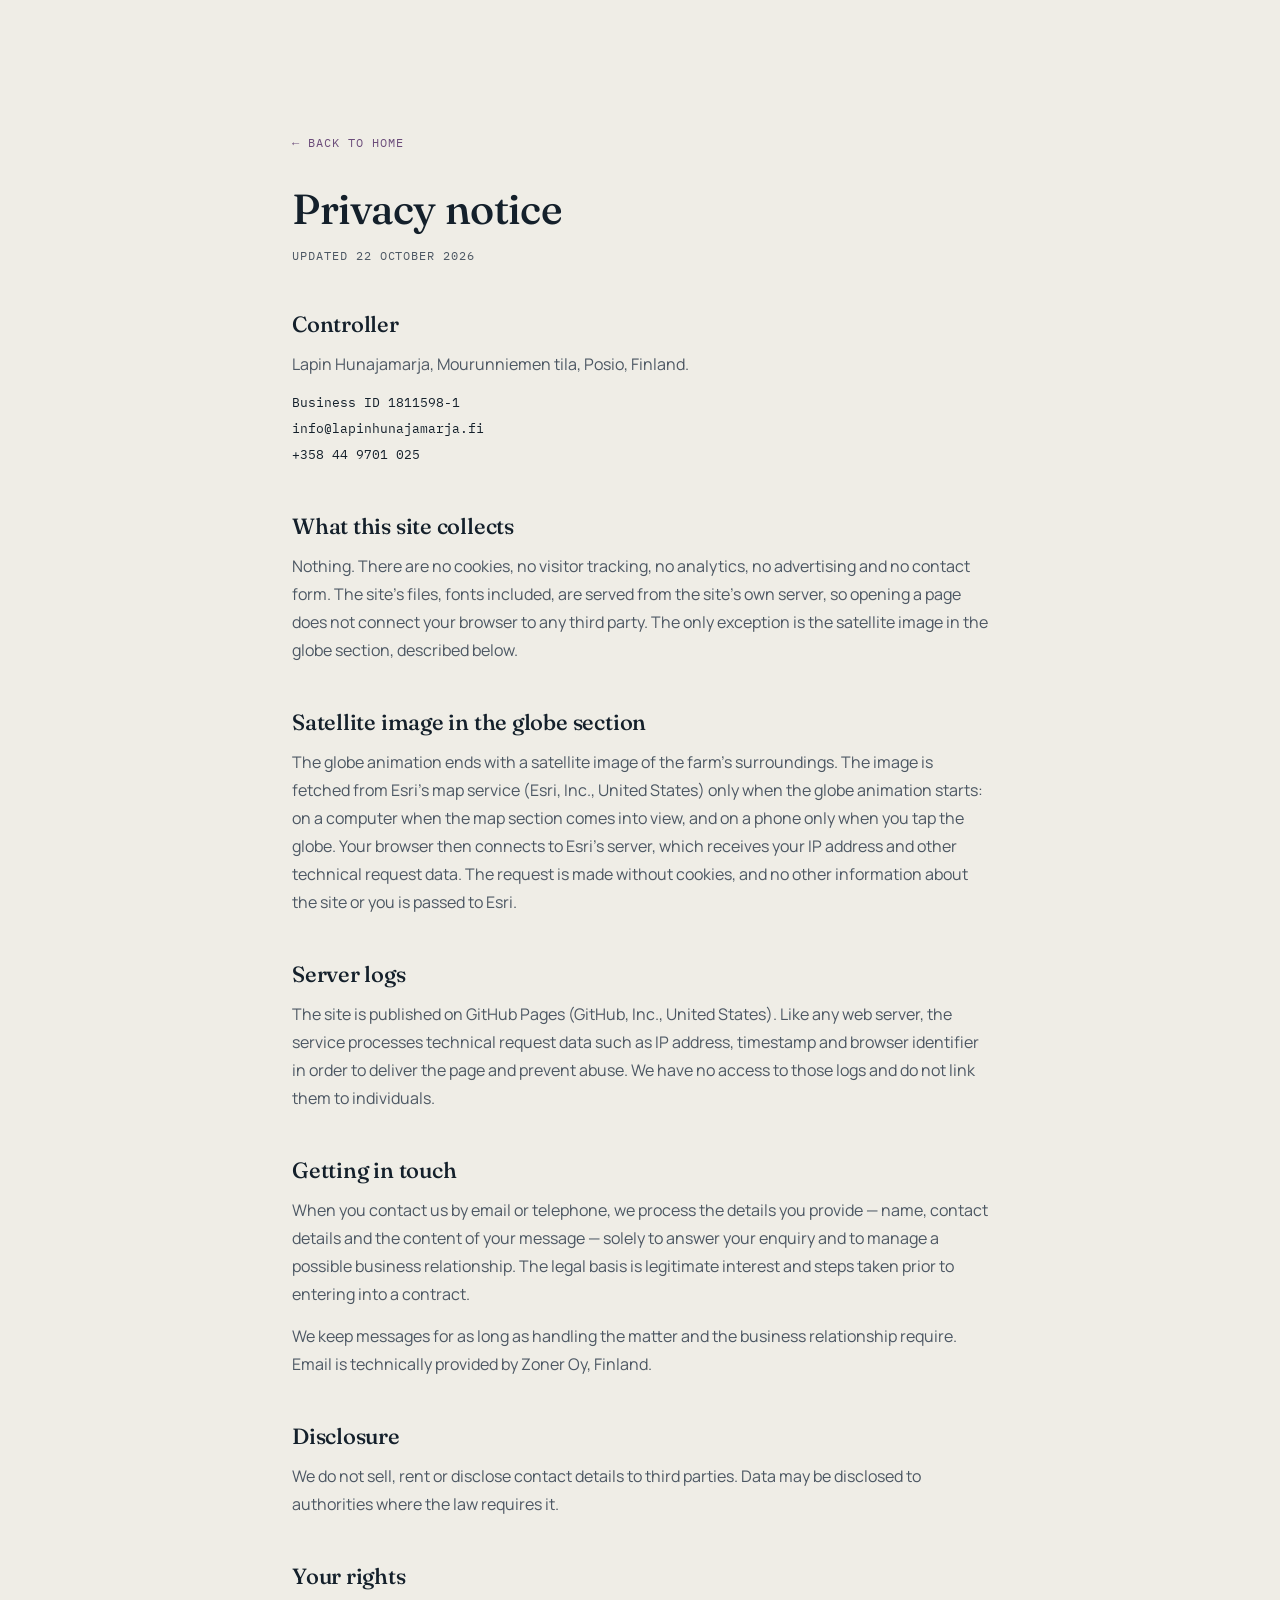
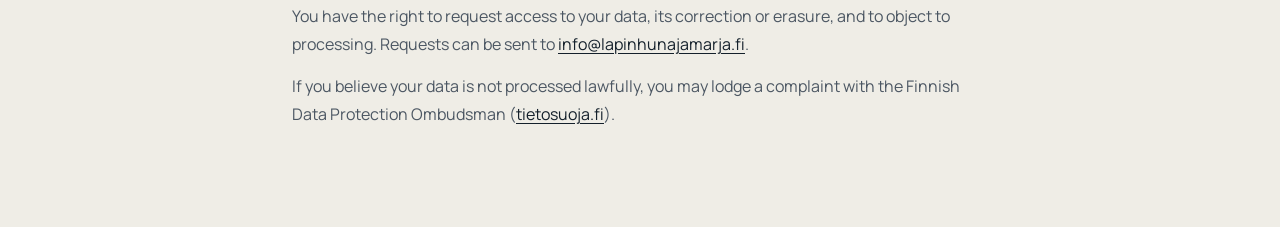
<file: en/privacy.html>
<!DOCTYPE html>
<html lang="en">
<head>
<meta charset="UTF-8">
<meta name="viewport" content="width=device-width, initial-scale=1.0">
<title>Privacy notice — Arctic Haskap</title>
<meta name="description" content="Privacy notice for Arctic Haskap: the site uses no cookies, no tracking and no third-party services.">
<meta name="theme-color" content="#0A1420">
<link rel="canonical" href="https://lapinhunajamarja.fi/en/privacy.html">
<link rel="alternate" hreflang="fi" href="https://lapinhunajamarja.fi/tietosuoja.html">
<link rel="alternate" hreflang="en" href="https://lapinhunajamarja.fi/en/privacy.html">
<link rel="alternate" hreflang="x-default" href="https://lapinhunajamarja.fi/tietosuoja.html">
<link rel="icon" type="image/svg+xml" href="data:image/svg+xml,%3Csvg xmlns='http://www.w3.org/2000/svg' viewBox='0 0 64 64'%3E%3Crect width='64' height='64' rx='14' fill='%230A1420'/%3E%3Ccircle cx='26' cy='30' r='11' fill='%235FE3B3'/%3E%3Ccircle cx='40' cy='38' r='11' fill='%232E9C82'/%3E%3C/svg%3E">
<link rel="apple-touch-icon" sizes="180x180" href="../assets/icons/apple-touch-icon.png">
<link rel="manifest" href="../site.webmanifest">
<link rel="preload" as="font" type="font/woff2" crossorigin href="../assets/fonts/fraunces-latin-standard-normal.woff2">
<link rel="preload" as="font" type="font/woff2" crossorigin href="../assets/fonts/manrope-latin-wght-normal.woff2">
<link rel="stylesheet" href="../assets/site.css">
</head>
<body>

<main class="legal">
  <div class="wrap">
    <a class="back" href="index.html">← Back to home</a>
    <h1>Privacy notice</h1>
    <p class="updated">Updated 22 October 2026</p>

    <h2>Controller</h2>
    <p>Lapin Hunajamarja, Mourunniemen tila, Posio, Finland.</p>
    <div class="contact-lines">
      Business ID 1811598-1<br>
      info@lapinhunajamarja.fi<br>
      +358 44 9701 025
    </div>

    <h2>What this site collects</h2>
    <p>Nothing. There are no cookies, no visitor tracking, no analytics, no advertising and no contact form. The site's files, fonts included, are served from the site's own server, so opening a page does not connect your browser to any third party. The only exception is the satellite image in the globe section, described below.</p>

    <h2>Satellite image in the globe section</h2>
    <p>The globe animation ends with a satellite image of the farm's surroundings. The image is fetched from Esri's map service (Esri, Inc., United States) only when the globe animation starts: on a computer when the map section comes into view, and on a phone only when you tap the globe. Your browser then connects to Esri's server, which receives your IP address and other technical request data. The request is made without cookies, and no other information about the site or you is passed to Esri.</p>

    <h2>Server logs</h2>
    <p>The site is published on GitHub Pages (GitHub, Inc., United States). Like any web server, the service processes technical request data such as IP address, timestamp and browser identifier in order to deliver the page and prevent abuse. We have no access to those logs and do not link them to individuals.</p>

    <h2>Getting in touch</h2>
    <p>When you contact us by email or telephone, we process the details you provide — name, contact details and the content of your message — solely to answer your enquiry and to manage a possible business relationship. The legal basis is legitimate interest and steps taken prior to entering into a contract.</p>
    <p>We keep messages for as long as handling the matter and the business relationship require. Email is technically provided by Zoner Oy, Finland.</p>

    <h2>Disclosure</h2>
    <p>We do not sell, rent or disclose contact details to third parties. Data may be disclosed to authorities where the law requires it.</p>

    <h2>Your rights</h2>
    <p>You have the right to request access to your data, its correction or erasure, and to object to processing. Requests can be sent to <a href="mailto:info@lapinhunajamarja.fi">info@lapinhunajamarja.fi</a>.</p>
    <p>If you believe your data is not processed lawfully, you may lodge a complaint with the Finnish Data Protection Ombudsman (<a href="https://tietosuoja.fi/en">tietosuoja.fi</a>).</p>
  </div>
</main>

</body>
</html>
</file>
<file: assets/site.css>
/* Itse isännöidyt fontit — ei kolmannen osapuolen pyyntöjä (GDPR) eikä ylimääräisiä kättelyitä. */
  @font-face{font-family:'Fraunces';font-style:normal;font-weight:100 900;font-display:swap;
    src:url(fonts/fraunces-latin-standard-normal.woff2) format('woff2-variations');unicode-range:U+0000-00FF,U+0131,U+0152-0153,U+02BB-02BC,U+02C6,U+02DA,U+02DC,U+0304,U+0308,U+0329,U+2000-206F,U+20AC,U+2122,U+2191,U+2193,U+2212,U+2215,U+FEFF,U+FFFD;}
  @font-face{font-family:'Fraunces';font-style:normal;font-weight:100 900;font-display:swap;
    src:url(fonts/fraunces-latin-ext-standard-normal.woff2) format('woff2-variations');unicode-range:U+0100-02BA,U+02BD-02C5,U+02C7-02CC,U+02CE-02D7,U+02DD-02FF,U+0304,U+0308,U+0329,U+1D00-1DBF,U+1E00-1E9F,U+1EF2-1EFF,U+2020,U+20A0-20AB,U+20AD-20C0,U+2113,U+2C60-2C7F,U+A720-A7FF;}
  @font-face{font-family:'Fraunces';font-style:italic;font-weight:100 900;font-display:swap;
    src:url(fonts/fraunces-latin-standard-italic.woff2) format('woff2-variations');unicode-range:U+0000-00FF,U+0131,U+0152-0153,U+02BB-02BC,U+02C6,U+02DA,U+02DC,U+0304,U+0308,U+0329,U+2000-206F,U+20AC,U+2122,U+2191,U+2193,U+2212,U+2215,U+FEFF,U+FFFD;}
  @font-face{font-family:'Fraunces';font-style:italic;font-weight:100 900;font-display:swap;
    src:url(fonts/fraunces-latin-ext-standard-italic.woff2) format('woff2-variations');unicode-range:U+0100-02BA,U+02BD-02C5,U+02C7-02CC,U+02CE-02D7,U+02DD-02FF,U+0304,U+0308,U+0329,U+1D00-1DBF,U+1E00-1E9F,U+1EF2-1EFF,U+2020,U+20A0-20AB,U+20AD-20C0,U+2113,U+2C60-2C7F,U+A720-A7FF;}
  @font-face{font-family:'Manrope';font-style:normal;font-weight:200 800;font-display:swap;
    src:url(fonts/manrope-latin-wght-normal.woff2) format('woff2-variations');unicode-range:U+0000-00FF,U+0131,U+0152-0153,U+02BB-02BC,U+02C6,U+02DA,U+02DC,U+0304,U+0308,U+0329,U+2000-206F,U+20AC,U+2122,U+2191,U+2193,U+2212,U+2215,U+FEFF,U+FFFD;}
  @font-face{font-family:'Manrope';font-style:normal;font-weight:200 800;font-display:swap;
    src:url(fonts/manrope-latin-ext-wght-normal.woff2) format('woff2-variations');unicode-range:U+0100-02BA,U+02BD-02C5,U+02C7-02CC,U+02CE-02D7,U+02DD-02FF,U+0304,U+0308,U+0329,U+1D00-1DBF,U+1E00-1E9F,U+1EF2-1EFF,U+2020,U+20A0-20AB,U+20AD-20C0,U+2113,U+2C60-2C7F,U+A720-A7FF;}
  @font-face{font-family:'IBM Plex Mono';font-style:normal;font-weight:400;font-display:swap;
    src:url(fonts/ibm-plex-mono-latin-400-normal.woff2) format('woff2');unicode-range:U+0000-00FF,U+0131,U+0152-0153,U+02BB-02BC,U+02C6,U+02DA,U+02DC,U+0304,U+0308,U+0329,U+2000-206F,U+20AC,U+2122,U+2191,U+2193,U+2212,U+2215,U+FEFF,U+FFFD;}
  @font-face{font-family:'IBM Plex Mono';font-style:normal;font-weight:400;font-display:swap;
    src:url(fonts/ibm-plex-mono-latin-ext-400-normal.woff2) format('woff2');unicode-range:U+0100-02BA,U+02BD-02C5,U+02C7-02CC,U+02CE-02D7,U+02DD-02FF,U+0304,U+0308,U+0329,U+1D00-1DBF,U+1E00-1E9F,U+1EF2-1EFF,U+2020,U+20A0-20AB,U+20AD-20C0,U+2113,U+2C60-2C7F,U+A720-A7FF;}
  @font-face{font-family:'IBM Plex Mono';font-style:normal;font-weight:500;font-display:swap;
    src:url(fonts/ibm-plex-mono-latin-500-normal.woff2) format('woff2');unicode-range:U+0000-00FF,U+0131,U+0152-0153,U+02BB-02BC,U+02C6,U+02DA,U+02DC,U+0304,U+0308,U+0329,U+2000-206F,U+20AC,U+2122,U+2191,U+2193,U+2212,U+2215,U+FEFF,U+FFFD;}
  @font-face{font-family:'IBM Plex Mono';font-style:normal;font-weight:500;font-display:swap;
    src:url(fonts/ibm-plex-mono-latin-ext-500-normal.woff2) format('woff2');unicode-range:U+0100-02BA,U+02BD-02C5,U+02C7-02CC,U+02CE-02D7,U+02DD-02FF,U+0304,U+0308,U+0329,U+1D00-1DBF,U+1E00-1E9F,U+1EF2-1EFF,U+2020,U+20A0-20AB,U+20AD-20C0,U+2113,U+2C60-2C7F,U+A720-A7FF;}

:root{
    --ink:        #0A1420;
    --ink-2:      #0F2036;
    --ink-3:      #16304C;
    --aurora:     #5FE3B3;
    --aurora-dim: #186550;
    --sun:        #EFB94C;
    /* Paivanvalokaavion kaksi savya: sama sarja kaytossa seka palkeissa
       etta selitteessa, jotta ne eivat paase eroamaan toisistaan. */
    --sun-a-normal: 0.8;
    --sun-a-high:   1;
    --berry:      #6B4C7A;
    --snow:       #F6F8F7;
    --paper:      #EFEDE6;
    --frost:      #B9C7D1;
    --line:       rgba(185,199,209,0.18);
    --ink-text:   #14202B;
    --muted-text: #4C5763;

    --display: 'Fraunces', serif;
    --body: 'Manrope', sans-serif;
    --mono: 'IBM Plex Mono', monospace;
  }

  *{margin:0;padding:0;box-sizing:border-box;}
  html{scroll-behavior:smooth;}
  body{
    background:var(--snow);
    color:var(--ink-text);
    font-family:var(--body);
    -webkit-font-smoothing:antialiased;
    overflow-x:hidden;
  }
  img{max-width:100%;display:block;}
  a{color:inherit;}
  a:focus-visible, button:focus-visible{outline:2px solid var(--aurora);outline-offset:3px;border-radius:2px;}

  /* Ohita navigaatio -linkki: nakyy vasta kun sille tabataan. */
  .skip-link{
    position:absolute;left:16px;top:-100px;z-index:200;
    padding:12px 20px;
    background:var(--ink);color:var(--snow);
    font-family:var(--mono);font-size:12px;letter-spacing:.08em;text-transform:uppercase;
    text-decoration:none;border-radius:100px;
    transition:top .2s ease;
  }
  .skip-link:focus{top:16px;}
  .wrap{max-width:1180px;margin:0 auto;padding:0 32px;}
  @media(max-width:640px){.wrap{padding:0 20px;}}

  .eyebrow{
    font-family:var(--mono);
    font-size:12px;
    letter-spacing:0.14em;
    text-transform:uppercase;
    display:flex;
    align-items:center;
    gap:10px;
  }
  .eyebrow::before{
    content:'';
    width:22px;height:1px;
    background:currentColor;
    opacity:0.6;
  }

  h1,h2,h3{font-family:var(--display);font-weight:500;letter-spacing:-0.01em;}
  .js .reveal{opacity:0;transform:translateY(24px);transition:opacity 0.9s cubic-bezier(.19,1,.22,1), transform 0.9s cubic-bezier(.19,1,.22,1);}
  .js .reveal.in{opacity:1;transform:translateY(0);}

  /* ---------- NAV ---------- */
  nav{
    position:fixed;top:0;left:0;right:0;z-index:100;
    padding:22px 32px;
    display:flex;justify-content:space-between;align-items:center;gap:28px;
    font-family:var(--mono);font-size:12px;letter-spacing:0.08em;
    mix-blend-mode:difference;
    color:#fff;
    pointer-events:none;
    transition:background-color .25s ease,box-shadow .25s ease,padding .25s ease;
  }
  /* Palkin korkeutta ei maarita teksti vaan 44x44 px hampurilaispainike
     (kosketuskohteen minimikoko). Painikkeen sisalla on jo 15 px tyhjaa,
     joten ulkoreunus voi olla pieni; min-height pitaa palkin samana myos
     leveilla naytoilla, joilla painike on piilossa. */
  nav.scrolled{
    mix-blend-mode:normal;
    padding:6px 32px;
    min-height:56px;
    background:rgba(22,18,42,.92);
    box-shadow:0 1px 0 rgba(239,185,76,.30);
    -webkit-backdrop-filter:blur(10px);
    backdrop-filter:blur(10px);
  }
  nav .brand{font-family:var(--display);font-size:16px;letter-spacing:0.02em;font-weight:500;pointer-events:auto;text-decoration:none;color:inherit;flex:0 0 auto;white-space:nowrap;}
  /* Jarjestys: koordinaatit, sitten kielivalinta, sitten valikkopainike.
     margin-left:auto imee kaiken vapaan tilan brandin jalkeen, jolloin nama
     kolme muodostavat yhden oikeaan reunaan sidotun ryhman tasavalein.
     Ilman sita justify-content:space-between jakoi vapaan tilan kahtia ja
     jatti FI/EN:n keskelle palkkia kauas painikkeesta. */
  nav .nav-meta{display:flex;align-items:center;gap:28px;pointer-events:auto;flex:0 0 auto;margin-left:auto;}
  nav .coords{opacity:0.85;pointer-events:auto;}
  @media(max-width:820px){nav .coords{display:none;}}
  /* Teksti on pieni, mutta kosketuskohde ei: linkeille annetaan 44 px korkeus
     ja hieman vaakapehmustetta, jolloin osumapinta on ohjeiden mukainen vaikka
     kirjasin on 12 px. Nav ei kasva, koska valikkopainike on jo 44 px korkea. */
  nav .lang-switch{display:flex;align-items:center;gap:2px;white-space:nowrap;font-size:11px;letter-spacing:.05em;}
  nav .lang-switch a{color:inherit;text-decoration:none;opacity:.65;transition:opacity .2s;
    display:inline-flex;align-items:center;justify-content:center;min-width:24px;min-height:44px;}
  nav .lang-switch a:hover,nav .lang-switch a:focus-visible{opacity:1;}
  nav .lang-switch [aria-current="page"]{font-weight:700;opacity:1;}

  /* Valikkopainike on kaytossa kaikilla leveyksilla, joten pelkka kuvake ei
     riita: isolla naytolla kolme viivaa jaa helposti huomaamatta. Sana on
     mukana aina kun se mahtuu. Kuvakkeen laatikko pysyy 44 px korkeana
     (kosketuskohteen minimi) vaikka viivat ovat sen keskella. */
  nav .nav-toggle{
    display:flex;align-items:center;gap:11px;
    background:none;border:none;color:inherit;cursor:pointer;
    pointer-events:auto;height:44px;padding:0;flex-shrink:0;
    font-family:var(--mono);font-size:12px;letter-spacing:0.08em;
    text-transform:uppercase;
  }
  nav .nav-toggle-label{opacity:.85;transition:opacity .2s;}
  nav .nav-toggle:hover .nav-toggle-label{opacity:1;}
  @media(max-width:620px){nav .nav-toggle-label{display:none;}}
  nav .nav-toggle-icon{position:relative;width:24px;height:44px;flex:0 0 auto;}
  nav .nav-toggle .bar{
    position:absolute;left:0;right:0;height:2px;background:currentColor;
    transition:transform .25s ease, opacity .25s ease;
  }
  nav .nav-toggle .bar:nth-child(1){top:15px;}
  nav .nav-toggle .bar:nth-child(2){top:22px;}
  nav .nav-toggle .bar:nth-child(3){top:29px;}
  nav .nav-toggle.open .bar:nth-child(1){transform:translateY(7px) rotate(45deg);}
  nav .nav-toggle.open .bar:nth-child(2){opacity:0;}
  nav .nav-toggle.open .bar:nth-child(3){transform:translateY(-7px) rotate(-45deg);}

  .mobile-menu{
    display:none;position:fixed;inset:0;z-index:99;
    background:var(--ink);flex-direction:column;align-items:center;justify-content:center;gap:30px;
    /* .mobile-menu on myos <nav>-elementti, joten se perisi ylla olevasta
       yleisesta nav{} saannosta mix-blend-mode:difference ja pointer-events:none.
       Nama nollataan tassa, muuten auki oleva valikko sekoittuu lapinakyvasti
       taustalla olevaan sivusisaltoon eivatka linkit reagoi kosketukseen. */
    mix-blend-mode:normal;pointer-events:auto;padding:0;
  }
  .mobile-menu.open{display:flex;}
  .mobile-menu a{
    color:var(--snow);font-family:var(--display);font-size:26px;font-style:italic;
    text-decoration:none;opacity:0.92;
  }
  .mobile-menu a:hover, .mobile-menu a:focus-visible{opacity:1;}
  .mobile-menu-coords{
    margin-top:14px;
    font-family:var(--mono);font-size:12px;letter-spacing:0.08em;
    color:var(--frost);opacity:.6;
  }


  /* ---------- HERO ---------- */
  .hero{
    position:relative;
    height:78svh;
    min-height:480px;
    display:flex;flex-direction:column;justify-content:flex-end;
    color:var(--snow);
    overflow:hidden;
    background:linear-gradient(180deg,#060B12 0%, #0A1420 55%, #0F2036 100%);
  }
  .hero-photo{position:absolute;inset:0;z-index:0;background:#392F36;}
  .hero-photo img{position:absolute;inset:0;width:100%;height:100%;}
  .hero-photo img.hero-photo-main{object-fit:cover;object-position:50% 55%;}
  @media(max-width:700px){ .hero-photo img.hero-photo-main{object-position:50% 64%;} }
  .hero::after{
    content:'';position:absolute;inset:0;z-index:1;pointer-events:none;
    background:linear-gradient(180deg,transparent 0%,transparent 50%,rgba(10,20,32,.30) 75%,rgba(10,20,32,.55) 100%);
  }
  /* Kuvan paalla on enaa otsikko, joka on isoa tekstia (raja 3:1). Gradientti
     tarvitaan vain alareunaan: se suojaa otsikon ja sulauttaa kuvan alapuolisen
     .hero-intro-kaistan variin. Taivas jaa kokonaan koskematta. */
  @media(max-width:700px){
    .hero{height:64svh;min-height:420px;}
  }
  #stars{position:absolute;inset:0;width:100%;height:100%;z-index:1;opacity:.09;}
  .aurora-svg{
    position:absolute;inset:0;width:100%;height:100%;z-index:1;opacity:.12;
    mix-blend-mode:screen;
    pointer-events:none;
  }
  .aurora-svg .ribbon{transform-box:fill-box;transform-origin:50% 50%;}
  .aurora-svg .r1{animation:auroraDrift1 9s ease-in-out infinite alternate;}
  .aurora-svg .r2{animation:auroraDrift2 12s ease-in-out infinite alternate;}
  .aurora-svg .r3{animation:auroraDrift3 15s ease-in-out infinite alternate;}
  @keyframes auroraDrift1{
    0%{transform:translate(-3%,0) scaleY(1) skewX(0deg);opacity:.8;}
    33%{transform:translate(1%,-3%) scaleY(1.08) skewX(-2deg);opacity:1;}
    66%{transform:translate(4%,-2%) scaleY(1.15) skewX(2deg);opacity:.9;}
    100%{transform:translate(5%,-5%) scaleY(1.12) skewX(-3deg);opacity:1;}
  }
  @keyframes auroraDrift2{
    0%{transform:translate(4%,-2%) scaleY(1.05) skewX(2deg);opacity:.65;}
    33%{transform:translate(0%,1%) scaleY(0.98) skewX(-1deg);opacity:.9;}
    66%{transform:translate(-3%,-1%) scaleY(1.02) skewX(1deg);opacity:.75;}
    100%{transform:translate(-4%,2%) scaleY(0.95) skewX(-2deg);opacity:.95;}
  }
  @keyframes auroraDrift3{
    0%{transform:translate(-5%,3%) scaleY(0.9) skewX(-1deg);opacity:.5;}
    33%{transform:translate(-1%,0%) scaleY(1.05) skewX(2deg);opacity:.75;}
    66%{transform:translate(2%,-2%) scaleY(0.95) skewX(-1deg);opacity:.6;}
    100%{transform:translate(3%,-3%) scaleY(1.1) skewX(3deg);opacity:.8;}
  }
  .hero-content{
    position:relative;z-index:2;
    width:100%;max-width:1180px;margin:0 auto;
    padding:0 32px 64px;
  }
  @media(max-width:640px){.hero-content{padding:0 20px 44px;}}
  .hero h1{
    font-size:clamp(48px,9.5vw,124px);
    line-height:0.94;
    text-shadow:0 2px 30px rgba(6,10,16,.55);
    font-weight:400;
  }
  .hero h1 em{font-style:italic;font-weight:400;color:var(--sun);}
  /* Esittelyteksti on omalla vaalealla kaistallaan heti kuvan alla. Kuvan
     alareunassa on vain kevyt tummennus otsikon luettavuutta varten. */
  .hero-intro{
    background:var(--paper);
    color:var(--ink-text);
    padding:52px 0 64px;
  }
  .hero-intro .wrap{
    display:grid;
    grid-template-columns:minmax(0,1fr) auto;
    gap:56px;align-items:end;
  }
  @media(max-width:860px){
    .hero-intro{padding:38px 0 48px;}
    .hero-intro .wrap{grid-template-columns:1fr;gap:32px;align-items:start;}
  }
  .hero-sub{
    max-width:620px;
    font-size:clamp(17px,1.5vw,19px);
    line-height:1.7;
    color:var(--ink-text);
    font-weight:400;
  }
  .hero-meta{
    display:flex;gap:36px;flex-wrap:wrap;
    font-family:var(--mono);font-size:12px;color:var(--muted-text);
    padding-top:22px;border-top:1px solid rgba(20,32,43,.15);
  }
  @media(min-width:861px){.hero-meta{flex-direction:column;gap:20px;min-width:210px;}}
  .hero-meta strong{display:block;color:var(--ink-text);font-size:14px;margin-bottom:4px;font-weight:500;}

  /* ---------- SEASONS (signature) ---------- */
  .seasons{
    position:relative;
    padding:140px 0 160px;
    color:var(--snow);
    background:var(--ink);
    overflow:hidden;
  }
  .seasons-bg{
    position:absolute;inset:0;
    background:
      radial-gradient(circle at 80% 16%,rgba(199,220,218,.16) 0%,rgba(199,220,218,.05) 24%,transparent 45%),
      linear-gradient(160deg,#41545C 0%,#354D59 100%);
    transition:background 0.1s linear;
  }
  .seasons .wrap{position:relative;z-index:2;}
  .seasons-head{max-width:640px;margin-bottom:80px;}
  .seasons-head .eyebrow{color:var(--aurora);margin-bottom:20px;}
  .seasons-head h2{font-size:clamp(30px,4.2vw,48px);line-height:1.1;}
  .season-grid{
    display:grid;grid-template-columns:1fr 1fr;gap:1px;
    background:var(--line);
    border:1px solid var(--line);
  }
  @media(max-width:820px){.season-grid{grid-template-columns:1fr;}}
  .season-card{background:rgba(255,255,255,0.055);padding:48px 40px;}
  .season-icon{width:56px;height:42px;margin-bottom:28px;overflow:visible;}
  .aurora-icon{filter:drop-shadow(0 0 9px rgba(66,255,164,.62));}
  .aurora-icon .aurora-sheet-one,.aurora-icon .aurora-sheet-two{transform-box:fill-box;transform-origin:center;}
  .aurora-icon .aurora-sheet-one{animation:auroraSheetOne 5.6s ease-in-out infinite alternate;}
  .aurora-icon .aurora-sheet-two{animation:auroraSheetTwo 4.4s ease-in-out infinite alternate;}
  .aurora-icon .aurora-glow{animation:auroraGlow 3.8s ease-in-out infinite;}
  .sunset-icon{filter:drop-shadow(0 0 8px rgba(239,185,76,.34));}
  .sunset-icon .sun-disc,.sunset-icon .sun-glow,.sunset-icon .sun-rays,.sunset-icon .sun-reflection{transform-box:fill-box;transform-origin:center;}
  .sunset-icon .sun-disc{animation:sunPulse 3.6s ease-in-out infinite;}
  .sunset-icon .sun-glow{animation:sunGlow 3.6s ease-in-out infinite;}
  .sunset-icon .sun-rays{animation:sunRays 3.6s ease-in-out infinite;}
  .sunset-icon .sun-reflection{animation:sunReflection 2.8s ease-in-out infinite;}
  @keyframes auroraSheetOne{0%{transform:translate(-1px,1px) skewX(-2deg);opacity:.72;}100%{transform:translate(2px,-1px) skewX(3deg);opacity:1;}}
  @keyframes auroraSheetTwo{0%{transform:translate(2px,-1px) skewX(2deg);opacity:.5;}100%{transform:translate(-2px,1px) skewX(-3deg);opacity:.88;}}
  @keyframes auroraGlow{0%,100%{opacity:.28;}50%{opacity:.72;}}
  @keyframes sunPulse{0%,100%{transform:scale(.96);opacity:.9;}50%{transform:scale(1.06);opacity:1;}}
  @keyframes sunGlow{0%,100%{transform:scale(.86);opacity:.28;}50%{transform:scale(1.18);opacity:.62;}}
  @keyframes sunRays{0%,100%{opacity:.55;transform:scale(.96);}50%{opacity:1;transform:scale(1.05);}}
  @keyframes sunReflection{0%,100%{opacity:.48;transform:scaleX(.88);}50%{opacity:1;transform:scaleX(1.06);}}
  .season-card h3{font-size:24px;font-weight:500;margin-bottom:6px;}
  .season-card .season-date{font-family:var(--mono);font-size:12px;color:#F2EAE4;opacity:.9;margin-bottom:22px;display:block;}
  .season-card p{color:#F6F8F7;line-height:1.75;font-size:15px;font-weight:400;}
  
  /* ---------- DAYLIGHT TIMELINE (horizontal) ---------- */
  .daylight-timeline{
    margin-top:80px;
    background:rgba(255,255,255,0.035);
    border:1px solid var(--line);
    padding:40px 32px 32px;
  }
  .daylight-timeline .eyebrow{color:var(--sun);margin-bottom:10px;}
  .daylight-timeline h2{
    font-size:22px;
    font-weight:400;
    margin-bottom:28px;
    color:var(--snow);
  }
  .daylight-timeline .sub{
    color:#F6F8F7;
    font-size:14px;
    line-height:1.7;
    max-width:600px;
    font-weight:400;
    margin-bottom:32px;
  }
  .daylight-timeline svg{width:100%;height:auto;display:block;overflow:visible;}
  .tl-month{font-family:var(--mono);font-size:12px;fill:#F6F8F7;opacity:.92;}
  .tl-axis{font-family:var(--mono);font-size:10.5px;fill:#F6F8F7;opacity:.68;}
  .tl-bar{fill:var(--sun);opacity:0;transform-origin:bottom;transition:opacity .7s cubic-bezier(.19,1,.22,1), transform .7s cubic-bezier(.19,1,.22,1);transition-delay:calc(var(--i) * 50ms);}
  .daylight-timeline svg.chart-in .tl-bar{opacity:var(--sun-a-normal);transform:scaleY(1);}
  .daylight-timeline svg.chart-in .tl-bar-high{opacity:var(--sun-a-high);transform:scaleY(1);}
  .tl-bar-high{fill:var(--sun);opacity:0;transform-origin:bottom;transition:opacity .7s cubic-bezier(.19,1,.22,1), transform .7s cubic-bezier(.19,1,.22,1);transition-delay:calc(var(--i) * 50ms);}
  .tl-label{font-family:var(--mono);font-size:11px;fill:#F6F8F7;opacity:.86;text-anchor:middle;}
  .tl-label-high{font-family:var(--mono);font-size:11px;fill:var(--sun);font-weight:500;text-anchor:middle;opacity:0;transition:opacity .7s ease;transition-delay:calc(var(--i) * 50ms + 300ms);}
  .daylight-timeline svg.chart-in .tl-label-high{opacity:1;}
  .tl-legend{
    display:flex;gap:24px;margin-top:16px;font-family:var(--mono);font-size:11px;color:#F6F8F7;opacity:.86;
  }
  .tl-legend span{display:flex;align-items:center;gap:8px;}
  .tl-legend .dot{width:12px;height:12px;border-radius:2px;display:inline-block;}
  .tl-legend .dot.sun{background:var(--sun);opacity:var(--sun-a-normal);}
  .tl-legend .dot.sun-high{background:var(--sun);opacity:var(--sun-a-high);}
  /* Kapea naytto: kaavio piirretaan vaakariveina (site.js), joten kehyksen
     sivupehmuste pienennetaan, jotta riveille jaa leveytta. */
  @media(max-width:640px){
    .daylight-timeline{padding:30px 16px 24px;}
    .tl-legend{flex-wrap:wrap;gap:8px 20px;}
  }
  .daylight-source{margin-top:20px;font-family:var(--mono);font-size:11px;line-height:1.65;color:#F2EAE4;opacity:.84;}

  /* ---------- EXTREMES (temperature chart) ---------- */
  .extremes{background:var(--ink);padding:130px 0 140px;color:var(--snow);}
  .extremes-head{max-width:640px;margin-bottom:64px;}
  .extremes-head .eyebrow{color:var(--sun);margin-bottom:20px;}
  .extremes-head h2{font-size:clamp(30px,4.2vw,48px);line-height:1.1;}
  .extremes-head p{margin-top:20px;color:var(--frost);font-size:16px;line-height:1.75;max-width:560px;font-weight:400;}
  .extremes-chart{width:100%;}
  .extremes-chart svg{width:100%;height:auto;display:block;overflow:visible;}
  .chart-note{margin-top:22px;font-family:var(--mono);font-size:12px;color:var(--frost);opacity:0.78;}
  /* Makutasapaino: sitoo yhteen valokayran (#seasons) ja lampotilakayran,
     joten se sijaitsee vasta kaavion jalkeen. Mitat .science-copyn mukaan,
     varit tumman taustan mukaan. */
  .balance{max-width:820px;margin-top:96px;padding-top:44px;
    border-top:1px solid rgba(246,248,247,0.14);}
  .balance .eyebrow{color:var(--sun);margin-bottom:18px;}
  .balance h3{font-size:clamp(25px,3vw,34px);line-height:1.2;margin-bottom:22px;font-weight:400;}
  .balance p{color:var(--frost);font-size:16px;line-height:1.8;margin-bottom:20px;font-weight:400;}
  .balance p:last-child{margin-bottom:0;}
  @media(max-width:640px){.balance{margin-top:64px;padding-top:34px;}}
  .bar-group{opacity:0;transform:translateY(14px);transition:opacity .7s cubic-bezier(.19,1,.22,1), transform .7s cubic-bezier(.19,1,.22,1);transition-delay:calc(var(--i) * 55ms);}
  .extremes-chart svg.chart-in .bar-group{opacity:1;transform:translateY(0);}
  .month-label{font-family:var(--mono);font-size:13px;fill:var(--frost);opacity:0.8;}
  .value-label{font-family:var(--mono);font-size:14px;font-weight:500;}
  .value-label.max{fill:var(--sun);}
  .value-label.min{fill:var(--aurora);}
  .axis-label{font-family:var(--mono);font-size:11px;fill:var(--frost);opacity:0.45;}
  .axis-unit{font-size:10px;letter-spacing:.06em;opacity:0.6;}
  /* Kapean nayton vaakarivikaavio piirretaan 1:1-koossa, joten fontit ovat oikeita pikseleita. */
  .is-narrow .value-label{font-size:12.5px;}
  .is-narrow .month-label{font-size:12px;opacity:.9;}
  .is-narrow .axis-label{font-size:10.5px;opacity:.6;}

  /* ---------- SCIENCE ---------- */
  .science{background:var(--snow);padding:140px 0;}
  .science-head{max-width:620px;margin-bottom:64px;}
  .science-head .eyebrow{color:var(--aurora-dim);margin-bottom:20px;}
  .science-head h2{font-size:clamp(30px,4.2vw,48px);color:var(--ink-text);line-height:1.1;}
  .science-head p{margin-top:20px;color:var(--muted-text);font-size:16px;line-height:1.7;max-width:520px;}
  .science-head p em{font-style:italic;}
  .science-copy{max-width:820px;}
  .science-copy .eyebrow{color:var(--aurora-dim);margin-bottom:18px;}
  .science-copy h3{font-size:clamp(25px,3vw,34px);color:var(--ink-text);line-height:1.2;margin-bottom:22px;}
  .science-copy p{color:var(--muted-text);font-size:16px;line-height:1.8;margin-bottom:20px;}
  .science-varieties{list-style:none;margin:30px 0;padding:0;border-top:1px solid rgba(20,32,43,0.12);}
  .science-varieties li{padding:16px 0;border-bottom:1px solid rgba(20,32,43,0.12);color:var(--muted-text);font-size:15px;line-height:1.6;}
  .science-varieties strong{color:var(--ink-text);}

  /* Lajikekuva: marjaryhmat koivupedilla vastaavat listan jarjestysta.
     Prosentit = marjaryhmien pystykeskikohdat kuvassa. */
  .varieties{margin:34px 0 8px;}
  .varieties-photo img{display:block;width:100%;height:auto;
    filter:drop-shadow(0 18px 30px rgba(20,32,43,0.15));}
  .varieties .science-varieties{margin-top:26px;}
  @media (min-width:900px){
    .varieties{display:grid;grid-template-columns:minmax(0,1.32fr) minmax(240px,1fr);
      gap:34px;align-items:stretch;margin:42px 0 12px;}
    .varieties .science-varieties{position:relative;margin:0;border-top:0;}
    .varieties .science-varieties li{position:absolute;left:0;right:0;
      transform:translateY(-50%);padding:0 0 0 26px;border-bottom:0;
      font-size:14px;line-height:1.55;}
    .varieties .science-varieties li::before{content:"";position:absolute;left:0;top:0.72em;
      width:16px;height:1px;background:rgba(20,32,43,0.28);}
    .varieties .science-varieties li:nth-child(1){top:22.4%;}
    .varieties .science-varieties li:nth-child(2){top:43.5%;}
    .varieties .science-varieties li:nth-child(3){top:64.5%;}
  }
  .own-harvest{margin-top:58px;padding-top:38px;border-top:1px solid rgba(20,32,43,0.16);}
  .own-harvest p{margin-bottom:0;}

  /* ---------- PRACTICES / TIMELINE ---------- */
  .practices{background:var(--paper);padding:140px 0;}
  .practices-head{max-width:640px;margin-bottom:70px;}
  .practices-head .eyebrow{color:var(--berry);margin-bottom:20px;}
  .practices-head h2{font-size:clamp(30px,4.2vw,48px);color:var(--ink-text);line-height:1.1;}
  .practices-head p{margin-top:20px;color:var(--muted-text);font-size:16px;line-height:1.75;max-width:560px;}

  /* Viljelyfilosofian kuva: heinä oksien seassa = pysyvä kasvipeite.
     Kuva ulottuu yli 900px kahden rivin yli, jolloin sen alareuna on samassa
     linjassa aikajanan otsikon kanssa eikä kuva jää leijumaan tyhjään. */
  .practices-intro{margin-bottom:0;}
  .practices-intro .practices-head{margin-bottom:32px;}
  .practices-photo{margin:0 0 60px;}
  .practices-photo img{display:block;width:100%;height:auto;border-radius:18px;
    filter:drop-shadow(0 18px 30px rgba(20,32,43,0.15));}
  @media (min-width:900px){
    .practices-intro{display:grid;
      grid-template-columns:minmax(0,640px) minmax(260px,400px);
      column-gap:60px;justify-content:space-between;margin-bottom:40px;}
    .practices-intro .practices-head{grid-column:1;grid-row:1;
      max-width:none;margin-bottom:56px;}
    .practices-intro .practices-head p{max-width:640px;}
    .practices-photo{grid-column:2;grid-row:1 / span 2;margin:6px 0 0;align-self:start;}
    .practices-intro .timeline-title{grid-column:1;grid-row:2;
      align-self:end;margin-bottom:0;}
  }

  .timeline-title{font-family:var(--body);font-size:15px;font-weight:800;letter-spacing:0.08em;margin-bottom:40px;color:var(--berry);}
  .timeline{position:relative;padding-left:0;}
  .timeline-line{position:absolute;left:150px;top:8px;bottom:8px;width:1px;background:rgba(20,32,43,0.16);}
  @media(max-width:560px){.timeline-line{left:96px;}}

  .t-item{display:grid;grid-template-columns:150px 1fr;gap:0;position:relative;padding-bottom:44px;}
  @media(max-width:560px){.t-item{grid-template-columns:96px 1fr;}}
  .t-item:last-child{padding-bottom:0;}
  .t-year{font-family:var(--mono);font-size:13px;color:var(--berry);font-weight:500;padding-top:2px;}
  .t-body{padding-left:32px;position:relative;}
  .t-body::before{content:'';position:absolute;left:-37px;top:6px;width:9px;height:9px;border-radius:50%;background:var(--berry);}
  @media(max-width:560px){.t-year{font-size:11px;line-height:1.4;padding-right:10px;}.t-body{padding-left:26px;}.t-body::before{left:-31px;}}
  .t-body h4{font-family:var(--body);font-weight:700;font-size:15px;margin-bottom:8px;}
  .t-body p{font-size:14.5px;color:var(--muted-text);line-height:1.75;max-width:600px;}
  /* Rahoitus (EU/Leader): valkoinen kortti aikajanan alla. Logot ovat yhta korkeat,
     kuten maaseuturahoituksen viestintaohje edellyttaa. */
  .funding{margin-top:88px;max-width:782px;background:#fff;border:1px solid rgba(20,32,43,0.10);padding:36px 40px 32px;}
  .funding .eyebrow{color:var(--berry);margin-bottom:14px;}
  .funding h3{font-family:var(--body);font-weight:700;font-size:18px;color:var(--ink-text);margin-bottom:14px;}
  .funding p{font-size:14.5px;color:var(--muted-text);line-height:1.75;margin-bottom:12px;}
  .funding-logos{display:flex;flex-wrap:wrap;align-items:center;gap:20px 36px;margin-top:26px;padding-top:24px;border-top:1px solid rgba(20,32,43,0.08);}
  .funding-logos img{height:56px;width:auto;display:block;}
  @media(max-width:560px){
    .funding{margin-top:64px;padding:28px 20px 24px;}
    .funding-logos{gap:16px 24px;}
    .funding-logos img{height:44px;}
  }


  /* ---------- TRAILCAM ---------- */
  .trailcam{background:var(--ink);padding:130px 0 140px;color:var(--snow);}
  .trailcam-head{max-width:640px;margin-bottom:56px;}
  .trailcam-head .eyebrow{color:var(--aurora);margin-bottom:20px;}
  .trailcam-head h2{font-size:clamp(30px,4.2vw,48px);line-height:1.1;}
  .trailcam-head p{margin-top:20px;color:var(--frost);font-size:16px;line-height:1.75;max-width:580px;font-weight:400;}
  .trailcam-grid{display:grid;grid-template-columns:repeat(5,1fr);gap:8px;}
  @media(max-width:980px){.trailcam-grid{grid-template-columns:repeat(4,1fr);}}
  @media(max-width:700px){.trailcam-grid{grid-template-columns:repeat(3,1fr);}}
  @media(max-width:460px){.trailcam-grid{grid-template-columns:repeat(2,1fr);}}
  .tc-tile{overflow:hidden;position:relative;border:1px solid var(--line);background:#000;line-height:0;}
  .tc-tile img{width:100%;height:auto;display:block;transition:transform .6s cubic-bezier(.19,1,.22,1);}
  .tc-tile:hover img{transform:scale(1.06);}
  .trailcam-note{margin-top:28px;font-family:var(--mono);font-size:12px;color:var(--frost);opacity:.8;}

  /* ---------- GALLERY ---------- */
  .gallery{background:var(--paper);padding:140px 0;}
  .gallery-head{max-width:640px;margin-bottom:56px;}
  .gallery-head .eyebrow{color:var(--berry);margin-bottom:20px;}
  .gallery-head h2{font-size:clamp(30px,4.2vw,48px);color:var(--ink-text);line-height:1.1;}
  .gallery-head p{margin-top:20px;color:var(--muted-text);font-size:16px;line-height:1.75;max-width:560px;}
  .gallery-grid{columns:3;column-gap:14px;}
  @media(max-width:820px){.gallery-grid{columns:2;}}
  @media(max-width:520px){.gallery-grid{columns:1;}}
  /* Leveillä näytöillä kuvaruudukko ja video levittäytyvät tekstipalstan yli
     sivun reunoille jäävään tyhjään tilaan; otsikko pysyy muiden osioiden
     otsikoiden linjassa. Leveys ei voi ylittää ikkunaa, joten vaakavieritystä
     ei synny. Kynnys on 1560 px, koska sitä kapeammalla neljäs sarake kutistaisi kuvia:
     4 saraketta vaatii 1494 px pysyäkseen nykyisessä 363 pikselissä. */
  @media(min-width:1560px){
    .gallery-grid,.trials-grid{
      --gw:min(1520px,100vw - 64px);
      width:var(--gw);
      margin-inline:calc((100% - var(--gw))/2);
    }
    .gallery-grid{columns:4;}
  }
  /* Tuotekokeilut (galleriaosion lopussa, videon jälkeen) */
  .trials{margin-top:96px;padding-top:56px;border-top:1px solid rgba(20,32,43,0.12);}
  .trials-head{max-width:640px;margin-bottom:36px;}
  .trials-head .eyebrow{color:var(--berry);margin-bottom:16px;}
  .trials-head h3{font-size:clamp(24px,3vw,34px);color:var(--ink-text);line-height:1.15;}
  .trials-head p{margin-top:16px;color:var(--muted-text);font-size:16px;line-height:1.75;}
  .trials-grid{display:grid;grid-template-columns:repeat(3,1fr);gap:14px;}
  @media(max-width:600px){.trials-grid{grid-template-columns:repeat(2,1fr);gap:10px;}}
  .trial-tile{margin:0;background:#fff;border:1px solid rgba(20,32,43,0.12);}
  .trial-tile img{display:block;width:100%;height:auto;}
  .trial-tile figcaption{display:flex;gap:10px;align-items:baseline;padding:12px 14px 14px;font-family:var(--mono);font-size:11px;line-height:1.45;color:var(--muted-text);}
  .trial-no{color:var(--berry);font-weight:500;}
  .g-tile{
    position:relative;overflow:hidden;display:block;width:100%;
    break-inside:avoid;margin:0 0 14px;
    background:
      repeating-linear-gradient(45deg, rgba(20,32,43,0.05) 0 2px, transparent 2px 14px),
      linear-gradient(160deg,#E4E1D7,#D8D4C6);
    border:1px solid rgba(20,32,43,0.12);
  }
  .g-tile img{position:relative;width:100%;height:auto;object-fit:contain;}
  .g-tile video{position:relative;display:block;width:100%;height:auto;aspect-ratio:16/9;object-fit:cover;background:var(--ink);}
  .g-tile.has-img::before{display:none;}
  .g-tile.has-img .g-caption{color:var(--muted-text);}
  .g-tile.featured{box-shadow:inset 0 0 0 2px var(--aurora);}
  .g-caption{position:relative;z-index:2;padding:14px 16px 16px;font-family:var(--mono);font-size:11px;color:var(--muted-text);line-height:1.5;background:rgba(255,255,255,.72);}
  .g-tile.wide{aspect-ratio:auto;}

  /* ---------- CONTACT ---------- */
  .contact{background:var(--snow);padding:130px 0;}
  .contact .wrap{display:grid;grid-template-columns:1fr 1fr;gap:64px;align-items:start;}
  @media(max-width:860px){.contact .wrap{grid-template-columns:1fr;gap:42px;}}
  .contact .eyebrow{color:var(--aurora-dim);margin-bottom:20px;}
  .contact h2{font-size:clamp(30px,4.2vw,48px);line-height:1.1;margin-bottom:20px;color:var(--ink-text);}
  .contact p{color:var(--muted-text);font-size:16px;line-height:1.75;}
  .contact-box{border:1px solid rgba(20,32,43,.12);background:#fff;padding:34px;box-shadow:0 24px 70px rgba(10,20,32,.06);}
  .contact-row{display:flex;justify-content:space-between;gap:24px;padding:16px 0;border-bottom:1px solid rgba(20,32,43,.1);font-family:var(--mono);font-size:13px;}
  .contact-row:first-child{padding-top:0;}
  .contact-row:last-child{border-bottom:0;padding-bottom:0;}
  .contact-row span:first-child{color:var(--muted-text);}
  .contact-row span:last-child{color:var(--ink-text);font-weight:600;text-align:right;}

  /* ---------- FOOTER ---------- */
  footer{background:var(--ink);color:var(--frost);padding:64px 0 40px;border-top:1px solid var(--line);}
  .footer-bottom{padding-top:24px;display:flex;justify-content:space-between;flex-wrap:wrap;gap:12px;font-family:var(--mono);font-size:12px;opacity:0.8;}
  .footer-legal{color:inherit;text-decoration:underline;text-underline-offset:3px;opacity:.85;}
  .footer-legal:hover,.footer-legal:focus-visible{opacity:1;}

  /* Tietosuojaseloste — oma sivu, käyttää samaa tyylitiedostoa. */
  .legal{background:var(--paper);padding:130px 0 100px;}
  .legal .wrap{max-width:760px;}
  .legal .back{display:inline-block;margin-bottom:34px;font-family:var(--mono);font-size:12px;
    letter-spacing:.08em;text-transform:uppercase;color:var(--berry);text-decoration:none;}
  .legal .back:hover,.legal .back:focus-visible{text-decoration:underline;text-underline-offset:4px;}
  .legal h1{font-family:var(--display);font-weight:500;color:var(--ink-text);
    font-size:clamp(28px,4.2vw,42px);line-height:1.15;}
  .legal .updated{margin-top:12px;font-family:var(--mono);font-size:12px;letter-spacing:.08em;
    text-transform:uppercase;color:var(--muted-text);}
  .legal h2{font-family:var(--display);font-weight:500;color:var(--ink-text);
    font-size:22px;margin:44px 0 12px;}
  .legal p,.legal li{color:var(--muted-text);font-size:16px;line-height:1.75;}
  .legal p+p{margin-top:14px;}
  .legal ul{margin:12px 0 0 20px;}
  .legal li{margin-bottom:8px;}
  .legal a{color:var(--ink-text);text-decoration:underline;text-underline-offset:3px;}
  .legal .contact-lines{margin-top:12px;font-family:var(--mono);font-size:13px;line-height:2;color:var(--ink-text);}

  @media (prefers-reduced-motion: reduce){
    *{animation-duration:0.01ms !important;animation-iteration-count:1 !important;transition-duration:0.01ms !important;scroll-behavior:auto !important;}
  }

  /* ==================================================================
     MAP INTRO STYLES (from index.html)
     ================================================================== */

.map-attribution{
  position:absolute;left:10px;bottom:8px;z-index:8;
  max-width:calc(100% - 20px);padding:4px 7px;border-radius:3px;
  background:rgba(5,11,20,.72);color:rgba(234,243,242,.76);
  font-family:var(--mono);font-size:9px;line-height:1.35;
}
.map-attribution a{color:inherit;text-decoration:none;}
.map-attribution a:hover,.map-attribution a:focus-visible{text-decoration:underline;}

#map-section{
  --bg: #050b14;
  --ink: #eaf3f2;
  --ink-dim: rgba(234,243,242,0.62);
  --aurora-green: #7cffcb;
  --aurora-violet: #9b8cff;
  --haskap-blue: #4a9eff;
  --haskap-dark: #1a5fb4;
  --berry-red: #ff4757;

  position:relative; width:100%; height:100vh; overflow:hidden;
  background:var(--bg); color:var(--ink); font-family:var(--body);
}

#map-section.mobile-map-fallback{
  height:min(78svh,680px);min-height:500px;
  background:
    radial-gradient(circle at 50% 48%,rgba(74,158,255,.22) 0 3%,transparent 3.5%),
    radial-gradient(circle at 50% 48%,transparent 0 18%,rgba(124,255,203,.10) 18.5% 19%,transparent 19.5%),
    radial-gradient(circle at 50% 48%,transparent 0 34%,rgba(124,255,203,.07) 34.5% 35%,transparent 35.5%),
    linear-gradient(145deg,#081721 0%,#102B35 48%,#173A3B 100%);
}
#map-section.mobile-map-fallback::before{
  content:'';position:absolute;inset:0;opacity:.22;
  background-image:
    linear-gradient(rgba(234,243,242,.12) 1px,transparent 1px),
    linear-gradient(90deg,rgba(234,243,242,.12) 1px,transparent 1px);
  background-size:42px 42px;
  -webkit-mask-image:radial-gradient(circle at center,#000 0%,transparent 74%);
  mask-image:radial-gradient(circle at center,#000 0%,transparent 74%);
}
#map-section.mobile-map-fallback #globe-canvas,
#map-section.mobile-map-fallback #sat-reveal,
#map-section.mobile-map-fallback #sat-pin,
#map-section.mobile-map-fallback #berry-pin,
#map-section.mobile-map-fallback .narrative,
#map-section.mobile-map-fallback .vignette,
#map-section.mobile-map-fallback #replay,
#map-section.mobile-map-fallback #loader{display:none;}
#map-section.mobile-map-fallback #destination-card{
  top:auto;bottom:6%;width:min(88%,520px);
  opacity:1;transform:translate(-50%,0);
}

/* --- Play-nappi: kaynnistaa karttapallon vain pyydettaessa --- */
#globe-play{display:none;}
#map-section.mobile-map-fallback #globe-play{
  display:inline-flex;align-items:center;gap:9px;
  margin-top:18px;padding:11px 20px;
  min-height:44px;
  background:rgba(95,227,179,.12);
  border:1px solid rgba(95,227,179,.5);
  border-radius:100px;
  color:var(--aurora);
  font-family:var(--mono);font-size:12px;letter-spacing:.08em;
  text-transform:uppercase;cursor:pointer;
  transition:background .25s ease,border-color .25s ease;
  -webkit-tap-highlight-color:transparent;
}
#map-section.mobile-map-fallback #globe-play:hover:not(:disabled),
#map-section.mobile-map-fallback #globe-play:focus-visible{
  background:rgba(95,227,179,.2);border-color:rgba(95,227,179,.8);
}
#globe-play:disabled{opacity:.6;cursor:default;}
.contact-row a{color:inherit;text-decoration:none;border-bottom:1px solid rgba(95,227,179,.35);transition:border-color .2s ease;}
.contact-row a:hover,.contact-row a:focus-visible{border-bottom-color:var(--aurora);}
#globe-play .gp-icon{
  width:0;height:0;flex:none;
  border-left:9px solid currentColor;
  border-top:6px solid transparent;
  border-bottom:6px solid transparent;
  margin-left:2px;
}
#globe-play.loading .gp-icon{
  border:2px solid currentColor;border-top-color:transparent;
  width:12px;height:12px;border-radius:50%;margin-left:0;
  animation:gpSpin .8s linear infinite;
}
@keyframes gpSpin{to{transform:rotate(360deg);}}
/* --- Karttapallon kuva kevytversiossa; napautus kaynnistaa animaation --- */
#real-map{display:none;}
#map-section.mobile-map-fallback #real-map{
  display:block;position:absolute;left:50%;top:34%;
  transform:translate(-50%,-50%);
  width:min(90vw,420px);aspect-ratio:2/1;
  border-radius:12px;overflow:hidden;z-index:2;cursor:pointer;
  border:1px solid rgba(95,227,179,.3);
  box-shadow:0 18px 50px rgba(0,0,0,.5);
  background:rgba(12,28,44,.6);
  -webkit-tap-highlight-color:transparent;
}
#map-section.mobile-map-fallback #real-map:hover,
#map-section.mobile-map-fallback #real-map:focus-visible{
  border-color:rgba(95,227,179,.6);
}
#real-map-img{width:100%;height:100%;object-fit:cover;display:block;opacity:0;transition:opacity .6s ease;}
#real-map-img.loaded{opacity:1;}
#real-map-label{
  position:absolute;left:0;right:0;bottom:0;
  padding:8px 10px;
  background:linear-gradient(to top,rgba(6,14,24,.92),rgba(6,14,24,0));
  color:var(--snow);font-family:var(--mono);font-size:10px;
  letter-spacing:.04em;text-align:center;
}
@media (max-height:700px){
  #map-section.mobile-map-fallback #real-map{width:min(88vw,360px);top:32%;}
}
/* Kevytversiossa destination-card näyttää jo saman nimen/koordinaatit,
   joten real-map-label piilotetaan ettei "Lapin Hunajamarja" toistu kahdesti. */
#map-section.mobile-map-fallback #real-map-label{display:none;}
*{ box-sizing: border-box; }

#globe-canvas{
  position:absolute; inset:0; display:block; opacity:0; transition:opacity 1.2s ease;
  z-index:1;
}
#globe-canvas.ready{ opacity:1; }

.vignette{
  position:absolute; inset:0; pointer-events:none; z-index:2;
  background: radial-gradient(ellipse at center, rgba(0,0,0,0) 45%, rgba(0,0,0,0.55) 100%);
}

#loader{
  position:absolute; inset:0; display:flex; align-items:center; justify-content:center;
  z-index:10; background:var(--bg); transition:opacity .8s ease;
  font-family:var(--display); font-style:italic; font-size:1.4rem;
  letter-spacing:.04em; color:var(--ink-dim);
}
#loader.hidden{ opacity:0; pointer-events:none; }

.narrative{
  position:absolute; left:0; right:0; text-align:center; z-index:3;
  pointer-events:none;
}
.phase-text{
  position:absolute; left:50%; top:14%; transform:translate(-50%, 8px);
  font-family:var(--display); font-weight:400; font-style:italic;
  font-size:clamp(1.3rem, 3.4vw, 2.4rem);
  color: var(--ink-dim);
  opacity:0; transition: opacity 1.3s ease, transform 1.3s ease;
  letter-spacing:.02em; white-space:nowrap; z-index:3;
}
.phase-text.visible{ opacity:1; transform:translate(-50%, 0); }

#destination-card{
  position:absolute; left:50%; bottom:9%; transform:translate(-50%, 16px);
  text-align:center; z-index:4; opacity:0; transition:opacity 1.4s ease, transform 1.4s ease;
}
#destination-card.visible{ opacity:1; transform:translate(-50%, 0); }
#destination-card h2{
  font-family:var(--display); font-weight:600; font-style:normal;
  font-size:clamp(2.2rem, 6vw, 4rem); margin:0; line-height:1.05;
  text-shadow: 0 0 30px rgba(74,158,255,0.25);
}
#destination-card .coords{
  margin-top:.6rem; font-family:var(--body); font-weight:400;
  font-size:.8rem; letter-spacing:.08em; color:var(--ink-dim);
}

#sat-reveal{
  position:absolute; inset:0; z-index:0; opacity:0;
  transition: opacity 2.6s ease;
  pointer-events:none; overflow:hidden; background:#0a1520;
}
#sat-reveal.visible{ opacity:1; }
#sat-reveal canvas{
  position:absolute; top:50%; left:50%;
  transform:translate(-50%,-50%) scale(1.55);
  width:100%; height:100%; object-fit:cover;
  transition: transform 2.8s cubic-bezier(0.22, 0.61, 0.36, 1);
}
#sat-reveal.visible canvas{
  transform:translate(-50%,-50%) scale(1);
}

/* Sininen sykkivä marja */
#sat-pin{
  position:absolute; top:50%; left:50%; z-index:3; pointer-events:none;
  width:24px; height:24px; margin:-12px 0 0 -12px;
  opacity:0; transition:opacity 0.8s ease;
}
#sat-pin.visible{ opacity:1; }
#sat-pin::before{
  content:''; position:absolute; inset:0; border-radius:50%;
  background: radial-gradient(circle at 35% 30%, #6ab7ff, #4a9eff 50%, #1a5fb4);
  box-shadow: 0 0 25px rgba(74,158,255,0.6), 0 0 60px rgba(26,58,110,0.3), inset 0 -3px 8px rgba(0,0,0,0.3), inset 0 3px 8px rgba(255,255,255,0.15);
  animation: pulse-blue 2s ease-in-out infinite;
  border: 1.5px solid rgba(74,158,255,0.2);
}
#sat-pin::after{
  content:''; position:absolute; top:28%; left:22%;
  width:7px; height:7px; border-radius:50%;
  background: radial-gradient(circle at 40% 30%, rgba(255,255,255,0.3), rgba(255,255,255,0.05));
  opacity: 0.5;
  animation: sparkle 3s ease-in-out infinite;
}
@keyframes pulse-blue {
  0%, 100% { transform: scale(1); box-shadow: 0 0 25px rgba(74,158,255,0.6), 0 0 60px rgba(26,58,110,0.3), inset 0 -3px 8px rgba(0,0,0,0.3), inset 0 3px 8px rgba(255,255,255,0.15); }
  50% { transform: scale(1.12); box-shadow: 0 0 40px rgba(74,158,255,0.8), 0 0 80px rgba(26,58,110,0.4), inset 0 -3px 8px rgba(0,0,0,0.3), inset 0 3px 8px rgba(255,255,255,0.2); }
}
@keyframes sparkle {
  0%, 100% { opacity: 0.3; transform: scale(0.8); }
  50% { opacity: 0.6; transform: scale(1.2); }
}

#sat-pin .ring {
  position:absolute; inset:-8px; border-radius:50%;
  border: 1.5px solid rgba(74,158,255,0.35);
  animation: ring-expand 2.8s ease-out infinite;
}
#sat-pin .ring:nth-child(2) { animation-delay: 0.9s; border-color: rgba(74,158,255,0.25); }
#sat-pin .ring:nth-child(3) { animation-delay: 1.8s; border-color: rgba(74,158,255,0.15); }
@keyframes ring-expand {
  0% { transform: scale(0.6); opacity: 0.7; border-width: 2px; }
  100% { transform: scale(3.5); opacity: 0; border-width: 0.5px; }
}

/* Berry Processing Center - punainen piste */
#berry-pin{
  position:absolute; top:50%; left:50%; z-index:3; pointer-events:none;
  width:16px; height:16px; margin:-8px 0 0 -8px;
  opacity:0; transition:opacity 0.8s ease;
}
#berry-pin.visible{ opacity:1; }
#berry-pin::before{
  content:''; position:absolute; inset:0; border-radius:50%;
  background: radial-gradient(circle at 35% 30%, #ff6b7a, #ff4757 50%, #c0392b);
  box-shadow: 0 0 12px rgba(255,71,87,0.5), 0 0 30px rgba(255,71,87,0.3), inset 0 -2px 6px rgba(0,0,0,0.3), inset 0 2px 6px rgba(255,255,255,0.15);
  animation: pulse-berry 2.5s ease-in-out infinite;
  border: 1px solid rgba(255,71,87,0.2);
}
#berry-pin::after{
  content:''; position:absolute; top:28%; left:22%;
  width:4px; height:4px; border-radius:50%;
  background: radial-gradient(circle at 40% 30%, rgba(255,255,255,0.3), rgba(255,255,255,0.05));
  opacity: 0.5;
  animation: sparkle2 3.5s ease-in-out infinite;
}
@keyframes pulse-berry {
  0%, 100% { transform: scale(1); box-shadow: 0 0 12px rgba(255,71,87,0.5), 0 0 30px rgba(255,71,87,0.3); }
  50% { transform: scale(1.15); box-shadow: 0 0 20px rgba(255,71,87,0.7), 0 0 50px rgba(255,71,87,0.4); }
}
@keyframes sparkle2 {
  0%, 100% { opacity: 0.3; transform: scale(0.8); }
  50% { opacity: 0.6; transform: scale(1.2); }
}

#replay{
  position:absolute; right:1.4rem; bottom:1.4rem; z-index:5;
  background:rgba(234,243,242,0.08); border:1px solid rgba(234,243,242,0.25);
  color:var(--ink); font-family:var(--body); font-size:.78rem; font-weight:500;
  letter-spacing:.04em; padding:.65rem 1.1rem; border-radius:999px; cursor:pointer;
  backdrop-filter: blur(6px); opacity:0; transition:opacity .8s ease, background .2s ease;
}
#replay.visible{ opacity:1; }
#replay:hover{ background:rgba(234,243,242,0.16); }

@media (prefers-reduced-motion: reduce){
  .phase-text{ display:none; }
}
</file>
